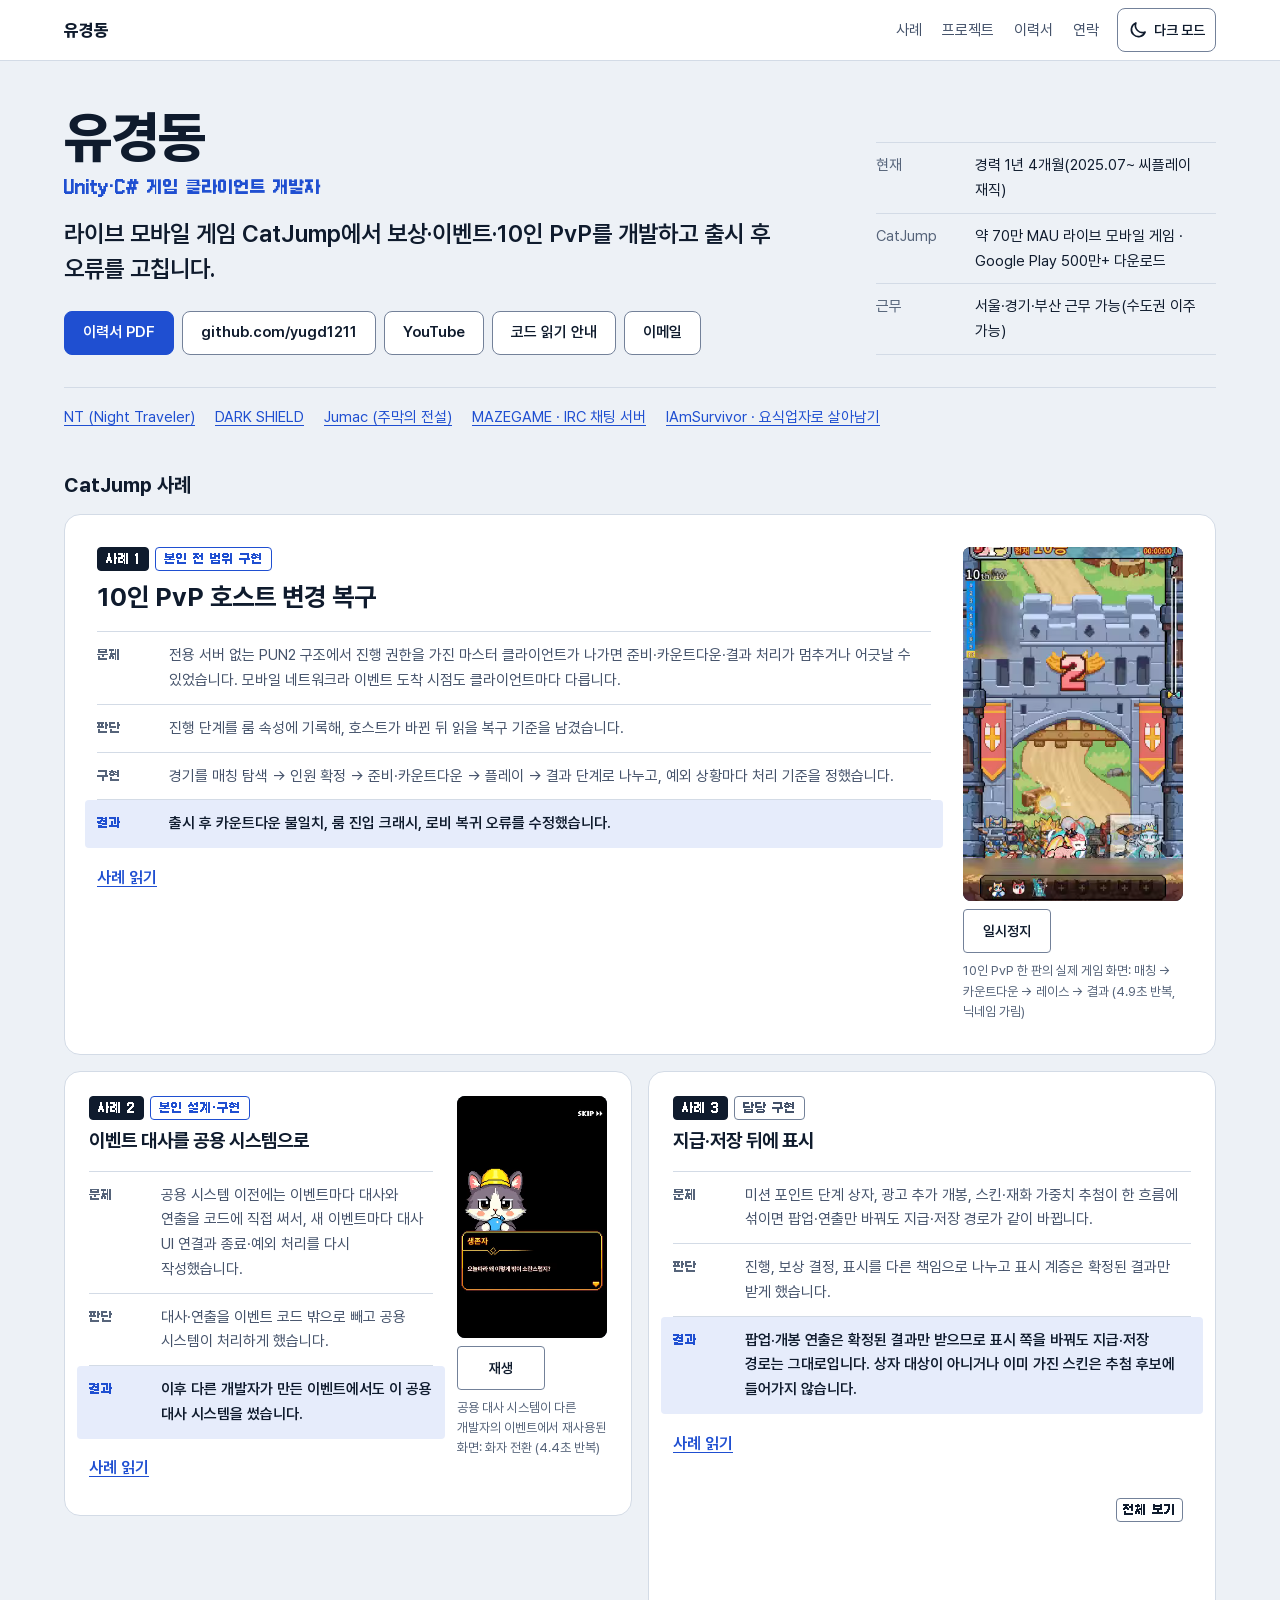
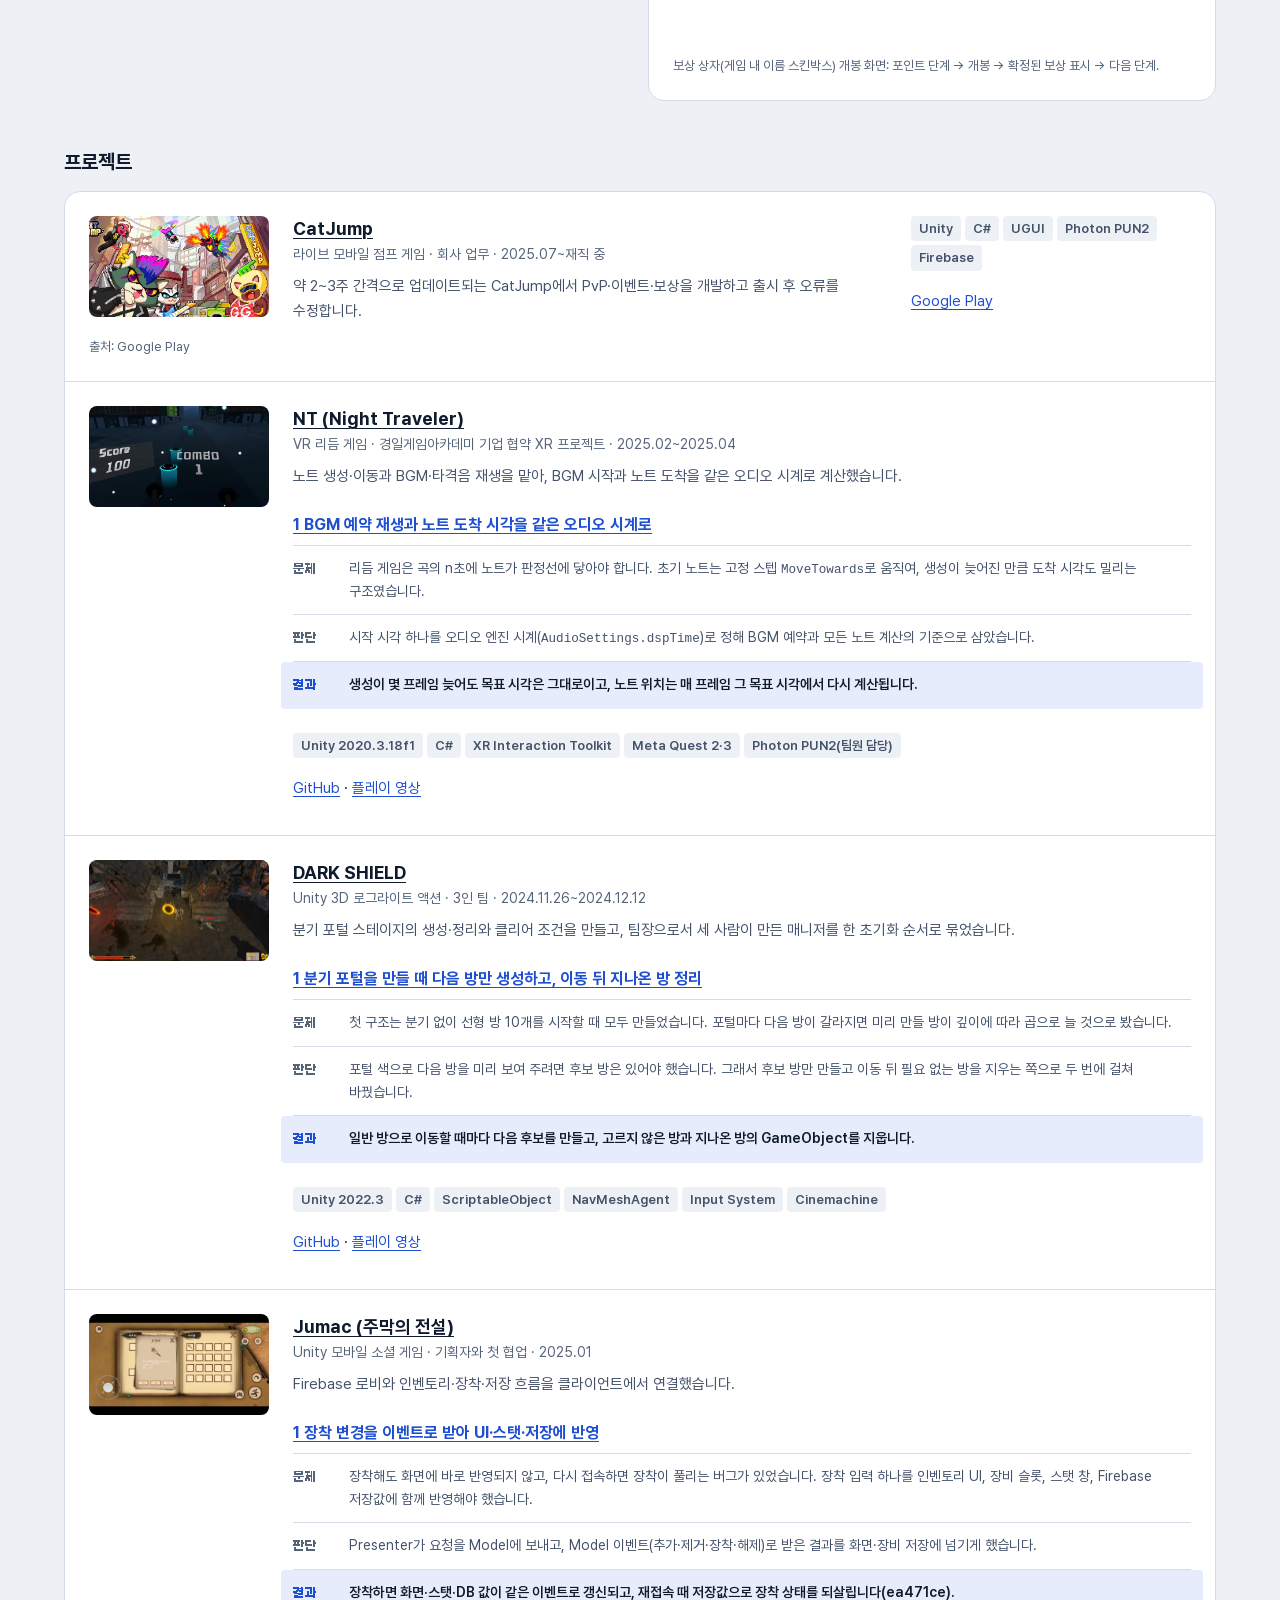
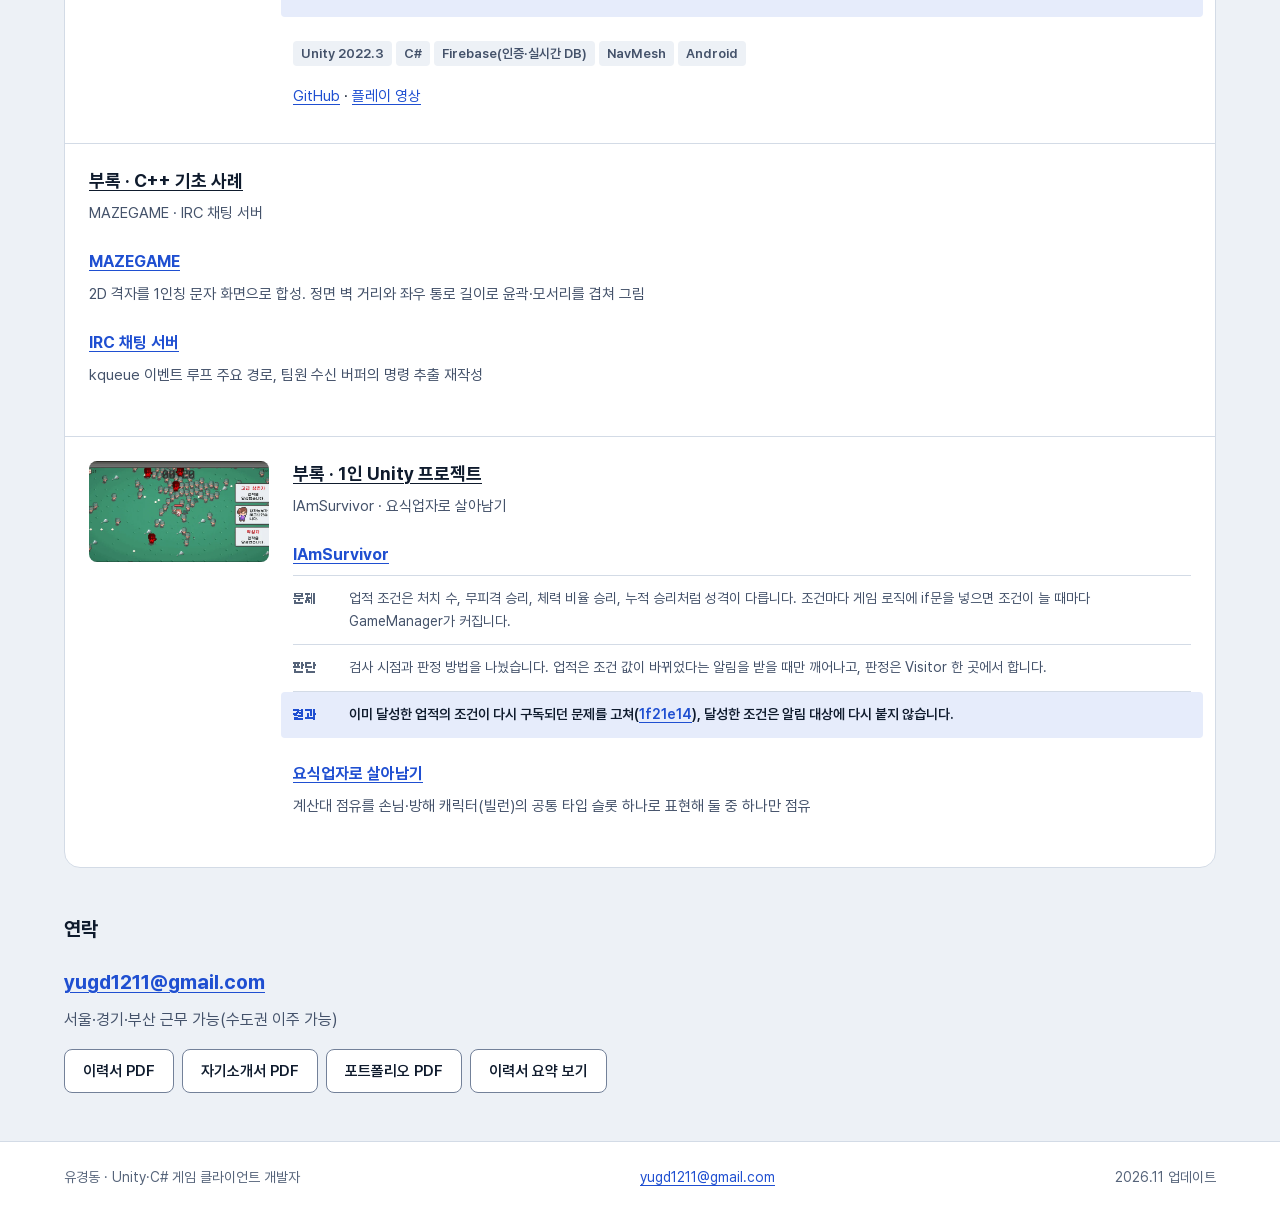
<file: index.html>
<!doctype html><html lang="ko"><head><meta charset="utf-8"><meta name="viewport" content="width=device-width,initial-scale=1"><title>유경동 | Unity⁠·⁠C# 게임 클라이언트 개발자</title><meta name="description" content="라이브 모바일 게임 CatJump(Google Play 500만+ 다운로드)에서 보상·이벤트·10인 PvP를 개발하고 출시 후 오류를 고칩니다."><meta property="og:type" content="website"><meta property="og:title" content="유경동 | Unity·C# 게임 클라이언트 개발자"><meta property="og:description" content="라이브 모바일 게임 CatJump(Google Play 500만+ 다운로드)에서 보상·이벤트·10인 PvP를 개발하고 출시 후 오류를 고칩니다."><meta property="og:image" content="https://yugd1211.github.io/assets/og.png"><meta name="twitter:card" content="summary_large_image"><meta name="theme-color" content="#FFFFFF"><script>(function(){var d=document.documentElement,t=null;try{t=localStorage.getItem('theme')}catch(e){}if(t!=='dark'&&t!=='light')t=window.matchMedia&&matchMedia('(prefers-color-scheme: dark)').matches?'dark':'light';d.setAttribute('data-theme',t);d.className+=' js';if(t==='dark'){var m=document.querySelector('meta[name="theme-color"]');if(m)m.content='#131C2E'}})()</script><style>@media screen{html[data-theme=dark]{background:#0B1220}}</style><link rel="icon" href="favicon.svg" type="image/svg+xml"><link rel="preload" href="assets/fonts/Pretendard-400.woff2" as="font" type="font/woff2" crossorigin><link rel="preload" href="assets/fonts/Pretendard-800.woff2" as="font" type="font/woff2" crossorigin><link rel="stylesheet" href="assets/site.css"></head><body>
<a class="skip" href="#main">본문으로 건너뛰기</a>
<header class="top"><div class="wrap top-in"><a class="brand" href="index.html">유경동</a><div class="top-end"><nav aria-label="주요 메뉴"><a href="index.html#board">사례</a><a href="index.html#work">프로젝트</a><a href="resume.html">이력서</a><a href="mailto:yugd1211@gmail.com">연락</a></nav><button type="button" class="theme-btn" data-theme-toggle aria-pressed="false" aria-label="다크 모드"><svg class="i-moon" viewBox="0 0 24 24" fill="none" stroke="currentColor" stroke-width="2" stroke-linecap="round" stroke-linejoin="round" aria-hidden="true" focusable="false"><path d="M20.5 14.5A8.5 8.5 0 0 1 9.5 3.5a8.5 8.5 0 1 0 11 11z"/></svg><span class="theme-txt">다크 모드</span></button></div></div></header>
<main id="main"><section class="hero wrap" aria-labelledby="name"><div class="hero-id"><h1 id="name" class="name">유경동</h1><p class="role">Unity⁠·⁠C# 게임 클라이언트 개발자</p><p class="statement">라이브 모바일 게임 CatJump에서 보상⁠·⁠이벤트⁠·⁠10인 PvP를 개발하고 출시 후 오류를 고칩니다.</p><p class="actions"><a class="btn primary" href="files/resume.pdf" download>이력서 PDF</a><a class="btn" href="https://github.com/yugd1211">github.com/yugd1211</a><a class="btn" href="https://www.youtube.com/@k_1q2w3e4r">YouTube</a><a class="btn" href="https://github.com/yugd1211/game-client-code-curation">코드 읽기 안내</a><a class="btn" href="mailto:yugd1211@gmail.com">이메일</a></p></div><dl class="facts"><div><dt>현재</dt><dd>경력 1년 4개월(2025.07~ 씨플레이 재직)</dd></div><div><dt>CatJump</dt><dd>약 70만 MAU 라이브 모바일 게임 · Google Play 500만+ 다운로드</dd></div><div><dt>근무</dt><dd>서울⁠·⁠경기⁠·⁠부산 근무 가능(수도권 이주 가능)</dd></div></dl><nav class="project-jump" aria-label="프로젝트 바로가기"><a href="#project-nt">NT (Night Traveler)</a><a href="#project-dark-shield">DARK SHIELD</a><a href="#project-jumac">Jumac (주막의 전설)</a><a href="#project-appendix-1">MAZEGAME · IRC 채팅 서버</a><a href="#project-appendix-2">IAmSurvivor · 요식업자로 살아남기</a></nav></section><section id="board" class="wrap board" aria-labelledby="board-h"><h2 id="board-h" class="sec">CatJump 사례</h2><div class="cards"><article class="card card-lead" aria-labelledby="card-0"><div class="card-text"><p class="chips"><span class="chip chip-key">사례 1</span><span class="chip chip-mine">본인 전 범위 구현</span></p><h3 id="card-0"><a href="projects/catjump.html#case-3">10인 PvP 호스트 변경 복구</a></h3><dl class="verdict"><div class=""><dt>문제</dt><dd>전용 서버 없는 PUN2 구조에서 진행 권한을 가진 마스터 클라이언트가 나가면 준비⁠·⁠카운트다운⁠·⁠결과 처리가 멈추거나 어긋날 수 있었습니다. 모바일 네트워크라 이벤트 도착 시점도 클라이언트마다 다릅니다.</dd></div><div class=""><dt>판단</dt><dd>진행 단계를 룸 속성에 기록해, 호스트가 바뀐 뒤 읽을 복구 기준을 남겼습니다.</dd></div><div class=" is-optional"><dt>구현</dt><dd>경기를 매칭 탐색 → 인원 확정 → 준비⁠·⁠카운트다운 → 플레이 → 결과 단계로 나누고, 예외 상황마다 처리 기준을 정했습니다.</dd></div><div class="is-result"><dt>결과</dt><dd>출시 후 카운트다운 불일치, 룸 진입 크래시, 로비 복귀 오류를 수정했습니다.</dd></div></dl><p class="card-foot"><a class="more" href="projects/catjump.html#case-3">사례 읽기<span class="sr"> : 10인 PvP의 호스트 변경 복구와 순번 카운트다운</span></a></p></div><div class="card-media"><figure class="loop is-portrait" data-loop><div class="loop-frame"><video id="v7" muted loop playsinline controls preload="metadata" poster="assets/media/cj-pvp-loop-poster.webp" width="360" height="580" aria-label="10인 PvP 한 판의 실제 게임 화면: 매칭 → 카운트다운 → 레이스 → 결과 (4.9초 반복, 닉네임 가림)"><source src="assets/media/cj-pvp-loop.webm" type="video/webm"><source src="assets/media/cj-pvp-loop.mp4" type="video/mp4"></video></div><figcaption><button type="button" class="loop-btn" aria-controls="v7" aria-pressed="false" hidden><span class="loop-state">재생</span><span class="sr"> : 10인 PvP 호스트 변경 복구 영상</span></button><span>10인 PvP 한 판의 실제 게임 화면: 매칭 → 카운트다운 → 레이스 → 결과 (4.9초 반복, 닉네임 가림)</span></figcaption></figure></div></article><article class="card" aria-labelledby="card-1"><div class="card-text"><p class="chips"><span class="chip chip-key">사례 2</span><span class="chip chip-mine">본인 설계⁠·⁠구현</span></p><h3 id="card-1"><a href="projects/catjump.html#case-4">이벤트 대사를 공용 시스템으로</a></h3><dl class="verdict"><div class=""><dt>문제</dt><dd>공용 시스템 이전에는 이벤트마다 대사와 연출을 코드에 직접 써서, 새 이벤트마다 대사 UI 연결과 종료⁠·⁠예외 처리를 다시 작성했습니다.</dd></div><div class=""><dt>판단</dt><dd>대사⁠·⁠연출을 이벤트 코드 밖으로 빼고 공용 시스템이 처리하게 했습니다.</dd></div><div class="is-result"><dt>결과</dt><dd>이후 다른 개발자가 만든 이벤트에서도 이 공용 대사 시스템을 썼습니다.</dd></div></dl><p class="card-foot"><a class="more" href="projects/catjump.html#case-4">사례 읽기<span class="sr"> : 이벤트마다 하드코딩하던 대사를 공용 시스템으로</span></a></p></div><div class="card-media"><figure class="loop is-portrait" data-loop><div class="loop-frame"><video id="v8" muted loop playsinline controls preload="metadata" poster="assets/media/cj-dialogue-loop-poster.webp" width="360" height="580" aria-label="공용 대사 시스템이 다른 개발자의 이벤트에서 재사용된 화면: 화자 전환 (4.4초 반복)"><source src="assets/media/cj-dialogue-loop.webm" type="video/webm"><source src="assets/media/cj-dialogue-loop.mp4" type="video/mp4"></video></div><figcaption><button type="button" class="loop-btn" aria-controls="v8" aria-pressed="false" hidden><span class="loop-state">재생</span><span class="sr"> : 이벤트 대사를 공용 시스템으로 영상</span></button><span>공용 대사 시스템이 다른 개발자의 이벤트에서 재사용된 화면: 화자 전환 (4.4초 반복)</span></figcaption></figure></div></article><article class="card media-below" aria-labelledby="card-2"><div class="card-text"><p class="chips"><span class="chip chip-key">사례 3</span><span class="chip">담당 구현</span></p><h3 id="card-2"><a href="projects/catjump.html#case-5">지급⁠·⁠저장 뒤에 표시</a></h3><dl class="verdict"><div class=""><dt>문제</dt><dd>미션 포인트 단계 상자, 광고 추가 개봉, 스킨⁠·⁠재화 가중치 추첨이 한 흐름에 섞이면 팝업⁠·⁠연출만 바꿔도 지급⁠·⁠저장 경로가 같이 바뀝니다.</dd></div><div class=""><dt>판단</dt><dd>진행, 보상 결정, 표시를 다른 책임으로 나누고 표시 계층은 확정된 결과만 받게 했습니다.</dd></div><div class="is-result"><dt>결과</dt><dd>팝업⁠·⁠개봉 연출은 확정된 결과만 받으므로 표시 쪽을 바꿔도 지급⁠·⁠저장 경로는 그대로입니다. 상자 대상이 아니거나 이미 가진 스킨은 추첨 후보에 들어가지 않습니다.</dd></div></dl><p class="card-foot"><a class="more" href="projects/catjump.html#case-5">사례 읽기<span class="sr"> : 보상 지급⁠·⁠저장과 표시를 나누고 추첨 전에 후보 제외</span></a></p></div><div class="card-media"><figure class="fig is-strip card-media"><a class="zoom" href="assets/img/img-1beede-1440.webp"><img src="assets/img/img-1beede-1440.webp" srcset="assets/img/img-1beede-720.webp 720w, assets/img/img-1beede-1440.webp 1440w" sizes="(min-width: 1100px) 860px, calc(100vw - 80px)" width="1440" height="440" loading="lazy" decoding="async" alt="보상 상자(게임 내 이름 스킨박스) 개봉 화면: 포인트 단계 → 개봉 → 확정된 보상 표시 → 다음 단계."><span class="zoom-hint" aria-hidden="true">전체 보기</span></a><figcaption>보상 상자(게임 내 이름 스킨박스) 개봉 화면: 포인트 단계 → 개봉 → 확정된 보상 표시 → 다음 단계.</figcaption></figure></div></article></div></section><section id="work" class="wrap work" aria-labelledby="work-h"><h2 id="work-h" class="sec">프로젝트</h2><ul class="rows"><li class="row" id="project-catjump"><img src="assets/img/img-c89f04-1024.webp" srcset="assets/img/img-c89f04-720.webp 720w, assets/img/img-c89f04-1024.webp 1024w" sizes="(min-width: 640px) 180px, calc(100vw - 82px)" width="1024" height="500" alt="" loading="lazy" decoding="async"><p class="row-src">출처: Google Play</p><div class="row-main"><h3><a href="projects/catjump.html">CatJump</a></h3><p class="row-meta">라이브 모바일 점프 게임 · 회사 업무 · 2025.07~재직 중</p><p class="row-line">약 2~3주 간격으로 업데이트되는 CatJump에서 PvP⁠·⁠이벤트⁠·⁠보상을 개발하고 출시 후 오류를 수정합니다.</p></div><div class="row-side"><ul class="tags" aria-label="기술"><li>Unity</li><li>C#</li><li>UGUI</li><li>Photon PUN2</li><li>Firebase</li></ul><p class="row-links"><a href="https://play.google.com/store/apps/details?id=com.seeplay.catjump&hl=ko">Google Play</a></p></div></li><li class="row" id="project-nt"><img src="assets/img/nt-note-flow-3f25c0-1280.webp" srcset="assets/img/nt-note-flow-3f25c0-720.webp 720w, assets/img/nt-note-flow-3f25c0-1280.webp 1280w" sizes="(min-width: 640px) 180px, calc(100vw - 82px)" width="1280" height="650" alt="" loading="lazy" decoding="async"><div class="row-main"><h3><a href="projects/nt.html">NT (Night Traveler)</a></h3><p class="row-meta">VR 리듬 게임 · 경일게임아카데미 기업 협약 XR 프로젝트 · 2025.02~2025.04</p><p class="row-line">노트 생성⁠·⁠이동과 BGM⁠·⁠타격음 재생을 맡아, BGM 시작과 노트 도착을 같은 오디오 시계로 계산했습니다.</p><section class="row-case"><h4><a href="projects/nt.html#case-11">1 BGM 예약 재생과 노트 도착 시각을 같은 오디오 시계로</a></h4><dl class="verdict"><div class=""><dt>문제</dt><dd>리듬 게임은 곡의 n초에 노트가 판정선에 닿아야 합니다. 초기 노트는 고정 스텝 <code>MoveTowards</code>로 움직여, 생성이 늦어진 만큼 도착 시각도 밀리는 구조였습니다.</dd></div><div class=""><dt>판단</dt><dd>시작 시각 하나를 오디오 엔진 시계(<code>AudioSettings.dspTime</code>)로 정해 BGM 예약과 모든 노트 계산의 기준으로 삼았습니다.</dd></div><div class="is-result"><dt>결과</dt><dd>생성이 몇 프레임 늦어도 목표 시각은 그대로이고, 노트 위치는 매 프레임 그 목표 시각에서 다시 계산됩니다.</dd></div></dl></section></div><div class="row-side"><ul class="tags" aria-label="기술"><li>Unity 2020.3.18f1</li><li>C#</li><li>XR Interaction Toolkit</li><li>Meta Quest 2⁠·⁠3</li><li>Photon PUN2(팀원 담당)</li></ul><p class="row-links"><a href="https://github.com/KGAMeta8PreCollaboration/NT">GitHub</a> · <a href="https://www.youtube.com/watch?v=CWxrNejLBVg">플레이 영상</a></p></div></li><li class="row" id="project-dark-shield"><img src="assets/img/ds_07_branch_portals_f2_hero-8480be-1182.webp" srcset="assets/img/ds_07_branch_portals_f2_hero-8480be-720.webp 720w, assets/img/ds_07_branch_portals_f2_hero-8480be-1182.webp 1182w" sizes="(min-width: 640px) 180px, calc(100vw - 82px)" width="1182" height="665" alt="" loading="lazy" decoding="async"><div class="row-main"><h3><a href="projects/dark-shield.html">DARK SHIELD</a></h3><p class="row-meta">Unity 3D 로그라이트 액션 · 3인 팀 · 2024.11.26~2024.12.12</p><p class="row-line">분기 포털 스테이지의 생성⁠·⁠정리와 클리어 조건을 만들고, 팀장으로서 세 사람이 만든 매니저를 한 초기화 순서로 묶었습니다.</p><section class="row-case"><h4><a href="projects/dark-shield.html#case-13">1 분기 포털을 만들 때 다음 방만 생성하고, 이동 뒤 지나온 방 정리</a></h4><dl class="verdict"><div class=""><dt>문제</dt><dd>첫 구조는 분기 없이 선형 방 10개를 시작할 때 모두 만들었습니다. 포털마다 다음 방이 갈라지면 미리 만들 방이 깊이에 따라 곱으로 늘 것으로 봤습니다.</dd></div><div class=""><dt>판단</dt><dd>포털 색으로 다음 방을 미리 보여 주려면 후보 방은 있어야 했습니다. 그래서 후보 방만 만들고 이동 뒤 필요 없는 방을 지우는 쪽으로 두 번에 걸쳐 바꿨습니다.</dd></div><div class="is-result"><dt>결과</dt><dd>일반 방으로 이동할 때마다 다음 후보를 만들고, 고르지 않은 방과 지나온 방의 GameObject를 지웁니다.</dd></div></dl></section></div><div class="row-side"><ul class="tags" aria-label="기술"><li>Unity 2022.3</li><li>C#</li><li>ScriptableObject</li><li>NavMeshAgent</li><li>Input System</li><li>Cinemachine</li></ul><p class="row-links"><a href="https://github.com/yugd1211/DarkShield">GitHub</a> · <a href="https://youtu.be/SM46vrXvTMY">플레이 영상</a></p></div></li><li class="row" id="project-jumac"><img src="assets/media/jm_inventory_equip-poster.webp" srcset="assets/media/jm_inventory_equip-poster.webp 960w" sizes="(min-width: 640px) 180px, calc(100vw - 82px)" width="960" height="540" alt="" loading="lazy" decoding="async"><div class="row-main"><h3><a href="projects/jumac.html">Jumac (주막의 전설)</a></h3><p class="row-meta">Unity 모바일 소셜 게임 · 기획자와 첫 협업 · 2025.01</p><p class="row-line">Firebase 로비와 인벤토리⁠·⁠장착⁠·⁠저장 흐름을 클라이언트에서 연결했습니다.</p><section class="row-case"><h4><a href="projects/jumac.html#case-15">1 장착 변경을 이벤트로 받아 UI⁠·⁠스탯⁠·⁠저장에 반영</a></h4><dl class="verdict"><div class=""><dt>문제</dt><dd>장착해도 화면에 바로 반영되지 않고, 다시 접속하면 장착이 풀리는 버그가 있었습니다. 장착 입력 하나를 인벤토리 UI, 장비 슬롯, 스탯 창, Firebase 저장값에 함께 반영해야 했습니다.</dd></div><div class=""><dt>판단</dt><dd>Presenter가 요청을 Model에 보내고, Model 이벤트(추가⁠·⁠제거⁠·⁠장착⁠·⁠해제)로 받은 결과를 화면⁠·⁠장비 저장에 넘기게 했습니다.</dd></div><div class="is-result"><dt>결과</dt><dd>장착하면 화면⁠·⁠스탯⁠·⁠DB 값이 같은 이벤트로 갱신되고, 재접속 때 저장값으로 장착 상태를 되살립니다(ea471ce).</dd></div></dl></section></div><div class="row-side"><ul class="tags" aria-label="기술"><li>Unity 2022.3</li><li>C#</li><li>Firebase(인증⁠·⁠실시간 DB)</li><li>NavMesh</li><li>Android</li></ul><p class="row-links"><a href="https://github.com/KGAMeta8PreCollaboration/JumacGame">GitHub</a> · <a href="https://www.youtube.com/watch?v=NUXAidD4nL0">플레이 영상</a></p></div></li><li class="row row-no-thumb" id="project-appendix-1"><div class="row-main"><h3><a href="projects/appendix-1.html">부록 · C++ 기초 사례</a></h3><p class="row-meta"></p><p class="row-line">MAZEGAME · IRC 채팅 서버</p><section class="row-case"><h4><a href="projects/appendix-1.html#case-18-1">MAZEGAME</a></h4><p>2D 격자를 1인칭 문자 화면으로 합성. 정면 벽 거리와 좌우 통로 길이로 윤곽⁠·⁠모서리를 겹쳐 그림</p></section><section class="row-case"><h4><a href="projects/appendix-1.html#case-18-2">IRC 채팅 서버</a></h4><p>kqueue 이벤트 루프 주요 경로, 팀원 수신 버퍼의 명령 추출 재작성</p></section></div><div class="row-side"></div></li><li class="row" id="project-appendix-2"><img src="assets/img/iamsurvivor-achievement-notice-0531f9-1080.webp" srcset="assets/img/iamsurvivor-achievement-notice-0531f9-720.webp 720w, assets/img/iamsurvivor-achievement-notice-0531f9-1080.webp 1080w" sizes="(min-width: 640px) 180px, calc(100vw - 82px)" width="1080" height="568" alt="" loading="lazy" decoding="async"><div class="row-main"><h3><a href="projects/appendix-2.html">부록 · 1인 Unity 프로젝트</a></h3><p class="row-meta"></p><p class="row-line">IAmSurvivor · 요식업자로 살아남기</p><section class="row-case"><h4><a href="projects/appendix-2.html#case-19-1">IAmSurvivor</a></h4><dl class="verdict"><div class=""><dt>문제</dt><dd>업적 조건은 처치 수, 무피격 승리, 체력 비율 승리, 누적 승리처럼 성격이 다릅니다. 조건마다 게임 로직에 if문을 넣으면 조건이 늘 때마다 GameManager가 커집니다.</dd></div><div class=""><dt>판단</dt><dd>검사 시점과 판정 방법을 나눴습니다. 업적은 조건 값이 바뀌었다는 알림을 받을 때만 깨어나고, 판정은 Visitor 한 곳에서 합니다.</dd></div><div class="is-result"><dt>결과</dt><dd>이미 달성한 업적의 조건이 다시 구독되던 문제를 고쳐(<a href="https://github.com/yugd1211/IAmSurvivor/commit/1f21e14">1f21e14</a>), 달성한 조건은 알림 대상에 다시 붙지 않습니다.</dd></div></dl></section><section class="row-case"><h4><a href="projects/appendix-2.html#case-19-2">요식업자로 살아남기</a></h4><p>계산대 점유를 손님⁠·⁠방해 캐릭터(빌런)의 공통 타입 슬롯 하나로 표현해 둘 중 하나만 점유</p></section></div><div class="row-side"></div></li></ul></section><section class="wrap contact" aria-labelledby="contact-h"><h2 id="contact-h" class="sec">연락</h2><p><a class="email" href="mailto:yugd1211@gmail.com">yugd1211@gmail.com</a></p><p class="contact-fact">서울⁠·⁠경기⁠·⁠부산 근무 가능(수도권 이주 가능)</p><p class="actions"><a class="btn" href="files/resume.pdf" download>이력서 PDF</a><a class="btn" href="files/cover-letter.pdf" download>자기소개서 PDF</a><a class="btn" href="files/portfolio.pdf" download>포트폴리오 PDF</a><a class="btn" href="resume.html">이력서 요약 보기</a></p></section></main>
<footer class="foot"><div class="wrap foot-in"><p>유경동 · Unity⁠·⁠C# 게임 클라이언트 개발자</p><p><a href="mailto:yugd1211@gmail.com">yugd1211@gmail.com</a></p><p>2026.11 업데이트</p></div></footer>
<script src="assets/media.js" defer></script>
</body></html>
</file>
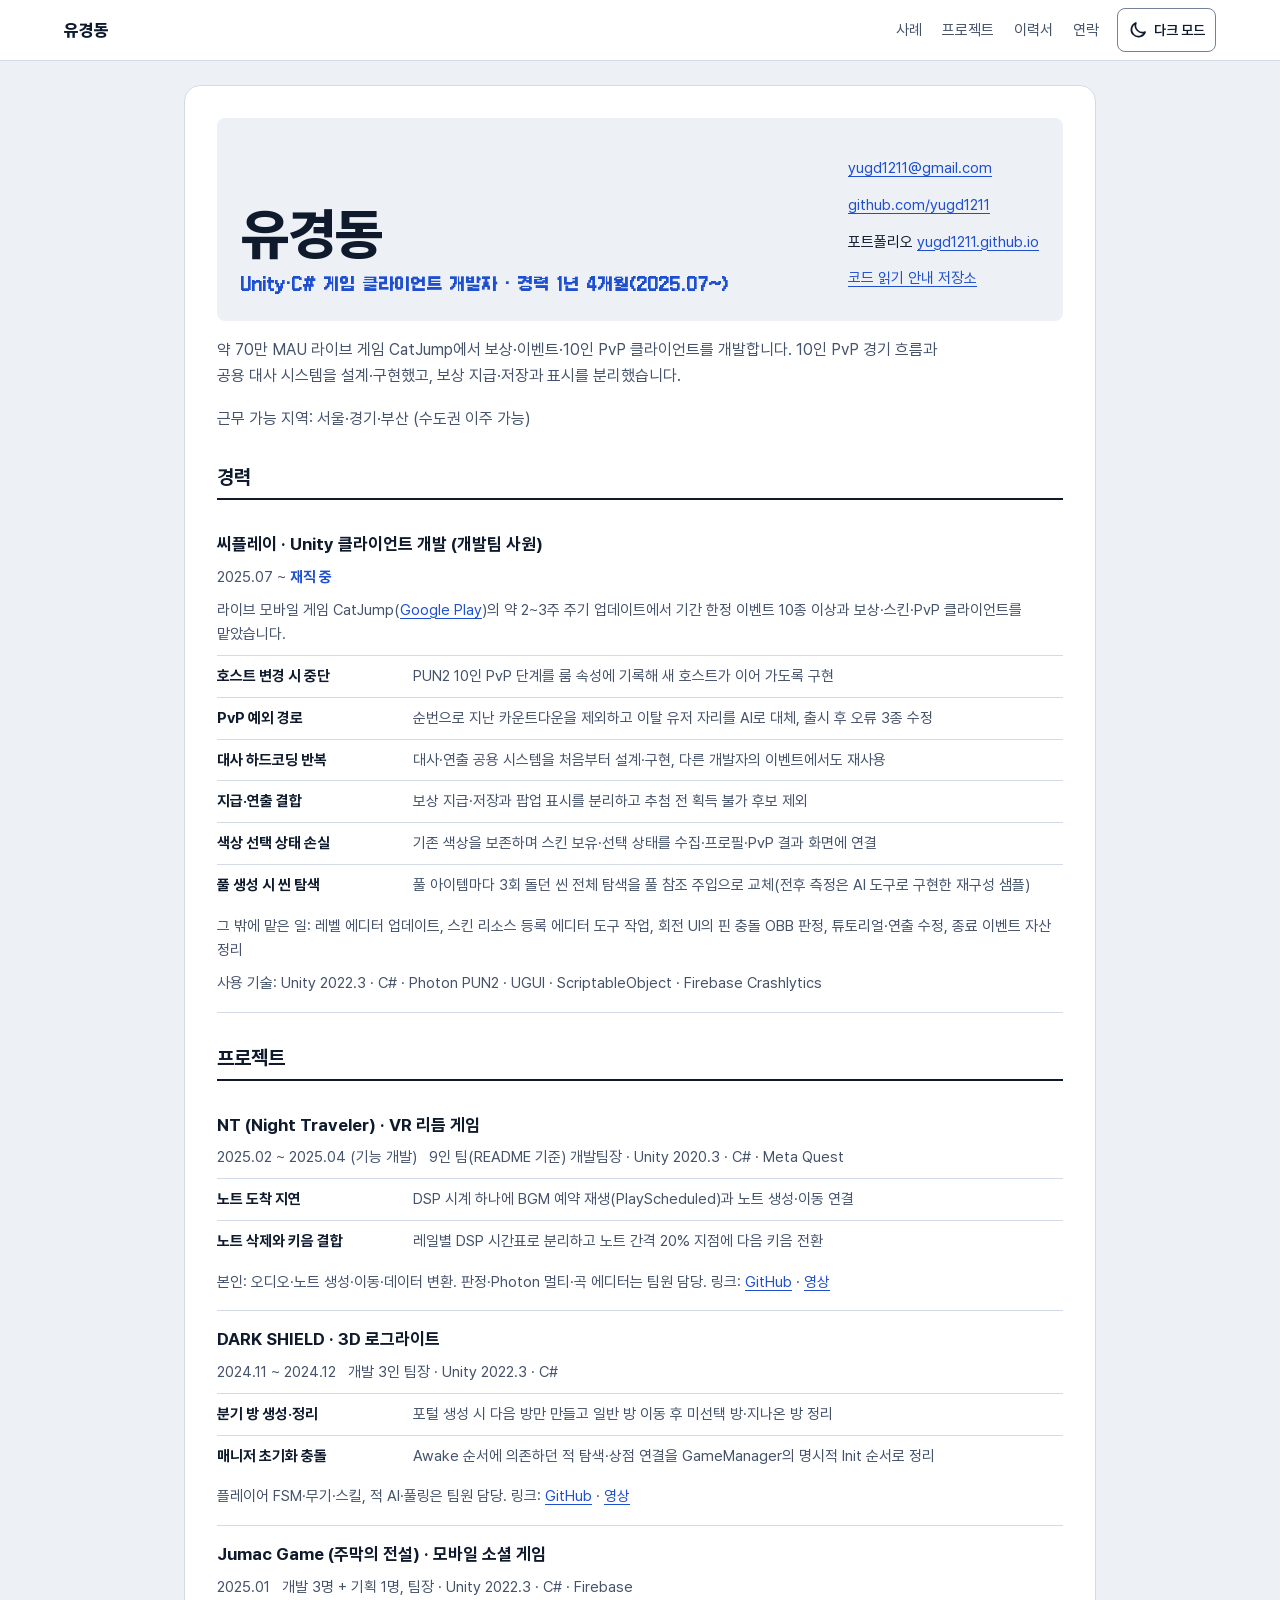
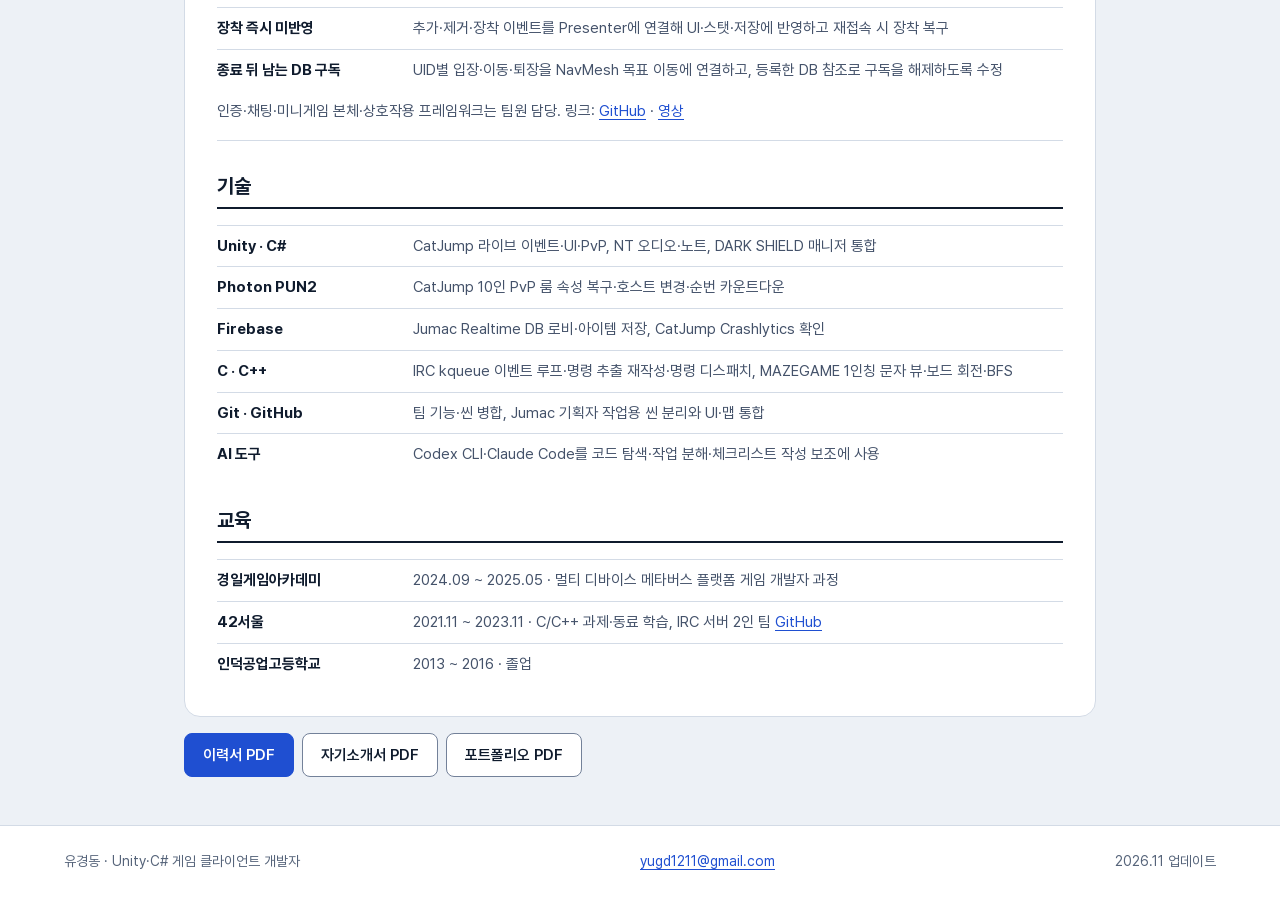
<file: resume.html>
<!doctype html><html lang="ko"><head><meta charset="utf-8"><meta name="viewport" content="width=device-width,initial-scale=1"><title>이력서 | 유경동</title><meta name="description" content="Unity·C# 게임 클라이언트 개발자 · 경력 1년 4개월(2025.07~)"><meta property="og:type" content="website"><meta property="og:title" content="이력서 | 유경동"><meta property="og:description" content="Unity·C# 게임 클라이언트 개발자 · 경력 1년 4개월(2025.07~)"><meta property="og:image" content="https://yugd1211.github.io/assets/og.png"><meta name="twitter:card" content="summary_large_image"><meta name="theme-color" content="#FFFFFF"><script>(function(){var d=document.documentElement,t=null;try{t=localStorage.getItem('theme')}catch(e){}if(t!=='dark'&&t!=='light')t=window.matchMedia&&matchMedia('(prefers-color-scheme: dark)').matches?'dark':'light';d.setAttribute('data-theme',t);d.className+=' js';if(t==='dark'){var m=document.querySelector('meta[name="theme-color"]');if(m)m.content='#131C2E'}})()</script><style>@media screen{html[data-theme=dark]{background:#0B1220}}</style><link rel="icon" href="favicon.svg" type="image/svg+xml"><link rel="preload" href="assets/fonts/Pretendard-400.woff2" as="font" type="font/woff2" crossorigin><link rel="preload" href="assets/fonts/Pretendard-800.woff2" as="font" type="font/woff2" crossorigin><link rel="stylesheet" href="assets/site.css"></head><body>
<a class="skip" href="#main">본문으로 건너뛰기</a>
<header class="top"><div class="wrap top-in"><a class="brand" href="index.html">유경동</a><div class="top-end"><nav aria-label="주요 메뉴"><a href="index.html#board">사례</a><a href="index.html#work">프로젝트</a><a href="resume.html">이력서</a><a href="mailto:yugd1211@gmail.com">연락</a></nav><button type="button" class="theme-btn" data-theme-toggle aria-pressed="false" aria-label="다크 모드"><svg class="i-moon" viewBox="0 0 24 24" fill="none" stroke="currentColor" stroke-width="2" stroke-linecap="round" stroke-linejoin="round" aria-hidden="true" focusable="false"><path d="M20.5 14.5A8.5 8.5 0 0 1 9.5 3.5a8.5 8.5 0 1 0 11 11z"/></svg><span class="theme-txt">다크 모드</span></button></div></div></header>
<main id="main" class="wrap resume-page"><article class="sheet resume" aria-labelledby="resume-h"><header class="hd"><div><h1 class="name" id="resume-h">유경동</h1><p>Unity⁠·⁠C# 게임 클라이언트 개발자 · 경력 1년 4개월(2025.07~)</p></div><ul>
<li><a href="mailto:yugd1211@gmail.com">yugd1211@gmail.com</a></li>
<li><a href="https://github.com/yugd1211">github.com/yugd1211</a></li>
<li>포트폴리오 <a href="https://yugd1211.github.io/">yugd1211.github.io</a></li>
<li><a href="https://github.com/yugd1211/game-client-code-curation">코드 읽기 안내 저장소</a></li>
</ul></header>
<p>약 70만 MAU 라이브 게임 CatJump에서 보상⁠·⁠이벤트⁠·⁠10인 PvP 클라이언트를 개발합니다.
10인 PvP 경기 흐름과 공용 대사 시스템을 설계⁠·⁠구현했고, 보상 지급⁠·⁠저장과 표시를 분리했습니다.</p>
<p>근무 가능 지역: 서울⁠·⁠경기⁠·⁠부산 (수도권 이주 가능)</p>
<h2 class="sec" id="경력">경력</h2>
<section class="entry"><div class="entry-main"><h3 id="씨플레이-·-unity-클라이언트-개발-개발팀-사원">씨플레이 · Unity 클라이언트 개발 (개발팀 사원)</h3><p class="entry-meta"><span class="entry-date">2025.07 ~ <span class="current">재직 중</span></span><span class="entry-description"></span></p>
<p>라이브 모바일 게임 CatJump(<a href="https://play.google.com/store/apps/details?id=com.seeplay.catjump">Google Play</a>)의 약 2~3주 주기 업데이트에서 기간 한정 이벤트 10종 이상과 보상⁠·⁠스킨⁠·⁠PvP 클라이언트를 맡았습니다.</p>
<ul>
<li class="pd"><strong>호스트 변경 시 중단</strong><span> PUN2 10인 PvP 단계를 룸 속성에 기록해 새 호스트가 이어 가도록 구현</span></li>
<li class="pd"><strong>PvP 예외 경로</strong><span> 순번으로 지난 카운트다운을 제외하고 이탈 유저 자리를 AI로 대체, 출시 후 오류 3종 수정</span></li>
<li class="pd"><strong>대사 하드코딩 반복</strong><span> 대사⁠·⁠연출 공용 시스템을 처음부터 설계⁠·⁠구현, 다른 개발자의 이벤트에서도 재사용</span></li>
<li class="pd"><strong>지급⁠·⁠연출 결합</strong><span> 보상 지급⁠·⁠저장과 팝업 표시를 분리하고 추첨 전 획득 불가 후보 제외</span></li>
<li class="pd"><strong>색상 선택 상태 손실</strong><span> 기존 색상을 보존하며 스킨 보유⁠·⁠선택 상태를 수집⁠·⁠프로필⁠·⁠PvP 결과 화면에 연결</span></li>
<li class="pd"><strong>풀 생성 시 씬 탐색</strong><span> 풀 아이템마다 3회 돌던 씬 전체 탐색을 풀 참조 주입으로 교체(전후 측정은 AI 도구로 구현한 재구성 샘플)</span></li>
</ul>
<p>그 밖에 맡은 일: 레벨 에디터 업데이트, 스킨 리소스 등록 에디터 도구 작업, 회전 UI의 핀 충돌 OBB 판정, 튜토리얼⁠·⁠연출 수정, 종료 이벤트 자산 정리</p>
<p>사용 기술: Unity 2022.3 · C# · Photon PUN2 · UGUI · ScriptableObject · Firebase Crashlytics</p>
</div></section><h2 class="sec" id="프로젝트">프로젝트</h2>
<section class="entry"><div class="entry-main"><h3 id="nt-night-traveler-·-vr-리듬-게임">NT (Night Traveler) · VR 리듬 게임</h3><p class="entry-meta"><span class="entry-date">2025.02 ~ 2025.04 (기능 개발)</span><span class="entry-description">9인 팀(README 기준) 개발팀장 · Unity 2020.3 · C# · Meta Quest</span></p>
<ul>
<li class="pd"><strong>노트 도착 지연</strong><span> DSP 시계 하나에 BGM 예약 재생(PlayScheduled)과 노트 생성⁠·⁠이동 연결</span></li>
<li class="pd"><strong>노트 삭제와 키음 결합</strong><span> 레일별 DSP 시간표로 분리하고 노트 간격 20% 지점에 다음 키음 전환</span></li>
</ul>
<p>본인: 오디오⁠·⁠노트 생성⁠·⁠이동⁠·⁠데이터 변환. 판정⁠·⁠Photon 멀티⁠·⁠곡 에디터는 팀원 담당.
링크: <a href="https://github.com/KGAMeta8PreCollaboration/NT">GitHub</a> · <a href="https://www.youtube.com/watch?v=CWxrNejLBVg">영상</a></p>
</div></section><section class="entry"><div class="entry-main"><h3 id="dark-shield-·-3d-로그라이트">DARK SHIELD · 3D 로그라이트</h3><p class="entry-meta"><span class="entry-date">2024.11 ~ 2024.12</span><span class="entry-description">개발 3인 팀장 · Unity 2022.3 · C#</span></p>
<ul>
<li class="pd"><strong>분기 방 생성⁠·⁠정리</strong><span> 포털 생성 시 다음 방만 만들고 일반 방 이동 후 미선택 방⁠·⁠지나온 방 정리</span></li>
<li class="pd"><strong>매니저 초기화 충돌</strong><span> Awake 순서에 의존하던 적 탐색⁠·⁠상점 연결을 GameManager의 명시적 Init 순서로 정리</span></li>
</ul>
<p>플레이어 FSM⁠·⁠무기⁠·⁠스킬, 적 AI⁠·⁠풀링은 팀원 담당.
링크: <a href="https://github.com/yugd1211/DarkShield">GitHub</a> · <a href="https://youtu.be/SM46vrXvTMY">영상</a></p>
</div></section><section class="entry"><div class="entry-main"><h3 id="jumac-game-주막의-전설-·-모바일-소셜-게임">Jumac Game (주막의 전설) · 모바일 소셜 게임</h3><p class="entry-meta"><span class="entry-date">2025.01</span><span class="entry-description">개발 3명 + 기획 1명, 팀장 · Unity 2022.3 · C# · Firebase</span></p>
<ul>
<li class="pd"><strong>장착 즉시 미반영</strong><span> 추가⁠·⁠제거⁠·⁠장착 이벤트를 Presenter에 연결해 UI⁠·⁠스탯⁠·⁠저장에 반영하고 재접속 시 장착 복구</span></li>
<li class="pd"><strong>종료 뒤 남는 DB 구독</strong><span> UID별 입장⁠·⁠이동⁠·⁠퇴장을 NavMesh 목표 이동에 연결하고, 등록한 DB 참조로 구독을 해제하도록 수정</span></li>
</ul>
<p>인증⁠·⁠채팅⁠·⁠미니게임 본체⁠·⁠상호작용 프레임워크는 팀원 담당.
링크: <a href="https://github.com/KGAMeta8PreCollaboration/JumacGame">GitHub</a> · <a href="https://www.youtube.com/watch?v=NUXAidD4nL0">영상</a></p>
</div></section><h2 class="sec" id="기술">기술</h2>
<ul>
<li class="pd"><strong>Unity · C#</strong><span> CatJump 라이브 이벤트⁠·⁠UI⁠·⁠PvP, NT 오디오⁠·⁠노트, DARK SHIELD 매니저 통합</span></li>
<li class="pd"><strong>Photon PUN2</strong><span> CatJump 10인 PvP 룸 속성 복구⁠·⁠호스트 변경⁠·⁠순번 카운트다운</span></li>
<li class="pd"><strong>Firebase</strong><span> Jumac Realtime DB 로비⁠·⁠아이템 저장, CatJump Crashlytics 확인</span></li>
<li class="pd"><strong>C · C++</strong><span> IRC kqueue 이벤트 루프⁠·⁠명령 추출 재작성⁠·⁠명령 디스패치, MAZEGAME 1인칭 문자 뷰⁠·⁠보드 회전⁠·⁠BFS</span></li>
<li class="pd"><strong>Git · GitHub</strong><span> 팀 기능⁠·⁠씬 병합, Jumac 기획자 작업용 씬 분리와 UI⁠·⁠맵 통합</span></li>
<li class="pd"><strong>AI 도구</strong><span> Codex CLI⁠·⁠Claude Code를 코드 탐색⁠·⁠작업 분해⁠·⁠체크리스트 작성 보조에 사용</span></li>
</ul>
<h2 class="sec" id="교육">교육</h2>
<ul>
<li class="pd"><strong>경일게임아카데미</strong><span> 2024.09 ~ 2025.05 · 멀티 디바이스 메타버스 플랫폼 게임 개발자 과정</span></li>
<li class="pd"><strong>42서울</strong><span> 2021.11 ~ 2023.11 · C/C++ 과제⁠·⁠동료 학습, IRC 서버 2인 팀 <a href="https://github.com/irssiServer/irc_server">GitHub</a></span></li>
<li class="pd"><strong>인덕공업고등학교</strong><span> 2013 ~ 2016 · 졸업</span></li>
</ul>
</article><p class="actions resume-actions"><a class="btn primary" href="files/resume.pdf" download>이력서 PDF</a><a class="btn" href="files/cover-letter.pdf" download>자기소개서 PDF</a><a class="btn" href="files/portfolio.pdf" download>포트폴리오 PDF</a></p></main>
<footer class="foot"><div class="wrap foot-in"><p>유경동 · Unity⁠·⁠C# 게임 클라이언트 개발자</p><p><a href="mailto:yugd1211@gmail.com">yugd1211@gmail.com</a></p><p>2026.11 업데이트</p></div></footer>
<script src="assets/media.js" defer></script>
</body></html>
</file>
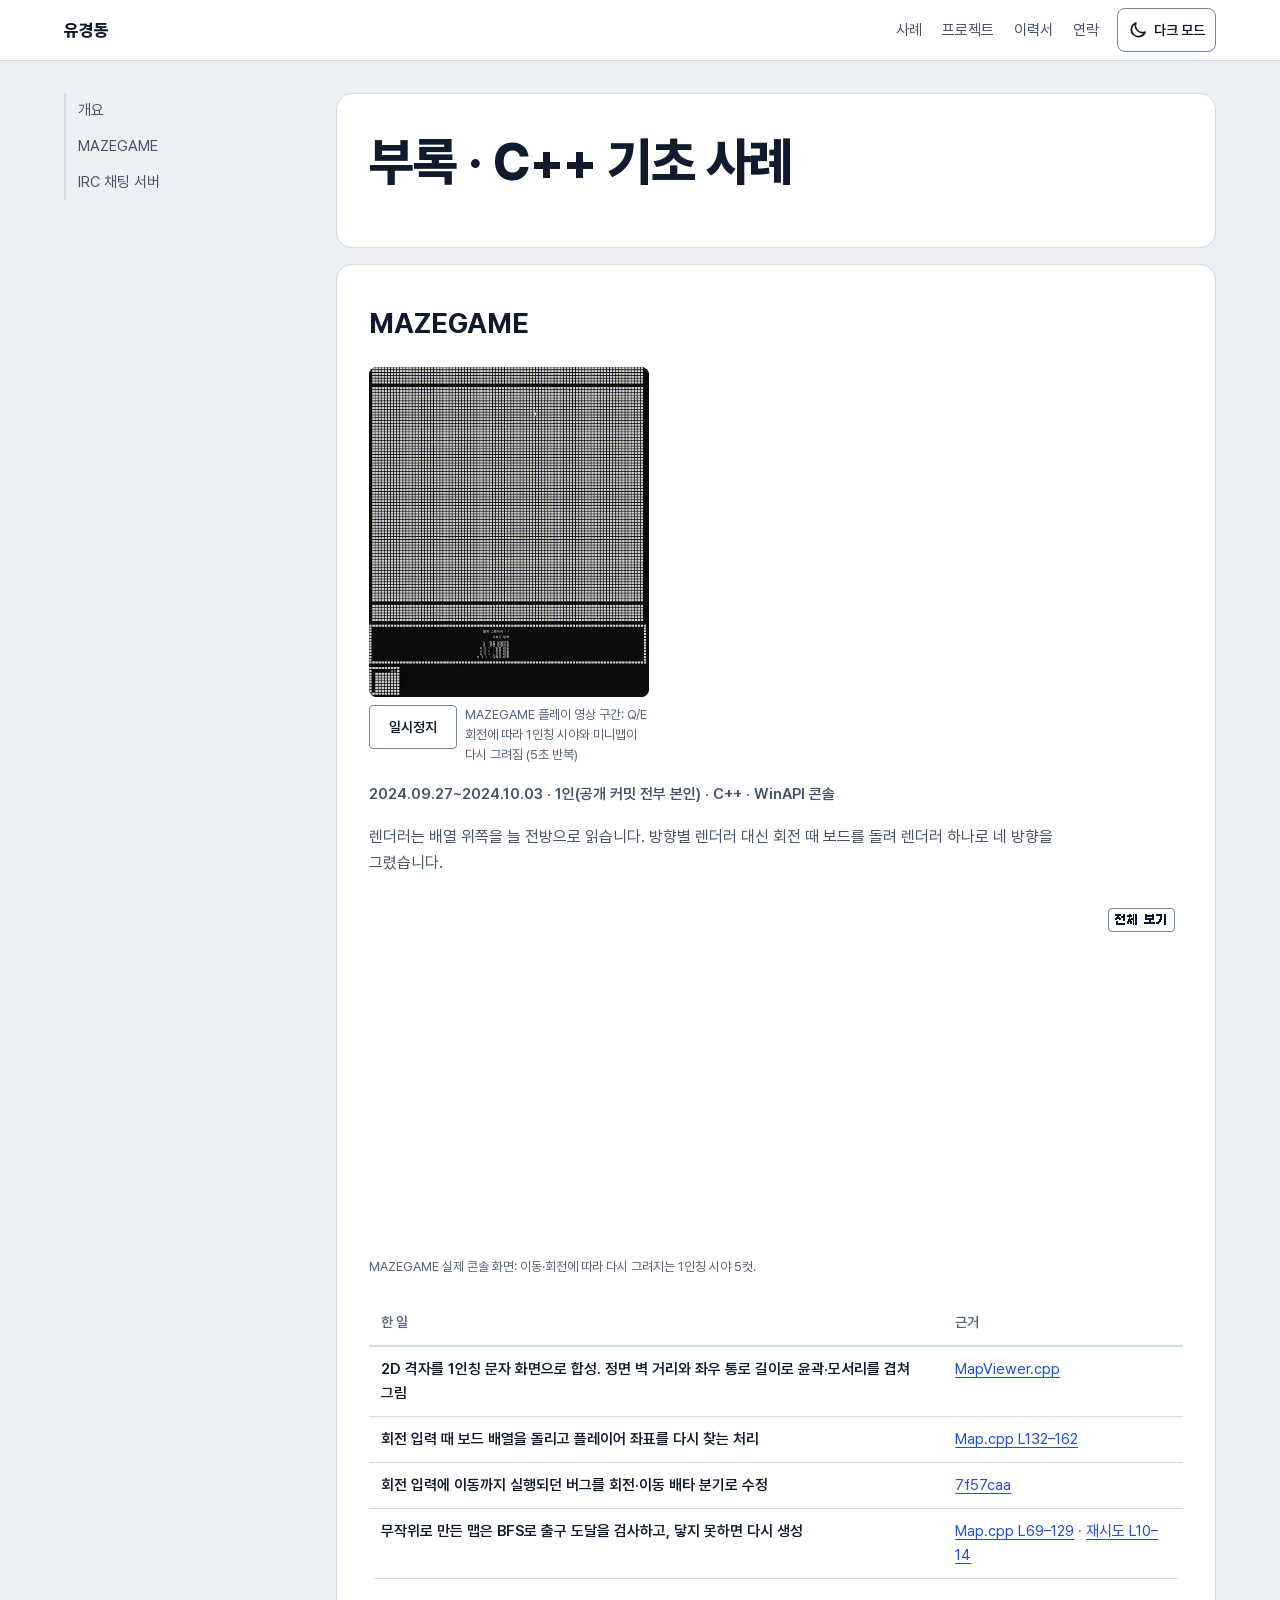
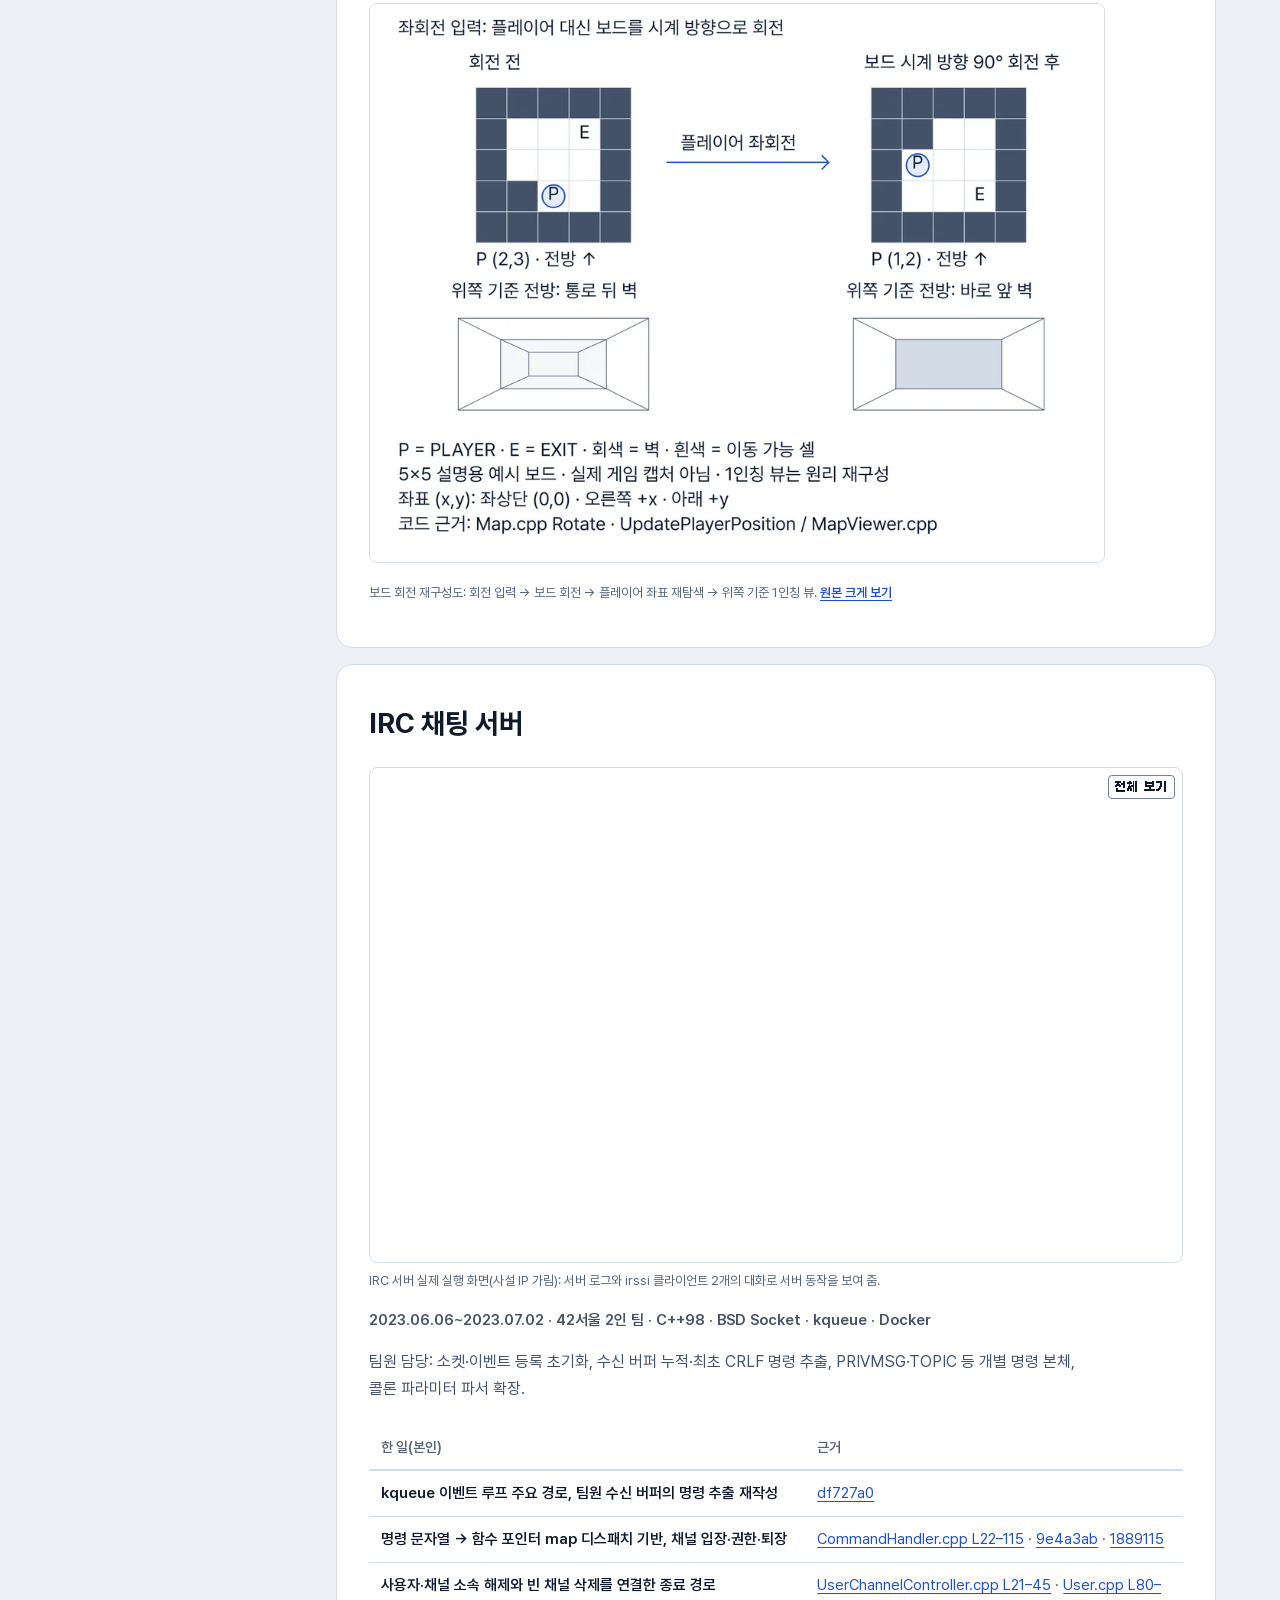
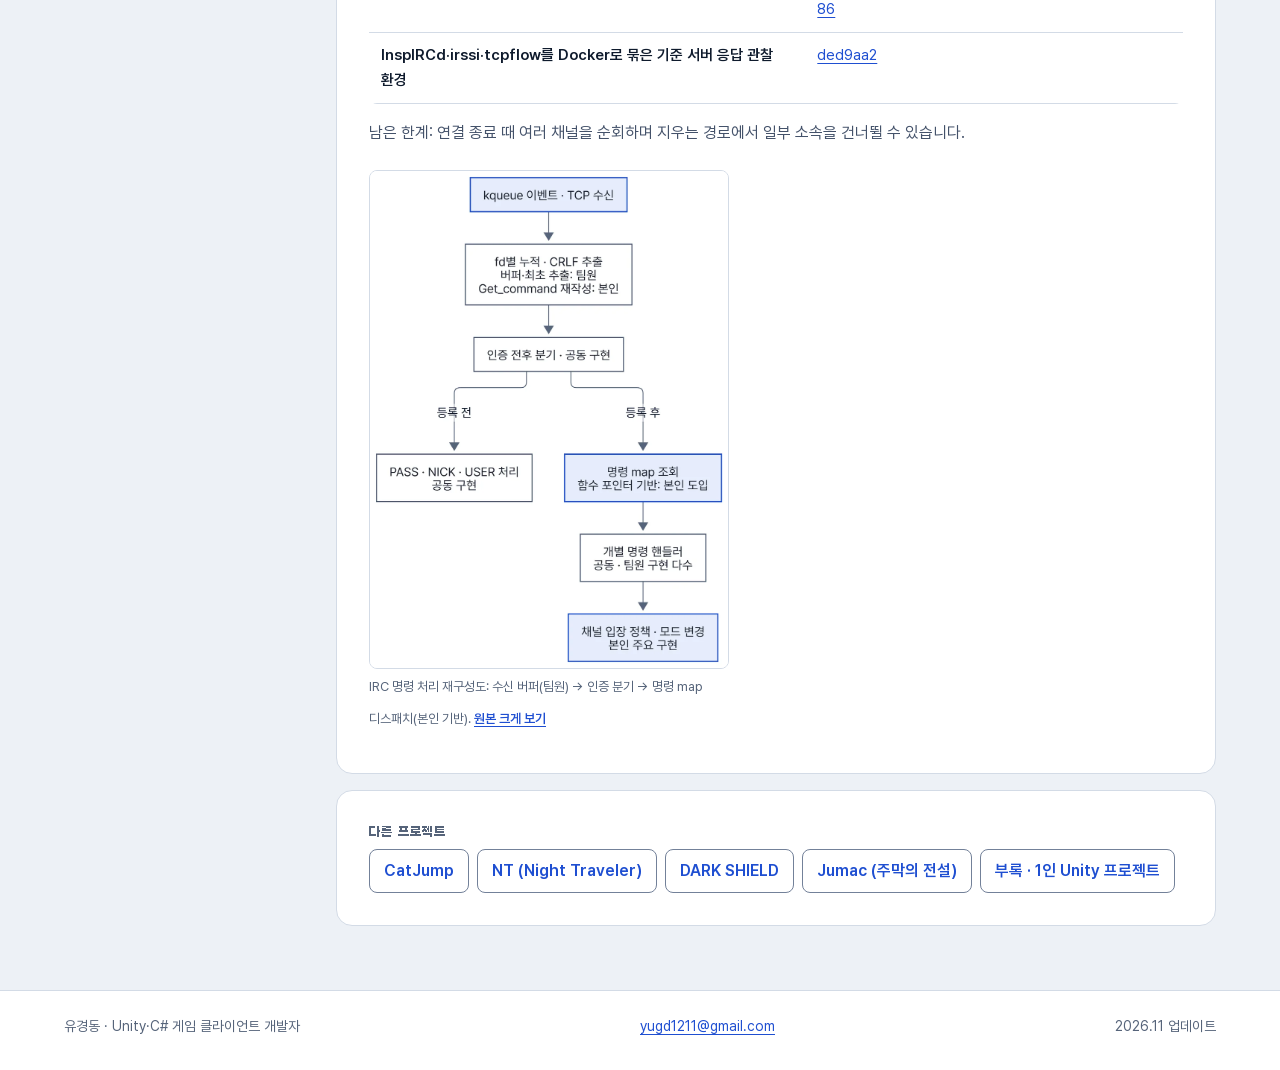
<file: projects/appendix-1.html>
<!doctype html><html lang="ko"><head><meta charset="utf-8"><meta name="viewport" content="width=device-width,initial-scale=1"><title>부록 · C++ 기초 사례 | 유경동</title><meta name="description" content="부록 · C++ 기초 사례"><meta property="og:type" content="website"><meta property="og:title" content="부록 · C++ 기초 사례 | 유경동"><meta property="og:description" content="부록 · C++ 기초 사례"><meta property="og:image" content="https://yugd1211.github.io/assets/og.png"><meta name="twitter:card" content="summary_large_image"><meta name="theme-color" content="#FFFFFF"><script>(function(){var d=document.documentElement,t=null;try{t=localStorage.getItem('theme')}catch(e){}if(t!=='dark'&&t!=='light')t=window.matchMedia&&matchMedia('(prefers-color-scheme: dark)').matches?'dark':'light';d.setAttribute('data-theme',t);d.className+=' js';if(t==='dark'){var m=document.querySelector('meta[name="theme-color"]');if(m)m.content='#131C2E'}})()</script><style>@media screen{html[data-theme=dark]{background:#0B1220}}</style><link rel="icon" href="../favicon.svg" type="image/svg+xml"><link rel="preload" href="../assets/fonts/Pretendard-400.woff2" as="font" type="font/woff2" crossorigin><link rel="preload" href="../assets/fonts/Pretendard-800.woff2" as="font" type="font/woff2" crossorigin><link rel="stylesheet" href="../assets/site.css"></head><body>
<a class="skip" href="#main">본문으로 건너뛰기</a>
<header class="top"><div class="wrap top-in"><a class="brand" href="../index.html">유경동</a><div class="top-end"><nav aria-label="주요 메뉴"><a href="../index.html#board">사례</a><a href="../index.html#work">프로젝트</a><a href="../resume.html">이력서</a><a href="mailto:yugd1211@gmail.com">연락</a></nav><button type="button" class="theme-btn" data-theme-toggle aria-pressed="false" aria-label="다크 모드"><svg class="i-moon" viewBox="0 0 24 24" fill="none" stroke="currentColor" stroke-width="2" stroke-linecap="round" stroke-linejoin="round" aria-hidden="true" focusable="false"><path d="M20.5 14.5A8.5 8.5 0 0 1 9.5 3.5a8.5 8.5 0 1 0 11 11z"/></svg><span class="theme-txt">다크 모드</span></button></div></div></header>
<div class="wrap detail"><nav class="toc" aria-label="부록 · C++ 기초 사례 목차"><details><summary>부록 · C++ 기초 사례 목차</summary><ol><li><a href="#overview">개요</a></li><li><a href="#case-18-1">MAZEGAME</a></li><li><a href="#case-18-2">IRC 채팅 서버</a></li></ol></details></nav><main id="main"><header class="sheet overview" id="overview" aria-labelledby="overview-h"><h1 id="overview-h">부록 · C++ 기초 사례</h1><div class="ov-grid"></div><div class="flow"></div></header><section class="sheet case" id="case-18-1" aria-labelledby="case-18-1-h"><h2 id="case-18-1-h">MAZEGAME</h2><div class="case-grid"><figure class="loop is-portrait" data-loop><div class="loop-frame"><video id="v6" muted loop playsinline controls preload="metadata" poster="../assets/media/mz_turn-poster.webp" width="584" height="688" aria-label="MAZEGAME 플레이 영상 구간: Q/E 회전에 따라 1인칭 시야와 미니맵이 다시 그려짐 (5초 반복)"><source src="../assets/media/mz_turn.webm" type="video/webm"><source src="../assets/media/mz_turn.mp4" type="video/mp4"></video></div><figcaption><button type="button" class="loop-btn" aria-controls="v6" aria-pressed="false" hidden><span class="loop-state">재생</span><span class="sr"> : MAZEGAME 영상</span></button><span>MAZEGAME 플레이 영상 구간: Q/E 회전에 따라 1인칭 시야와 미니맵이 다시 그려짐 (5초 반복)</span></figcaption></figure></div><div class="flow"><p><strong>2024.09.27~2024.10.03 · 1인(공개 커밋 전부 본인) · C++ · WinAPI 콘솔</strong></p>
<p>렌더러는 배열 위쪽을 늘 전방으로 읽습니다. 방향별 렌더러 대신 회전 때 보드를 돌려 렌더러 하나로 네 방향을 그렸습니다.</p>
<figure class="fig is-strip"><a class="zoom" href="../assets/img/mazegame-play-strip-8f3086-1337.webp"><img src="../assets/img/mazegame-play-strip-8f3086-1337.webp" srcset="../assets/img/mazegame-play-strip-8f3086-720.webp 720w, ../assets/img/mazegame-play-strip-8f3086-1337.webp 1337w" sizes="(min-width: 1100px) 860px, calc(100vw - 80px)" width="1337" height="573" loading="lazy" decoding="async" alt="MAZEGAME 실제 콘솔 화면: 이동·회전에 따라 다시 그려지는 1인칭 시야 5컷."><span class="zoom-hint" aria-hidden="true">전체 보기</span></a><figcaption>MAZEGAME 실제 콘솔 화면: 이동⁠·⁠회전에 따라 다시 그려지는 1인칭 시야 5컷.</figcaption></figure><div class="tbl" role="region" tabindex="0" aria-label="한 일 표 17"><table class="cmp"><thead><tr><th scope="col">한 일</th><th scope="col">근거</th></tr></thead><tbody><tr><th scope="row">2D 격자를 1인칭 문자 화면으로 합성. 정면 벽 거리와 좌우 통로 길이로 윤곽⁠·⁠모서리를 겹쳐 그림</th><td data-label="근거"><a href="https://github.com/yugd1211/MazeGame_ConsoleProject/blob/46e3a0756589529e79465987136a5e94d220d977/MazeGame/MapViewer.cpp#L128-L269">MapViewer.cpp</a></td></tr><tr><th scope="row">회전 입력 때 보드 배열을 돌리고 플레이어 좌표를 다시 찾는 처리</th><td data-label="근거"><a href="https://github.com/yugd1211/MazeGame_ConsoleProject/blob/46e3a0756589529e79465987136a5e94d220d977/MazeGame/Map.cpp#L132-L162">Map.cpp L132–162</a></td></tr><tr><th scope="row">회전 입력에 이동까지 실행되던 버그를 회전⁠·⁠이동 배타 분기로 수정</th><td data-label="근거"><a href="https://github.com/yugd1211/MazeGame_ConsoleProject/commit/7f57caa79e199bc5b724b0e1458d21b5ed8419f1">7f57caa</a></td></tr><tr><th scope="row">무작위로 만든 맵은 BFS로 출구 도달을 검사하고, 닿지 못하면 다시 생성</th><td data-label="근거"><a href="https://github.com/yugd1211/MazeGame_ConsoleProject/blob/46e3a0756589529e79465987136a5e94d220d977/MazeGame/Map.cpp#L69-L129">Map.cpp L69–129</a> · <a href="https://github.com/yugd1211/MazeGame_ConsoleProject/blob/46e3a0756589529e79465987136a5e94d220d977/MazeGame/Map.cpp#L10-L14">재시도 L10–14</a></td></tr></tbody></table></div><figure class="fig is-diagram"><a class="zoom" href="../assets/img/mazegame-rotation-view-dab814-1920.webp" data-light-href="../assets/img/mazegame-rotation-view-dab814-1920.webp" data-dark-href="../assets/img/mazegame-rotation-view-dab814-dark-1920.webp"><img class="on-light" src="../assets/img/mazegame-rotation-view-dab814-1920.webp" srcset="../assets/img/mazegame-rotation-view-dab814-960.webp 960w, ../assets/img/mazegame-rotation-view-dab814-1920.webp 1920w" sizes="(min-width: 1100px) 860px, calc(100vw - 80px)" width="1920" height="1459" loading="lazy" decoding="async" alt="보드 회전 재구성도: 회전 입력 → 보드 회전 → 플레이어 좌표 재탐색 → 위쪽 기준 1인칭 뷰."><img class="on-dark" src="../assets/img/mazegame-rotation-view-dab814-dark-1920.webp" srcset="../assets/img/mazegame-rotation-view-dab814-dark-960.webp 960w, ../assets/img/mazegame-rotation-view-dab814-dark-1920.webp 1920w" sizes="(min-width: 1100px) 860px, calc(100vw - 80px)" width="1920" height="1459" loading="lazy" decoding="async" alt="보드 회전 재구성도: 회전 입력 → 보드 회전 → 플레이어 좌표 재탐색 → 위쪽 기준 1인칭 뷰."></a><figcaption>보드 회전 재구성도: 회전 입력 → 보드 회전 → 플레이어 좌표 재탐색 → 위쪽 기준 1인칭 뷰. <a class="figure-full" href="../assets/img/mazegame-rotation-view-dab814-1920.webp" data-light-href="../assets/img/mazegame-rotation-view-dab814-1920.webp" data-dark-href="../assets/img/mazegame-rotation-view-dab814-dark-1920.webp">원본 크게 보기<span class="sr"> : 보드 회전 재구성도: 회전 입력 → 보드 회전 → 플레이어 좌표 재탐색 → 위쪽 기준 1인칭 뷰.</span></a></figcaption></figure></div></section><section class="sheet case" id="case-18-2" aria-labelledby="case-18-2-h"><h2 id="case-18-2-h">IRC 채팅 서버</h2><div class="flow"><figure class="fig"><a class="zoom" href="../assets/img/irc-session-ip-blurred-d027e5-725.webp"><img src="../assets/img/irc-session-ip-blurred-d027e5-725.webp" srcset="../assets/img/irc-session-ip-blurred-d027e5-720.webp 720w, ../assets/img/irc-session-ip-blurred-d027e5-725.webp 725w" sizes="(min-width: 1100px) 860px, calc(100vw - 80px)" width="725" height="441" loading="lazy" decoding="async" alt="IRC 서버 실제 실행 화면(사설 IP 가림): 서버 로그와 irssi 클라이언트 2개의 대화로 서버 동작을 보여 줌."><span class="zoom-hint" aria-hidden="true">전체 보기</span></a><figcaption>IRC 서버 실제 실행 화면(사설 IP 가림): 서버 로그와 irssi 클라이언트 2개의 대화로 서버 동작을 보여 줌.</figcaption></figure><p><strong>2023.06.06~2023.07.02 · 42서울 2인 팀 · C++98 · BSD Socket · kqueue · Docker</strong></p>
<p>팀원 담당: 소켓⁠·⁠이벤트 등록 초기화, 수신 버퍼 누적⁠·⁠최초 CRLF 명령 추출, PRIVMSG⁠·⁠TOPIC 등 개별 명령 본체, 콜론 파라미터 파서 확장.</p>
<div class="tbl" role="region" tabindex="0" aria-label="한 일(본인) 표 18"><table class="cmp"><thead><tr><th scope="col">한 일(본인)</th><th scope="col">근거</th></tr></thead><tbody><tr><th scope="row">kqueue 이벤트 루프 주요 경로, 팀원 수신 버퍼의 명령 추출 재작성</th><td data-label="근거"><a href="https://github.com/irssiServer/irc_server/commit/df727a023a91ef3c790c3453bf5196b4e6d0c6dc">df727a0</a></td></tr><tr><th scope="row">명령 문자열 → 함수 포인터 map 디스패치 기반, 채널 입장⁠·⁠권한⁠·⁠퇴장</th><td data-label="근거"><a href="https://github.com/irssiServer/irc_server/blob/d17be24ed992787721506c9314b0fc35b3756a20/srcs/CommandHandler.cpp#L22-L115">CommandHandler.cpp L22–115</a> · <a href="https://github.com/irssiServer/irc_server/commit/9e4a3abb486dd8352d2a2a096c8887d553450b52">9e4a3ab</a> · <a href="https://github.com/irssiServer/irc_server/commit/1889115f7db985e65c0217714a27886c8757e009">1889115</a></td></tr><tr><th scope="row">사용자⁠·⁠채널 소속 해제와 빈 채널 삭제를 연결한 종료 경로</th><td data-label="근거"><a href="https://github.com/irssiServer/irc_server/blob/d17be24ed992787721506c9314b0fc35b3756a20/srcs/UserChannelController.cpp#L21-L45">UserChannelController.cpp L21–45</a> · <a href="https://github.com/irssiServer/irc_server/blob/d17be24ed992787721506c9314b0fc35b3756a20/srcs/User.cpp#L80-L86">User.cpp L80–86</a></td></tr><tr><th scope="row">InspIRCd⁠·⁠irssi⁠·⁠tcpflow를 Docker로 묶은 기준 서버 응답 관찰 환경</th><td data-label="근거"><a href="https://github.com/irssiServer/irc_server/commit/ded9aa29b0c1825d76927e8b7125d46309600f7f">ded9aa2</a></td></tr></tbody></table></div><p>남은 한계: 연결 종료 때 여러 채널을 순회하며 지우는 경로에서 일부 소속을 건너뛸 수 있습니다.</p>
<figure class="fig is-diagram is-tall"><a class="zoom" href="../assets/img/irc-command-dispatch-fc8518-1920.webp" data-light-href="../assets/img/irc-command-dispatch-fc8518-1920.webp" data-dark-href="../assets/img/irc-command-dispatch-fc8518-dark-1920.webp"><img class="on-light" src="../assets/img/irc-command-dispatch-fc8518-1920.webp" srcset="../assets/img/irc-command-dispatch-fc8518-960.webp 960w, ../assets/img/irc-command-dispatch-fc8518-1920.webp 1920w" sizes="(min-width: 1100px) 860px, calc(100vw - 80px)" width="1920" height="2665" loading="lazy" decoding="async" alt="IRC 명령 처리 재구성도: 수신 버퍼(팀원) → 인증 분기 → 명령 map 디스패치(본인 기반)."><img class="on-dark" src="../assets/img/irc-command-dispatch-fc8518-dark-1920.webp" srcset="../assets/img/irc-command-dispatch-fc8518-dark-960.webp 960w, ../assets/img/irc-command-dispatch-fc8518-dark-1920.webp 1920w" sizes="(min-width: 1100px) 860px, calc(100vw - 80px)" width="1920" height="2665" loading="lazy" decoding="async" alt="IRC 명령 처리 재구성도: 수신 버퍼(팀원) → 인증 분기 → 명령 map 디스패치(본인 기반)."></a><figcaption>IRC 명령 처리 재구성도: 수신 버퍼(팀원) → 인증 분기 → 명령 map 디스패치(본인 기반). <a class="figure-full" href="../assets/img/irc-command-dispatch-fc8518-1920.webp" data-light-href="../assets/img/irc-command-dispatch-fc8518-1920.webp" data-dark-href="../assets/img/irc-command-dispatch-fc8518-dark-1920.webp">원본 크게 보기<span class="sr"> : IRC 명령 처리 재구성도: 수신 버퍼(팀원) → 인증 분기 → 명령 map 디스패치(본인 기반).</span></a></figcaption></figure></div></section><nav class="next sheet" aria-label="다른 프로젝트"><p class="toc-h">다른 프로젝트</p><ul><li><a href="../projects/catjump.html">CatJump</a></li><li><a href="../projects/nt.html">NT (Night Traveler)</a></li><li><a href="../projects/dark-shield.html">DARK SHIELD</a></li><li><a href="../projects/jumac.html">Jumac (주막의 전설)</a></li><li><a href="../projects/appendix-2.html">부록 · 1인 Unity 프로젝트</a></li></ul></nav></main></div>
<footer class="foot"><div class="wrap foot-in"><p>유경동 · Unity⁠·⁠C# 게임 클라이언트 개발자</p><p><a href="mailto:yugd1211@gmail.com">yugd1211@gmail.com</a></p><p>2026.11 업데이트</p></div></footer>
<script src="../assets/media.js" defer></script>
</body></html>
</file>
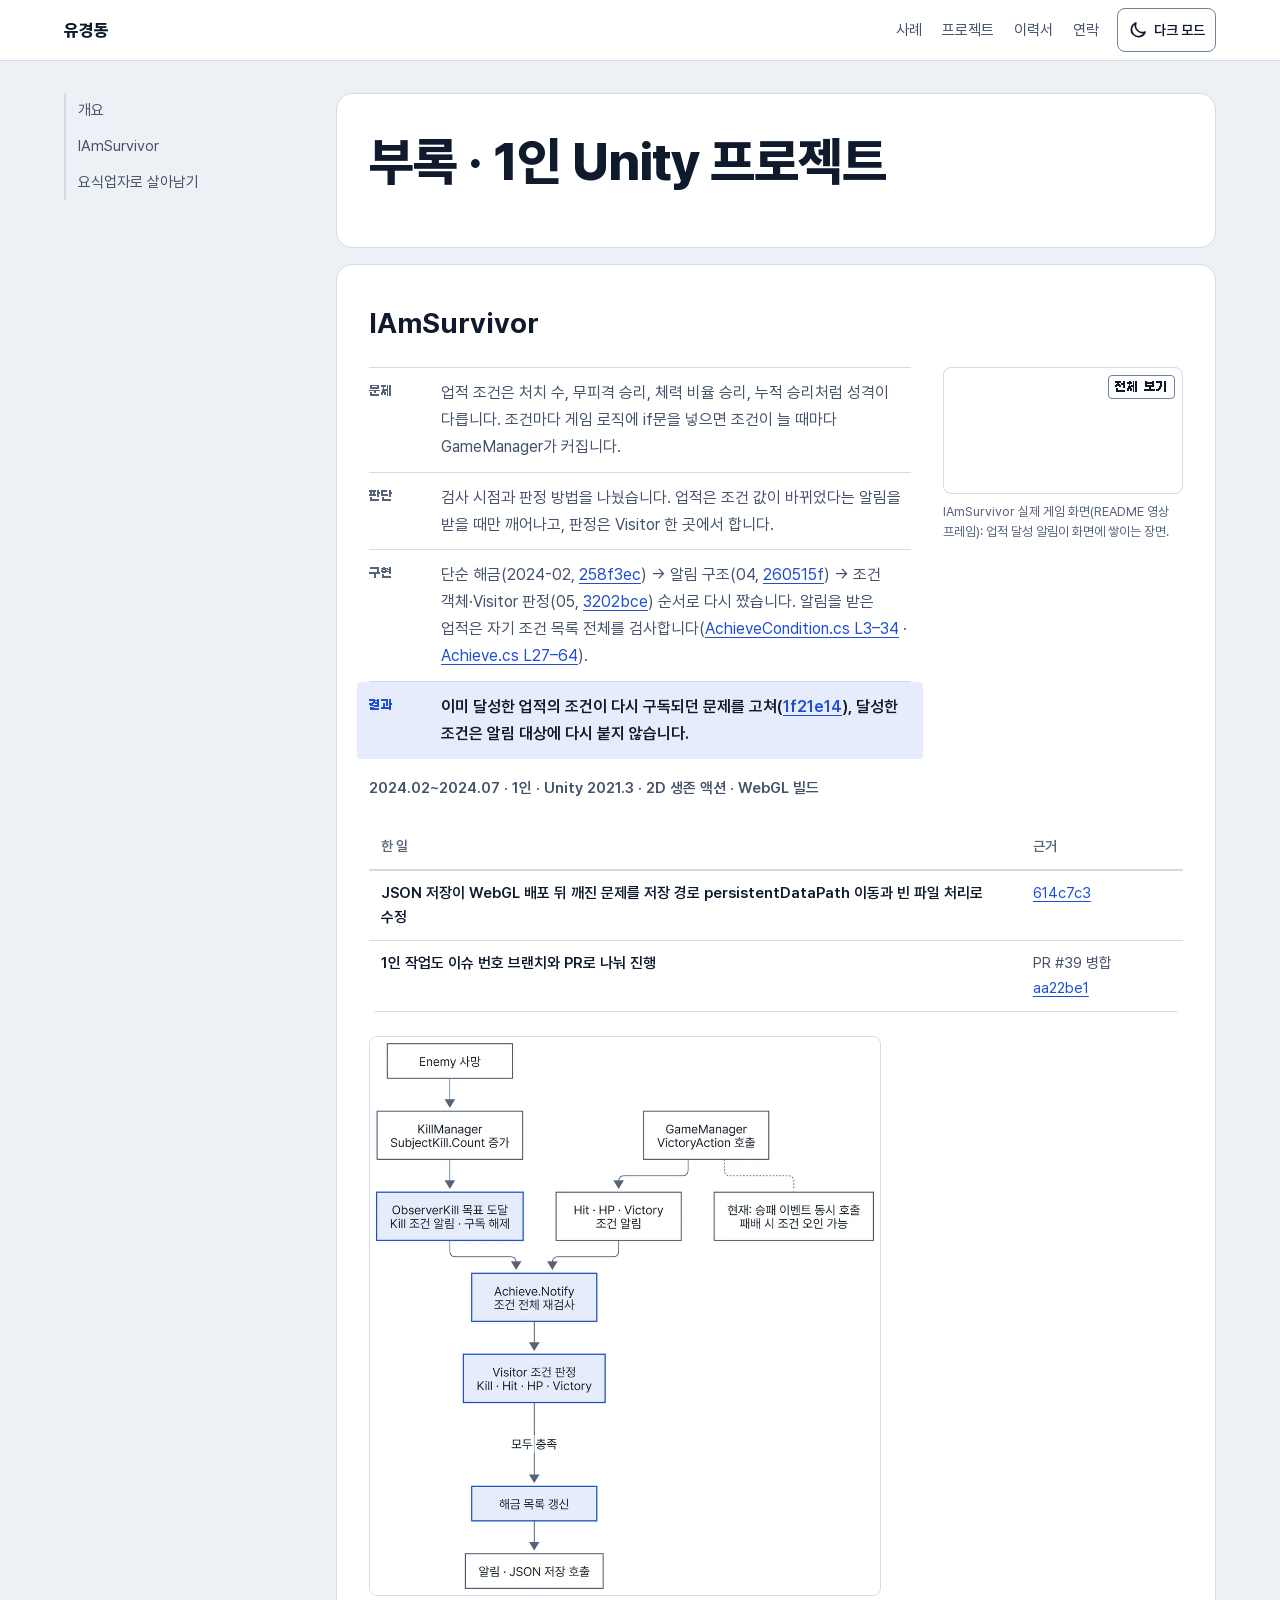
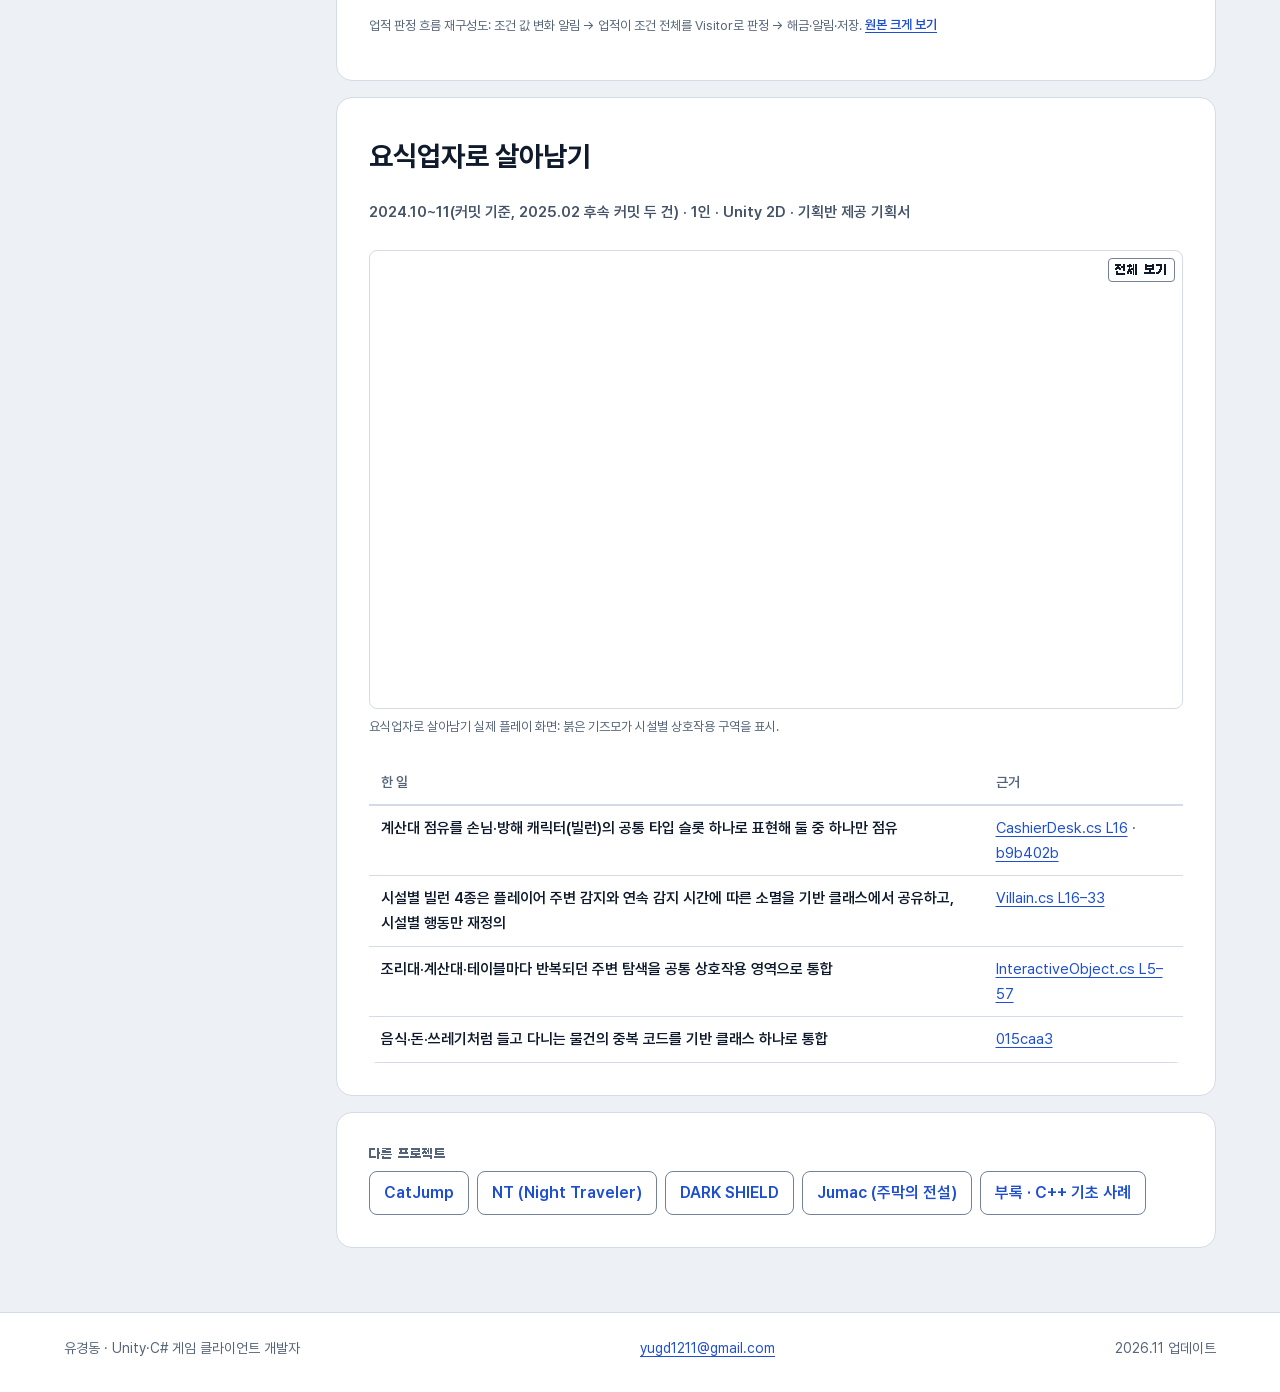
<file: projects/appendix-2.html>
<!doctype html><html lang="ko"><head><meta charset="utf-8"><meta name="viewport" content="width=device-width,initial-scale=1"><title>부록 · 1인 Unity 프로젝트 | 유경동</title><meta name="description" content="부록 · 1인 Unity 프로젝트"><meta property="og:type" content="website"><meta property="og:title" content="부록 · 1인 Unity 프로젝트 | 유경동"><meta property="og:description" content="부록 · 1인 Unity 프로젝트"><meta property="og:image" content="https://yugd1211.github.io/assets/og.png"><meta name="twitter:card" content="summary_large_image"><meta name="theme-color" content="#FFFFFF"><script>(function(){var d=document.documentElement,t=null;try{t=localStorage.getItem('theme')}catch(e){}if(t!=='dark'&&t!=='light')t=window.matchMedia&&matchMedia('(prefers-color-scheme: dark)').matches?'dark':'light';d.setAttribute('data-theme',t);d.className+=' js';if(t==='dark'){var m=document.querySelector('meta[name="theme-color"]');if(m)m.content='#131C2E'}})()</script><style>@media screen{html[data-theme=dark]{background:#0B1220}}</style><link rel="icon" href="../favicon.svg" type="image/svg+xml"><link rel="preload" href="../assets/fonts/Pretendard-400.woff2" as="font" type="font/woff2" crossorigin><link rel="preload" href="../assets/fonts/Pretendard-800.woff2" as="font" type="font/woff2" crossorigin><link rel="stylesheet" href="../assets/site.css"></head><body>
<a class="skip" href="#main">본문으로 건너뛰기</a>
<header class="top"><div class="wrap top-in"><a class="brand" href="../index.html">유경동</a><div class="top-end"><nav aria-label="주요 메뉴"><a href="../index.html#board">사례</a><a href="../index.html#work">프로젝트</a><a href="../resume.html">이력서</a><a href="mailto:yugd1211@gmail.com">연락</a></nav><button type="button" class="theme-btn" data-theme-toggle aria-pressed="false" aria-label="다크 모드"><svg class="i-moon" viewBox="0 0 24 24" fill="none" stroke="currentColor" stroke-width="2" stroke-linecap="round" stroke-linejoin="round" aria-hidden="true" focusable="false"><path d="M20.5 14.5A8.5 8.5 0 0 1 9.5 3.5a8.5 8.5 0 1 0 11 11z"/></svg><span class="theme-txt">다크 모드</span></button></div></div></header>
<div class="wrap detail"><nav class="toc" aria-label="부록 · 1인 Unity 프로젝트 목차"><details><summary>부록 · 1인 Unity 프로젝트 목차</summary><ol><li><a href="#overview">개요</a></li><li><a href="#case-19-1">IAmSurvivor</a></li><li><a href="#case-19-2">요식업자로 살아남기</a></li></ol></details></nav><main id="main"><header class="sheet overview" id="overview" aria-labelledby="overview-h"><h1 id="overview-h">부록 · 1인 Unity 프로젝트</h1><div class="ov-grid"></div><div class="flow"></div></header><section class="sheet case" id="case-19-1" aria-labelledby="case-19-1-h"><h2 id="case-19-1-h">IAmSurvivor</h2><div class="case-grid"><dl class="verdict"><div class=""><dt>문제</dt><dd>업적 조건은 처치 수, 무피격 승리, 체력 비율 승리, 누적 승리처럼 성격이 다릅니다. 조건마다 게임 로직에 if문을 넣으면 조건이 늘 때마다 GameManager가 커집니다.</dd></div><div class=""><dt>판단</dt><dd>검사 시점과 판정 방법을 나눴습니다. 업적은 조건 값이 바뀌었다는 알림을 받을 때만 깨어나고, 판정은 Visitor 한 곳에서 합니다.</dd></div><div class=""><dt>구현</dt><dd>단순 해금(2024-02, <a href="https://github.com/yugd1211/IAmSurvivor/commit/258f3ec">258f3ec</a>) → 알림 구조(04, <a href="https://github.com/yugd1211/IAmSurvivor/commit/260515f">260515f</a>) → 조건 객체⁠·⁠Visitor 판정(05, <a href="https://github.com/yugd1211/IAmSurvivor/commit/3202bce">3202bce</a>) 순서로 다시 짰습니다. 알림을 받은 업적은 자기 조건 목록 전체를 검사합니다(<a href="https://github.com/yugd1211/IAmSurvivor/blob/fd7af99786472d094367a02da9d67c8db7660353/Assets/Scripts/Core/Visitor/AchieveCondition.cs#L3-L34">AchieveCondition.cs L3–34</a> · <a href="https://github.com/yugd1211/IAmSurvivor/blob/fd7af99786472d094367a02da9d67c8db7660353/Assets/Scripts/GamePlay/Achieve.cs#L27-L64">Achieve.cs L27–64</a>).</dd></div><div class="is-result"><dt>결과</dt><dd>이미 달성한 업적의 조건이 다시 구독되던 문제를 고쳐(<a href="https://github.com/yugd1211/IAmSurvivor/commit/1f21e14">1f21e14</a>), 달성한 조건은 알림 대상에 다시 붙지 않습니다.</dd></div></dl><figure class="fig is-side"><a class="zoom" href="../assets/img/iamsurvivor-achievement-notice-0531f9-1080.webp"><img src="../assets/img/iamsurvivor-achievement-notice-0531f9-1080.webp" srcset="../assets/img/iamsurvivor-achievement-notice-0531f9-720.webp 720w, ../assets/img/iamsurvivor-achievement-notice-0531f9-1080.webp 1080w" sizes="(min-width: 1100px) 860px, calc(100vw - 80px)" width="1080" height="568" loading="lazy" decoding="async" alt="IAmSurvivor 실제 게임 화면(README 영상 프레임): 업적 달성 알림이 화면에 쌓이는 장면."><span class="zoom-hint" aria-hidden="true">전체 보기</span></a><figcaption>IAmSurvivor 실제 게임 화면(README 영상 프레임): 업적 달성 알림이 화면에 쌓이는 장면.</figcaption></figure></div><div class="flow"><p><strong>2024.02~2024.07 · 1인 · Unity 2021.3 · 2D 생존 액션 · WebGL 빌드</strong></p>
<div class="tbl" role="region" tabindex="0" aria-label="한 일 표 19"><table class="cmp"><thead><tr><th scope="col">한 일</th><th scope="col">근거</th></tr></thead><tbody><tr><th scope="row">JSON 저장이 WebGL 배포 뒤 깨진 문제를 저장 경로 persistentDataPath 이동과 빈 파일 처리로 수정</th><td data-label="근거"><a href="https://github.com/yugd1211/IAmSurvivor/commit/614c7c3933fcc390f38fa8595322a36028d95c76">614c7c3</a></td></tr><tr><th scope="row">1인 작업도 이슈 번호 브랜치와 PR로 나눠 진행</th><td data-label="근거">PR #39 병합 <a href="https://github.com/yugd1211/IAmSurvivor/commit/aa22be1896140e37d09828c42f9030db9ee23704">aa22be1</a></td></tr></tbody></table></div><figure class="fig is-diagram"><a class="zoom" href="../assets/img/iamsurvivor-achievement-flow-875c0f-1920.webp" data-light-href="../assets/img/iamsurvivor-achievement-flow-875c0f-1920.webp" data-dark-href="../assets/img/iamsurvivor-achievement-flow-875c0f-dark-1920.webp"><img class="on-light" src="../assets/img/iamsurvivor-achievement-flow-875c0f-1920.webp" srcset="../assets/img/iamsurvivor-achievement-flow-875c0f-960.webp 960w, ../assets/img/iamsurvivor-achievement-flow-875c0f-1920.webp 1920w" sizes="(min-width: 1100px) 860px, calc(100vw - 80px)" width="1920" height="2102" loading="lazy" decoding="async" alt="업적 판정 흐름 재구성도: 조건 값 변화 알림 → 업적이 조건 전체를 Visitor로 판정 → 해금·알림·저장."><img class="on-dark" src="../assets/img/iamsurvivor-achievement-flow-875c0f-dark-1920.webp" srcset="../assets/img/iamsurvivor-achievement-flow-875c0f-dark-960.webp 960w, ../assets/img/iamsurvivor-achievement-flow-875c0f-dark-1920.webp 1920w" sizes="(min-width: 1100px) 860px, calc(100vw - 80px)" width="1920" height="2102" loading="lazy" decoding="async" alt="업적 판정 흐름 재구성도: 조건 값 변화 알림 → 업적이 조건 전체를 Visitor로 판정 → 해금·알림·저장."></a><figcaption>업적 판정 흐름 재구성도: 조건 값 변화 알림 → 업적이 조건 전체를 Visitor로 판정 → 해금⁠·⁠알림⁠·⁠저장. <a class="figure-full" href="../assets/img/iamsurvivor-achievement-flow-875c0f-1920.webp" data-light-href="../assets/img/iamsurvivor-achievement-flow-875c0f-1920.webp" data-dark-href="../assets/img/iamsurvivor-achievement-flow-875c0f-dark-1920.webp">원본 크게 보기<span class="sr"> : 업적 판정 흐름 재구성도: 조건 값 변화 알림 → 업적이 조건 전체를 Visitor로 판정 → 해금⁠·⁠알림⁠·⁠저장.</span></a></figcaption></figure></div></section><section class="sheet case" id="case-19-2" aria-labelledby="case-19-2-h"><h2 id="case-19-2-h">요식업자로 살아남기</h2><div class="flow"><p><strong>2024.10~11(커밋 기준, 2025.02 후속 커밋 두 건) · 1인 · Unity 2D · 기획반 제공 기획서</strong></p>
<figure class="fig"><a class="zoom" href="../assets/img/restaurant-play-crop-cf827f-1182.webp"><img src="../assets/img/restaurant-play-crop-cf827f-1182.webp" srcset="../assets/img/restaurant-play-crop-cf827f-720.webp 720w, ../assets/img/restaurant-play-crop-cf827f-1182.webp 1182w" sizes="(min-width: 1100px) 860px, calc(100vw - 80px)" width="1182" height="665" loading="lazy" decoding="async" alt="요식업자로 살아남기 실제 플레이 화면: 붉은 기즈모가 시설별 상호작용 구역을 표시."><span class="zoom-hint" aria-hidden="true">전체 보기</span></a><figcaption>요식업자로 살아남기 실제 플레이 화면: 붉은 기즈모가 시설별 상호작용 구역을 표시.</figcaption></figure><div class="tbl" role="region" tabindex="0" aria-label="한 일 표 20"><table class="cmp"><thead><tr><th scope="col">한 일</th><th scope="col">근거</th></tr></thead><tbody><tr><th scope="row">계산대 점유를 손님⁠·⁠방해 캐릭터(빌런)의 공통 타입 슬롯 하나로 표현해 둘 중 하나만 점유</th><td data-label="근거"><a href="https://github.com/yugd1211/RestaurantSurvivor/blob/d273d9f6d6cb220ec6ac58ff32a02145365b4ae5/My%20project/Assets/01%20Scripts/InteractiveObjects/CashierDesk.cs#L16">CashierDesk.cs L16</a> · <a href="https://github.com/yugd1211/RestaurantSurvivor/commit/b9b402b">b9b402b</a></td></tr><tr><th scope="row">시설별 빌런 4종은 플레이어 주변 감지와 연속 감지 시간에 따른 소멸을 기반 클래스에서 공유하고, 시설별 행동만 재정의</th><td data-label="근거"><a href="https://github.com/yugd1211/RestaurantSurvivor/blob/d273d9f6d6cb220ec6ac58ff32a02145365b4ae5/My%20project/Assets/01%20Scripts/Villain/Villain.cs#L16-L33">Villain.cs L16–33</a></td></tr><tr><th scope="row">조리대⁠·⁠계산대⁠·⁠테이블마다 반복되던 주변 탐색을 공통 상호작용 영역으로 통합</th><td data-label="근거"><a href="https://github.com/yugd1211/RestaurantSurvivor/blob/d273d9f6d6cb220ec6ac58ff32a02145365b4ae5/My%20project/Assets/01%20Scripts/InteractiveObjects/InteractiveObject.cs#L5-L57">InteractiveObject.cs L5–57</a></td></tr><tr><th scope="row">음식⁠·⁠돈⁠·⁠쓰레기처럼 들고 다니는 물건의 중복 코드를 기반 클래스 하나로 통합</th><td data-label="근거"><a href="https://github.com/yugd1211/RestaurantSurvivor/commit/015caa38e91d6ed42bfb8864d84c1fbb64b75a4f">015caa3</a></td></tr></tbody></table></div></div></section><nav class="next sheet" aria-label="다른 프로젝트"><p class="toc-h">다른 프로젝트</p><ul><li><a href="../projects/catjump.html">CatJump</a></li><li><a href="../projects/nt.html">NT (Night Traveler)</a></li><li><a href="../projects/dark-shield.html">DARK SHIELD</a></li><li><a href="../projects/jumac.html">Jumac (주막의 전설)</a></li><li><a href="../projects/appendix-1.html">부록 · C++ 기초 사례</a></li></ul></nav></main></div>
<footer class="foot"><div class="wrap foot-in"><p>유경동 · Unity⁠·⁠C# 게임 클라이언트 개발자</p><p><a href="mailto:yugd1211@gmail.com">yugd1211@gmail.com</a></p><p>2026.11 업데이트</p></div></footer>
<script src="../assets/media.js" defer></script>
</body></html>
</file>
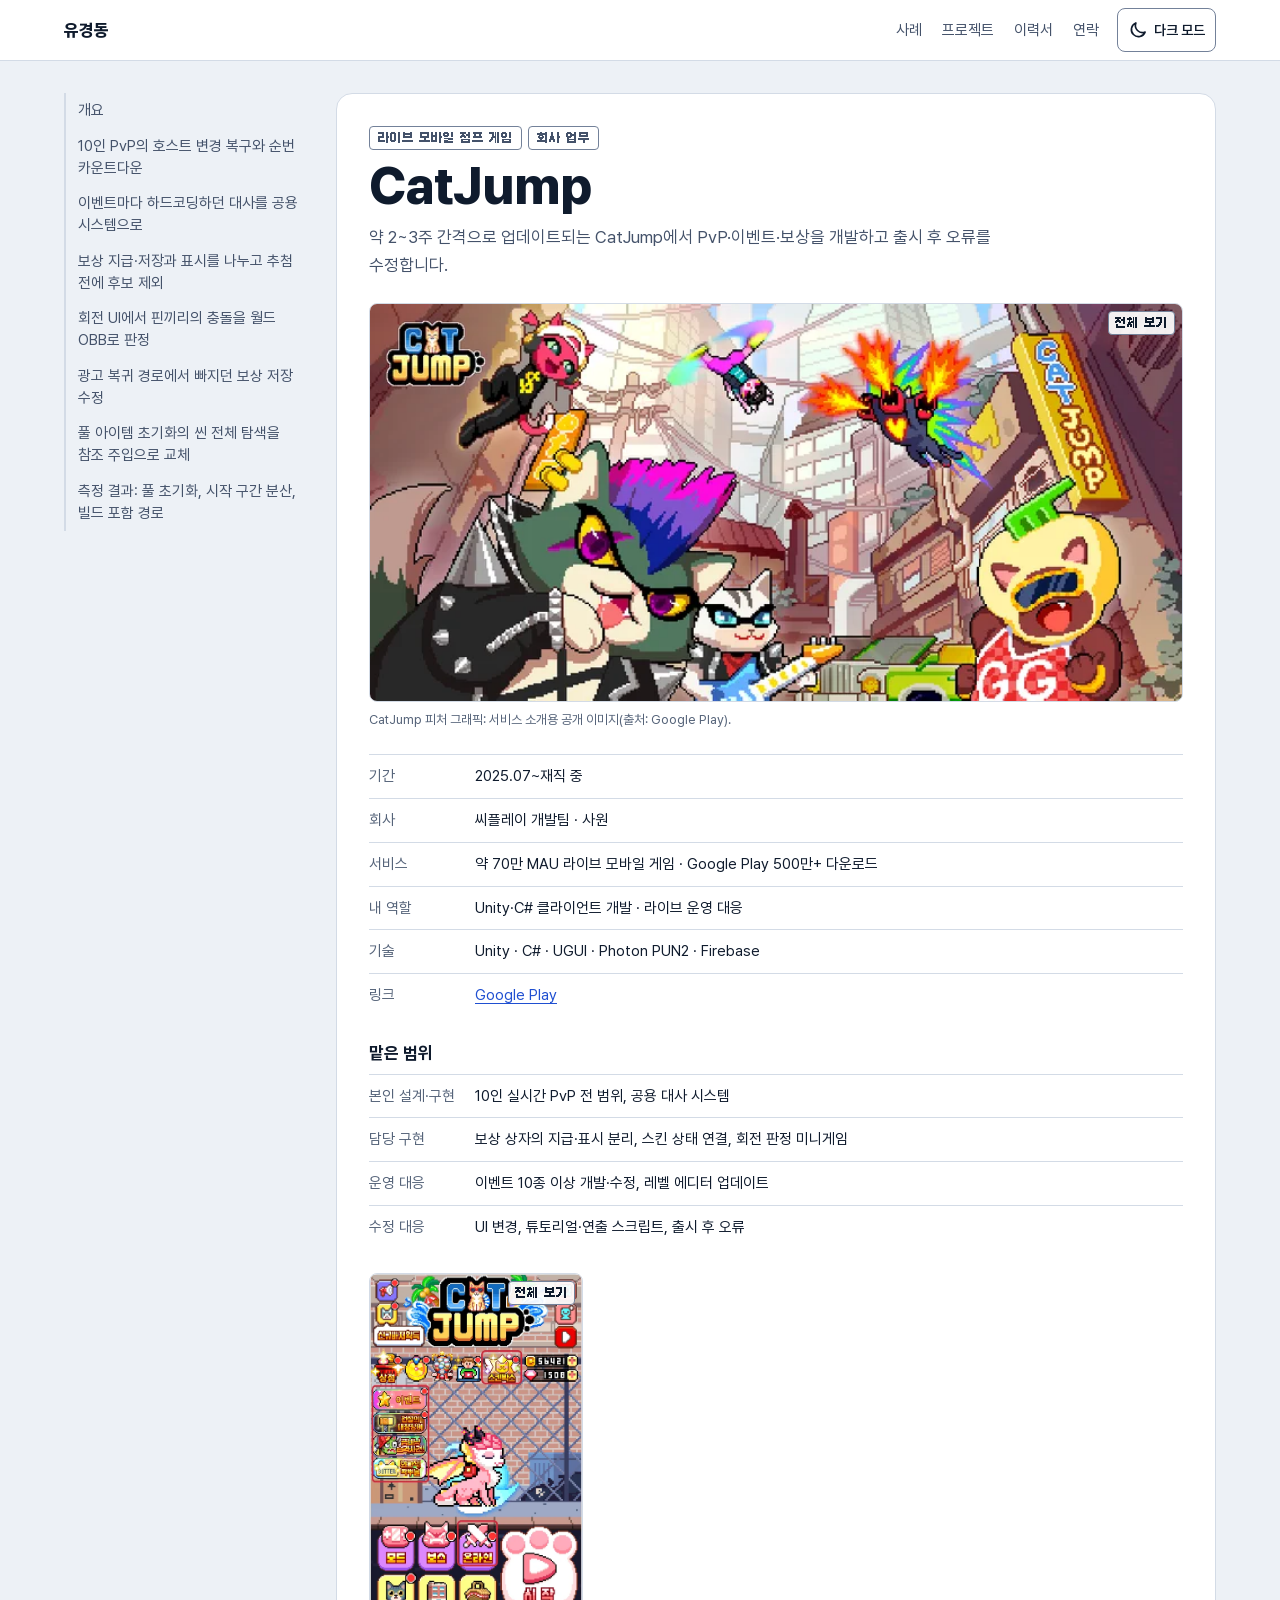
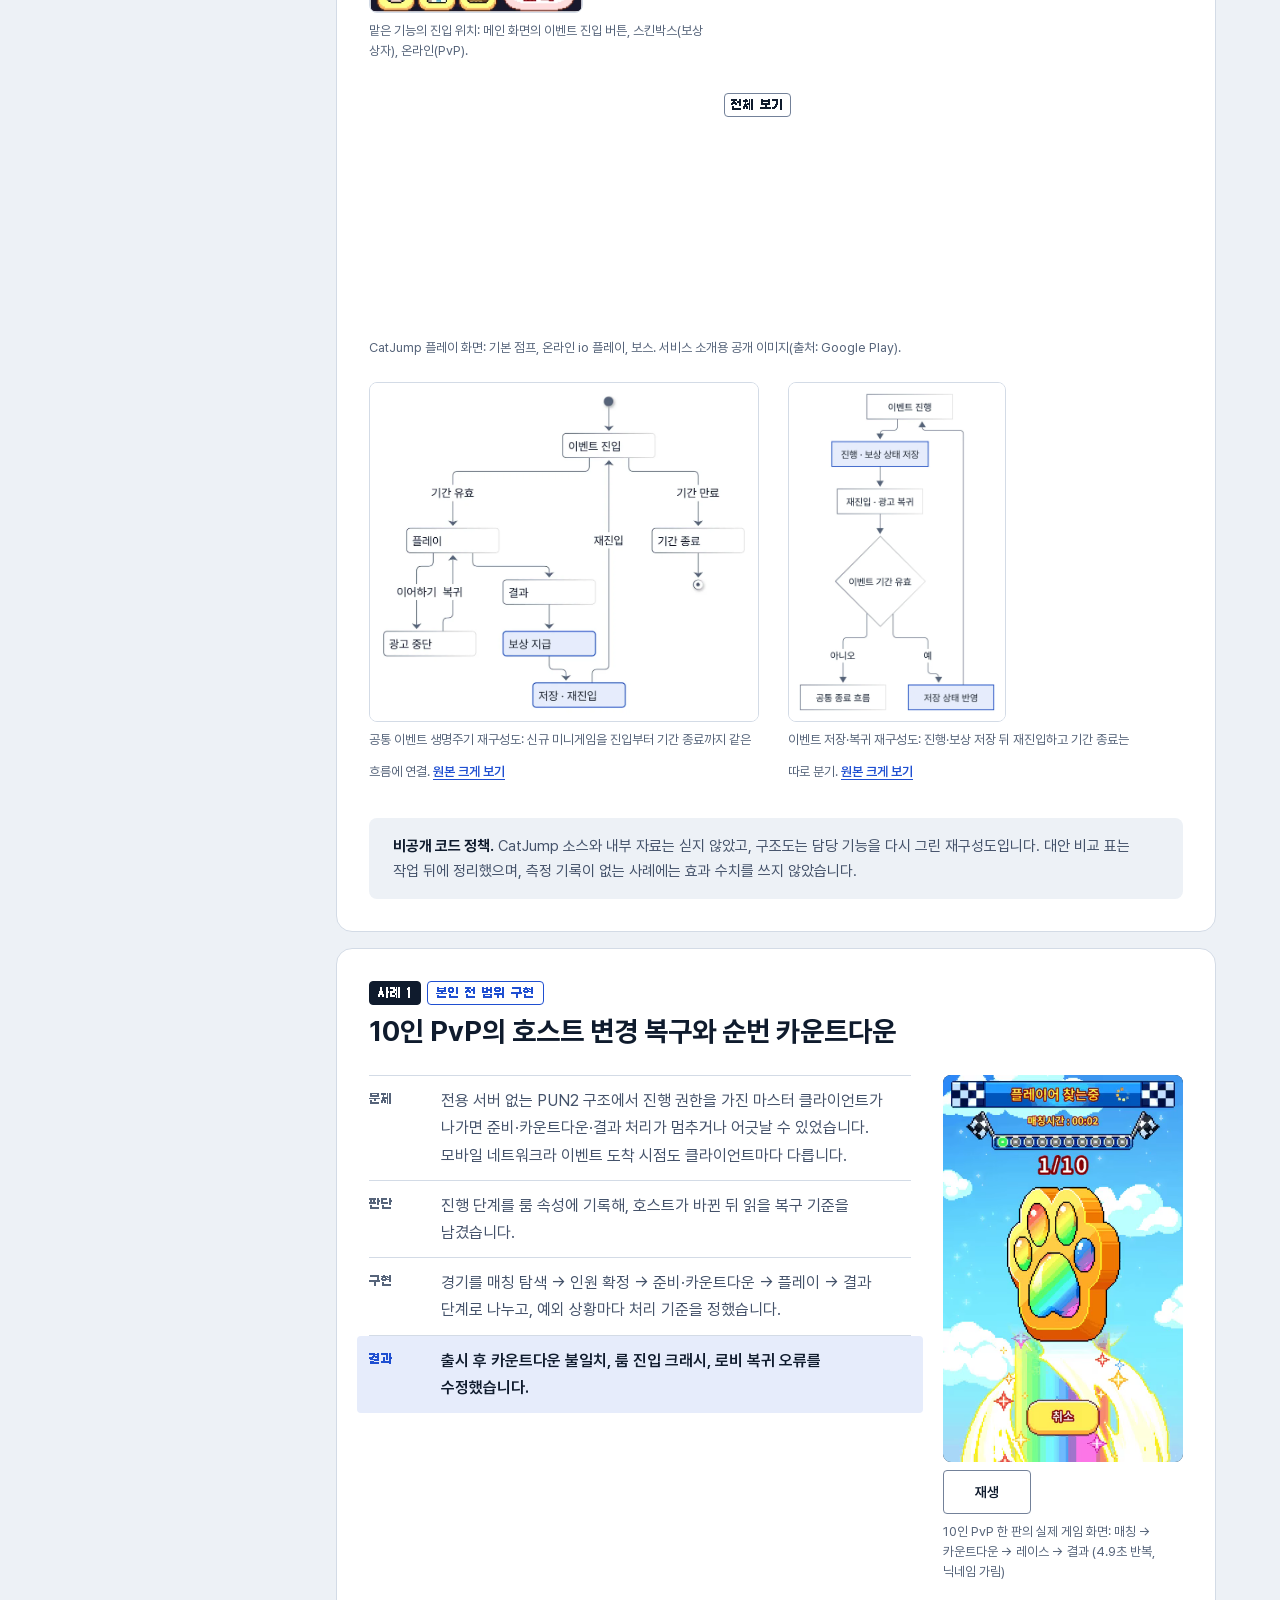
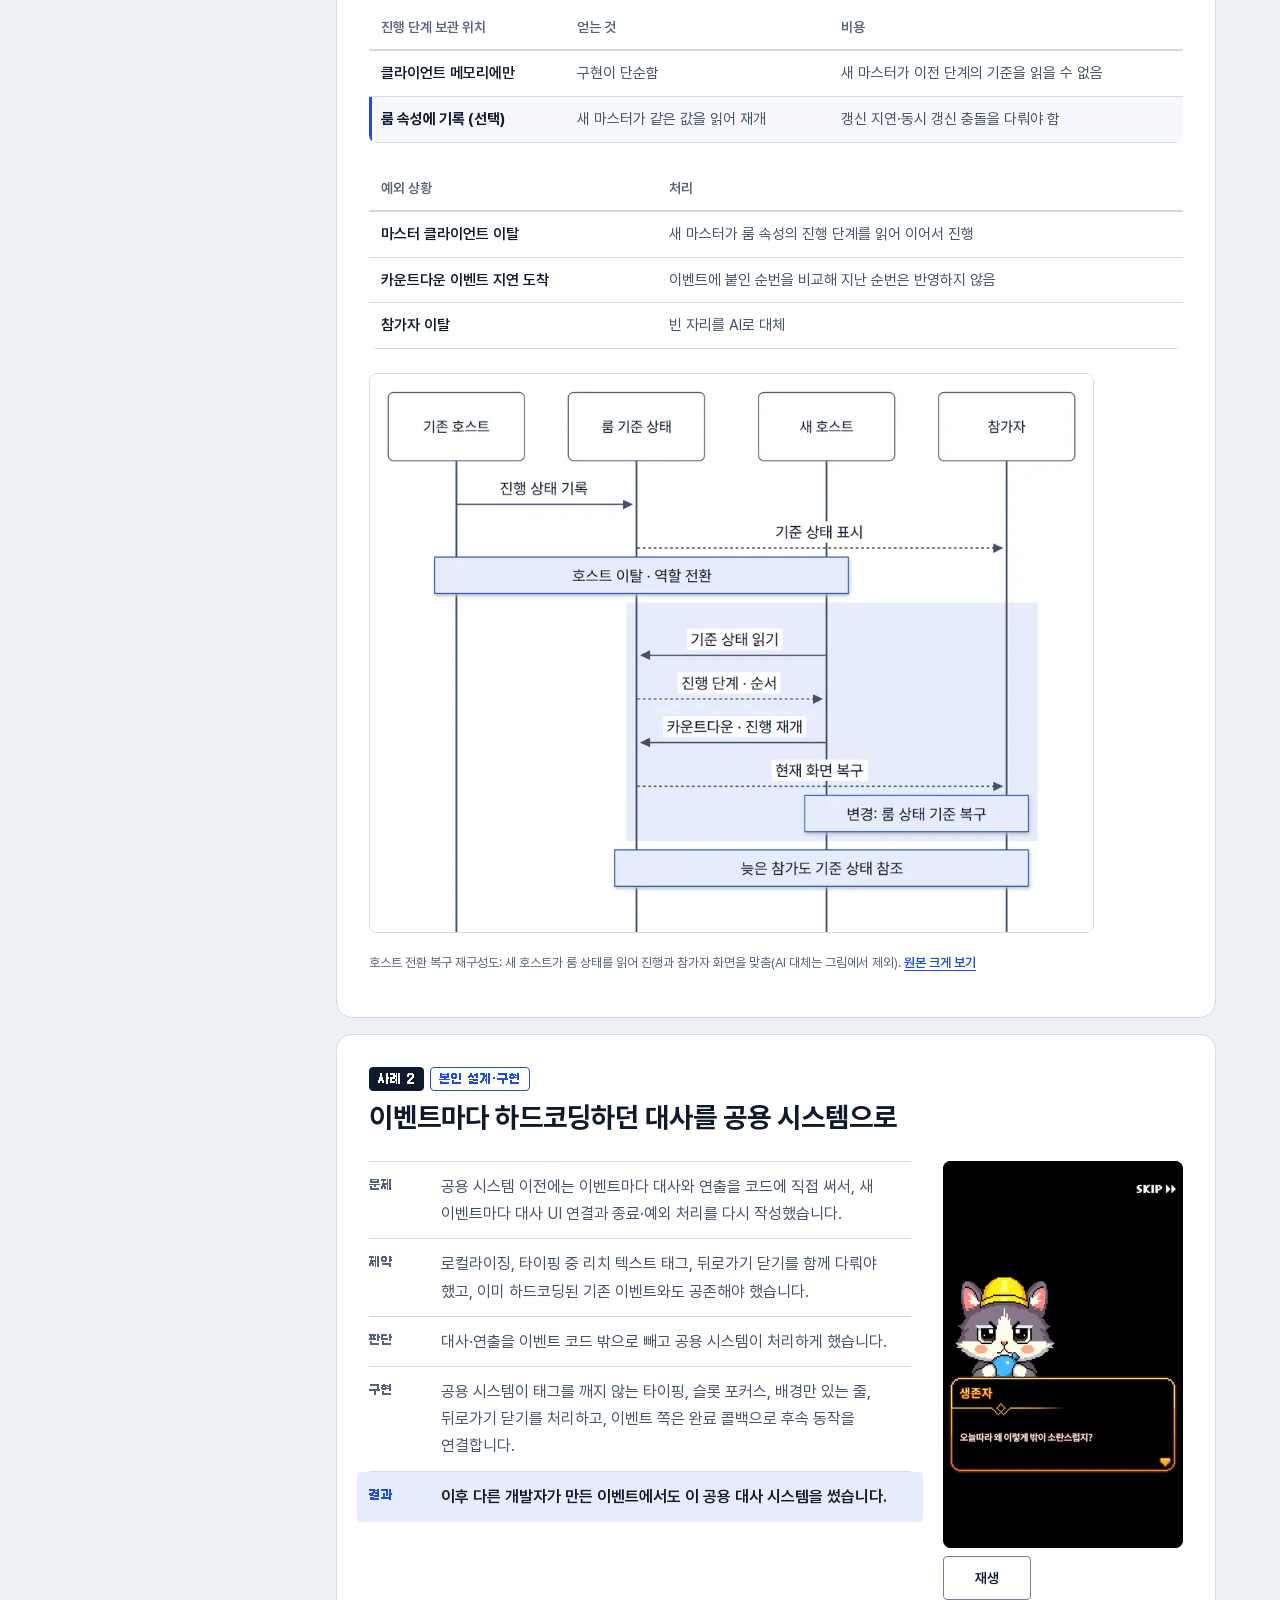
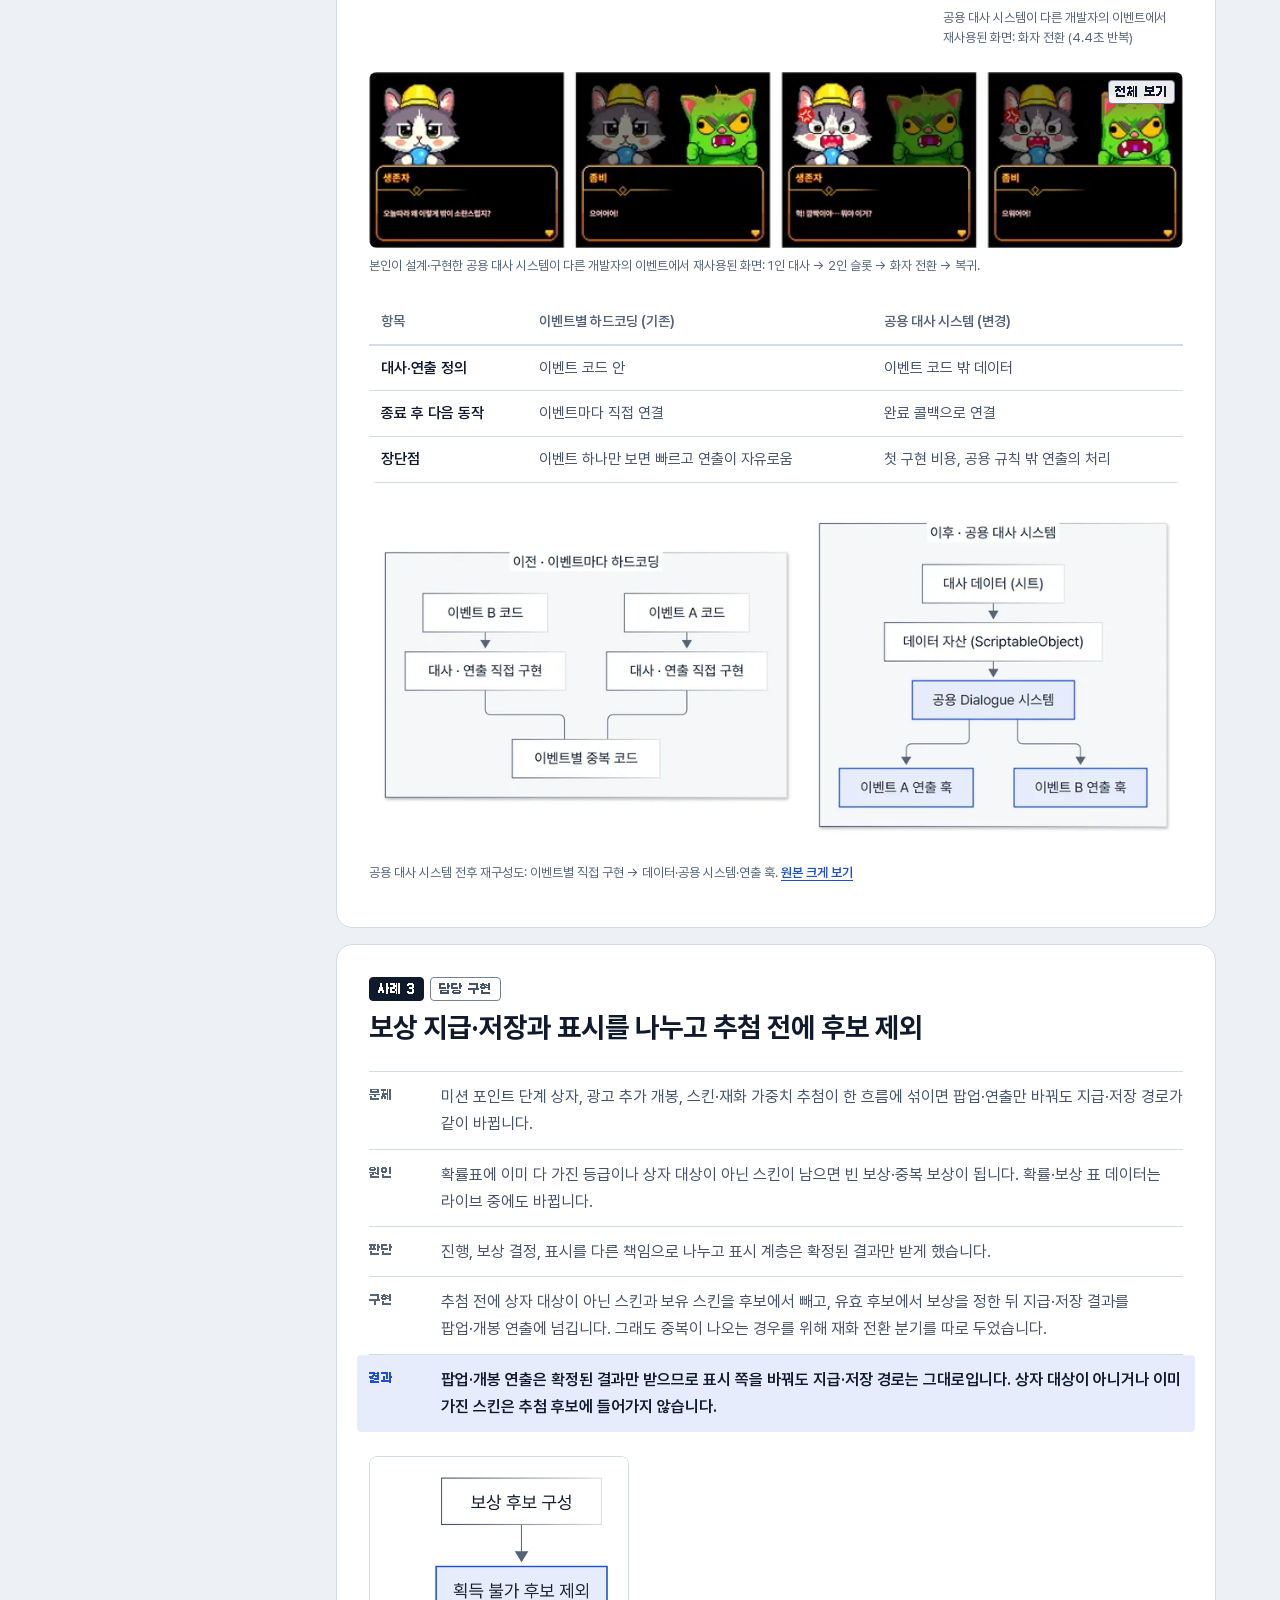
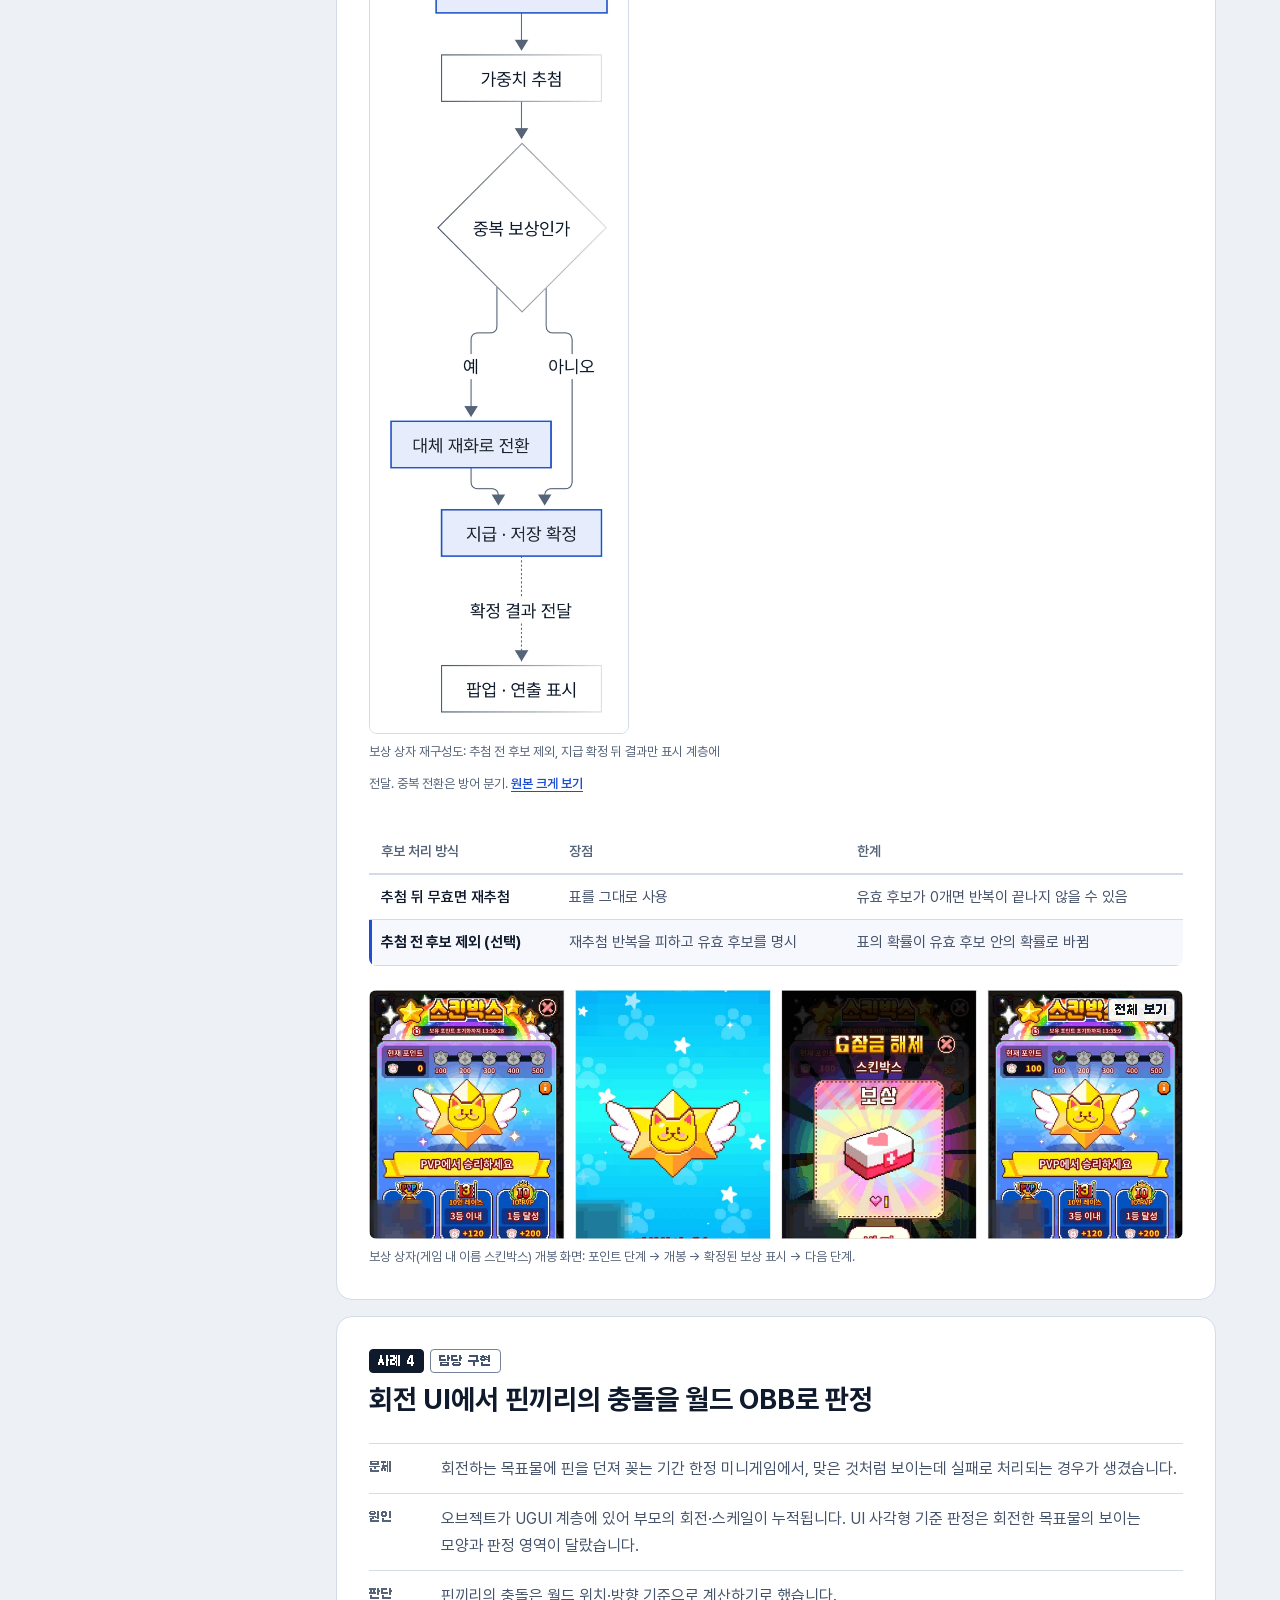
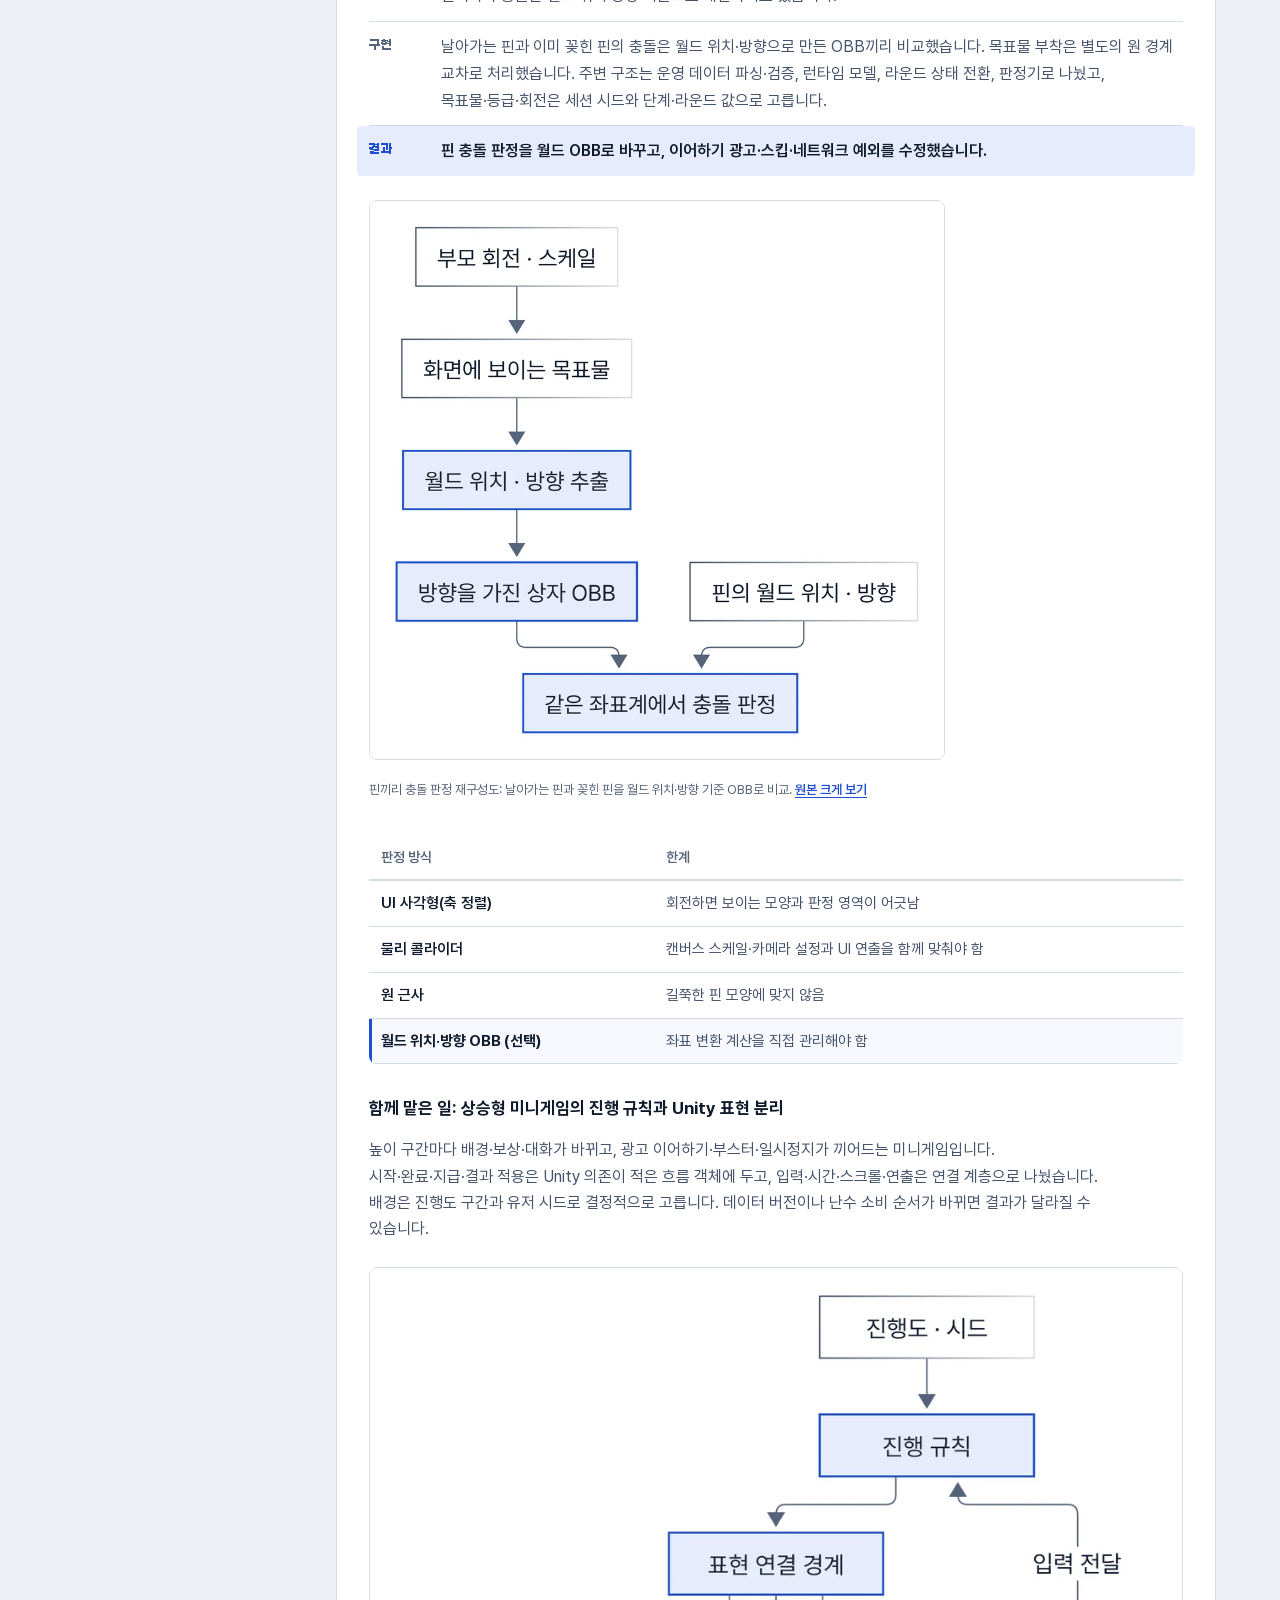
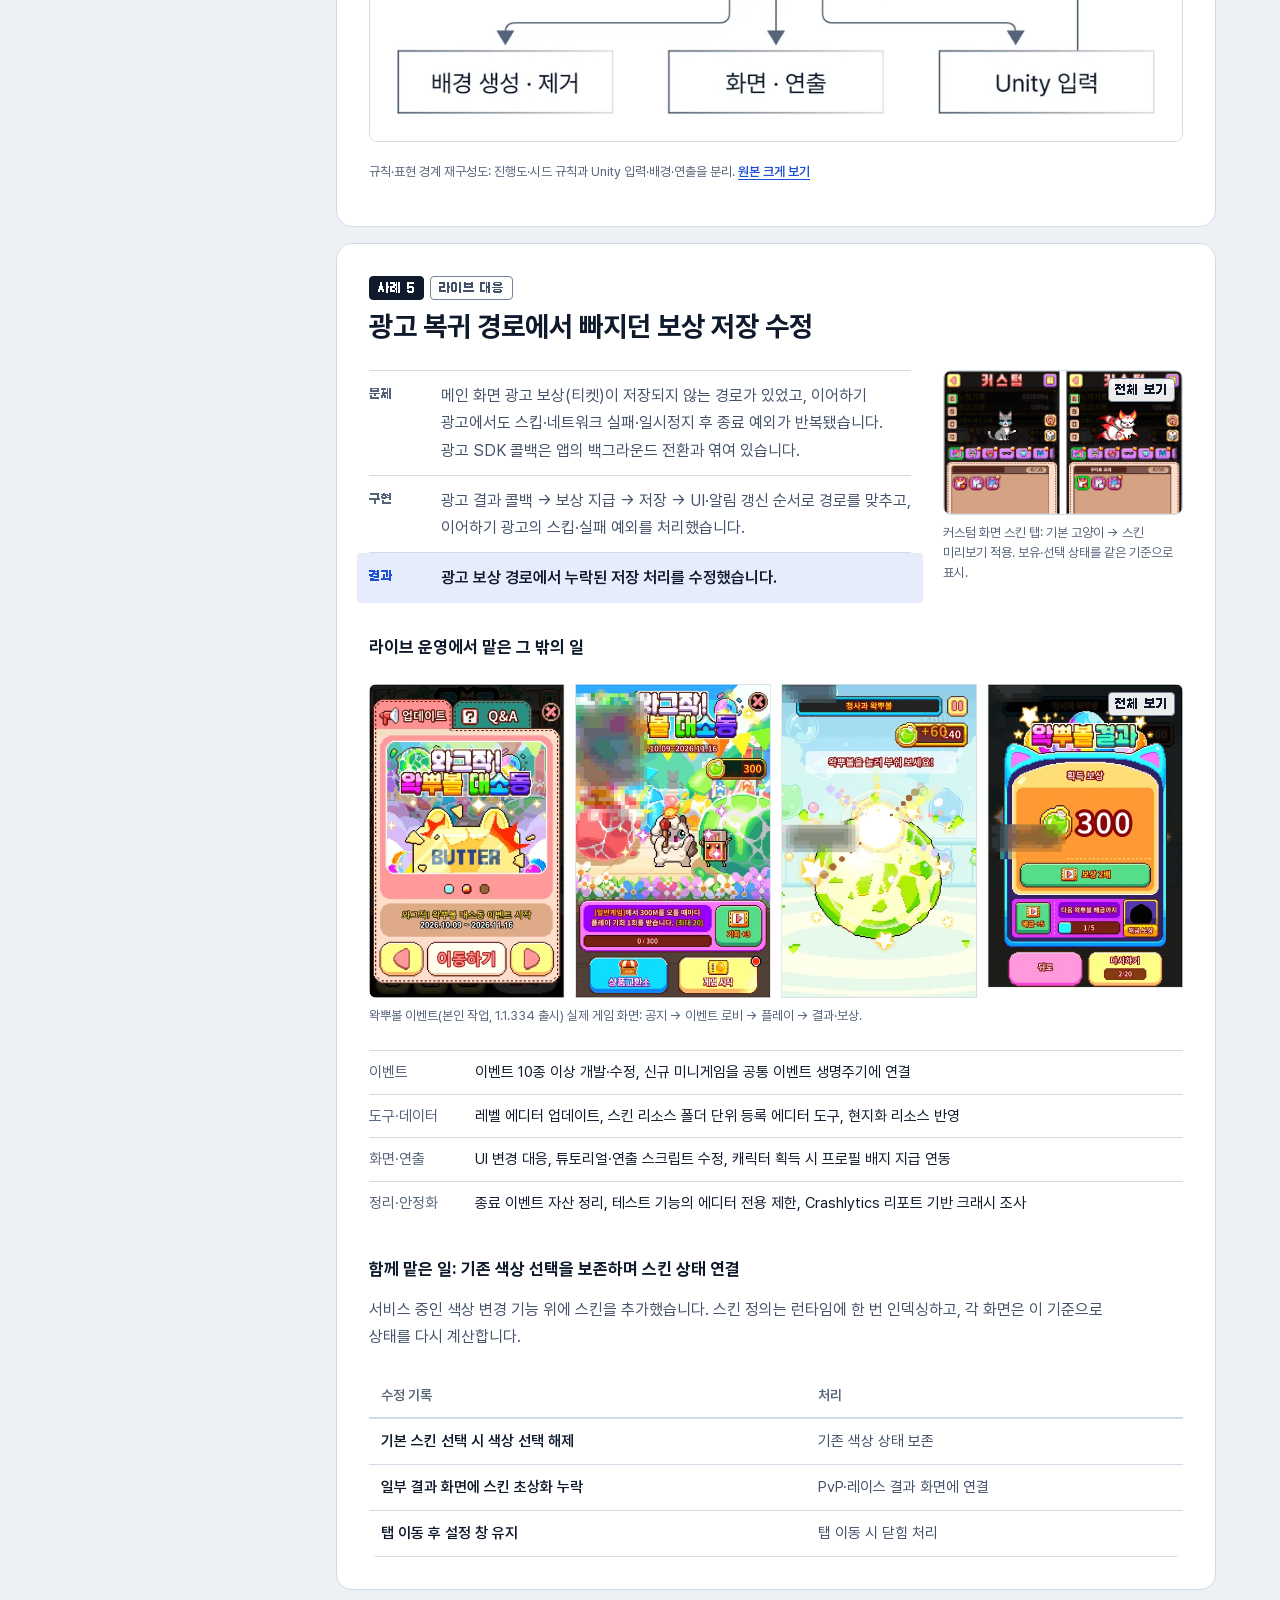
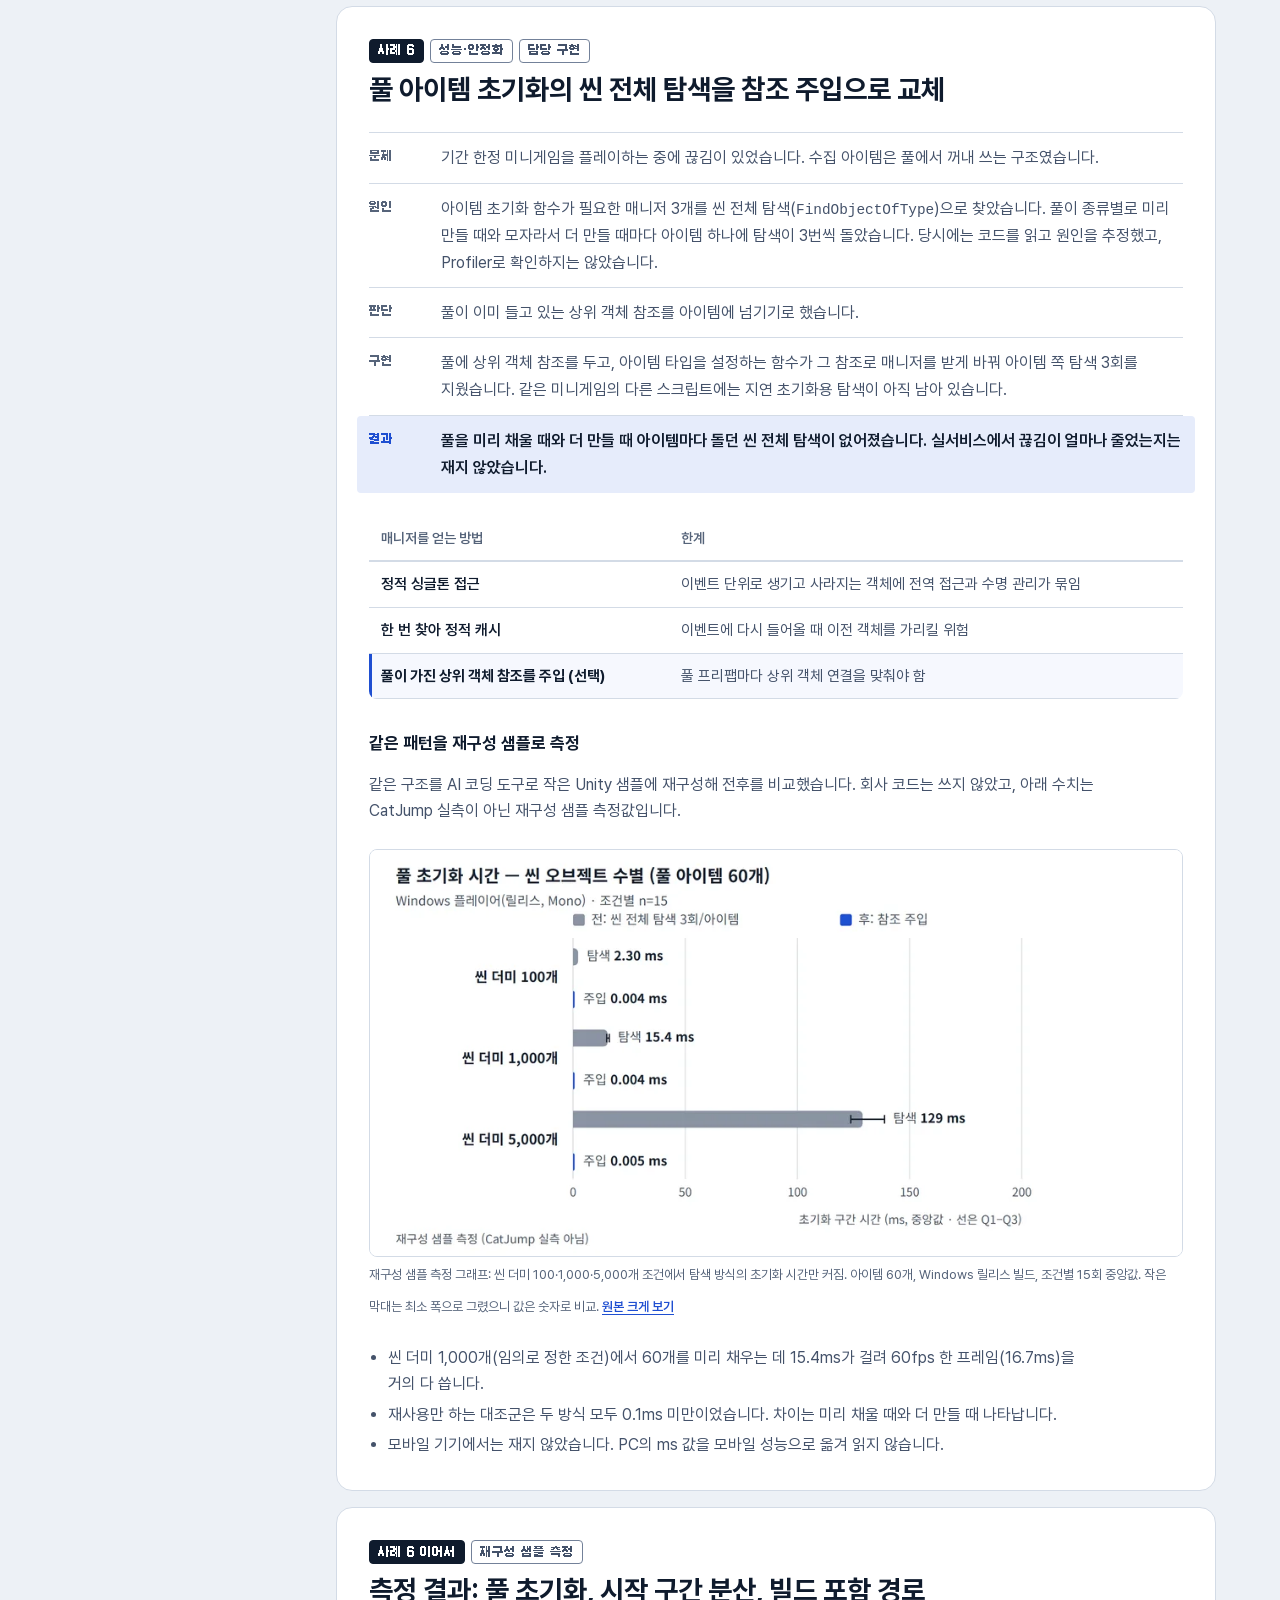
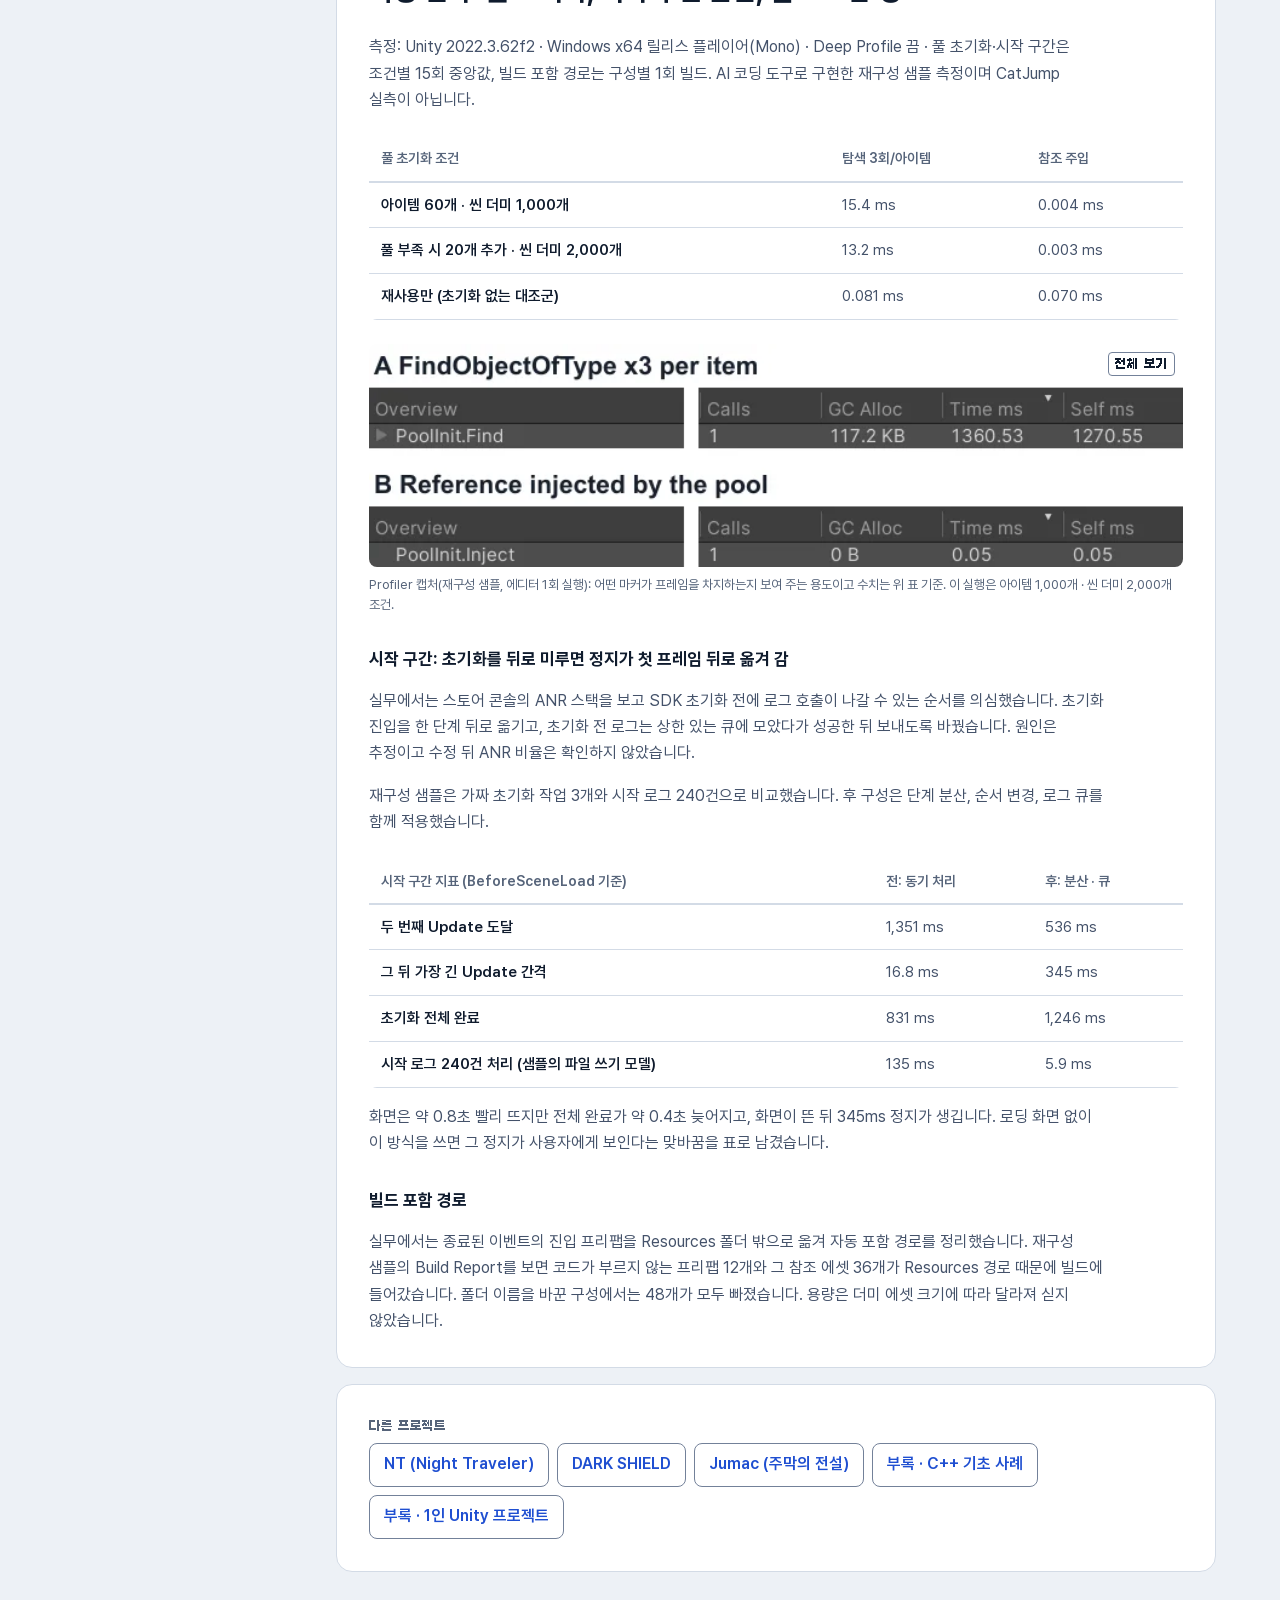
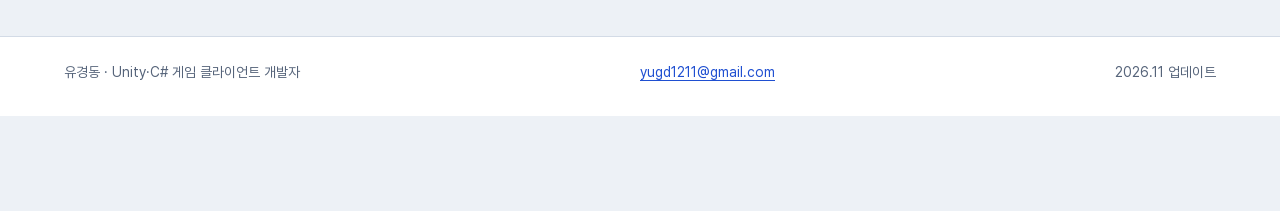
<file: projects/catjump.html>
<!doctype html><html lang="ko"><head><meta charset="utf-8"><meta name="viewport" content="width=device-width,initial-scale=1"><title>CatJump | 유경동</title><meta name="description" content="약 2~3주 간격으로 업데이트되는 CatJump에서 PvP·이벤트·보상을 개발하고 출시 후 오류를 수정합니다."><meta property="og:type" content="website"><meta property="og:title" content="CatJump | 유경동"><meta property="og:description" content="약 2~3주 간격으로 업데이트되는 CatJump에서 PvP·이벤트·보상을 개발하고 출시 후 오류를 수정합니다."><meta property="og:image" content="https://yugd1211.github.io/assets/og.png"><meta name="twitter:card" content="summary_large_image"><meta name="theme-color" content="#FFFFFF"><script>(function(){var d=document.documentElement,t=null;try{t=localStorage.getItem('theme')}catch(e){}if(t!=='dark'&&t!=='light')t=window.matchMedia&&matchMedia('(prefers-color-scheme: dark)').matches?'dark':'light';d.setAttribute('data-theme',t);d.className+=' js';if(t==='dark'){var m=document.querySelector('meta[name="theme-color"]');if(m)m.content='#131C2E'}})()</script><style>@media screen{html[data-theme=dark]{background:#0B1220}}</style><link rel="icon" href="../favicon.svg" type="image/svg+xml"><link rel="preload" href="../assets/fonts/Pretendard-400.woff2" as="font" type="font/woff2" crossorigin><link rel="preload" href="../assets/fonts/Pretendard-800.woff2" as="font" type="font/woff2" crossorigin><link rel="stylesheet" href="../assets/site.css"></head><body>
<a class="skip" href="#main">본문으로 건너뛰기</a>
<header class="top"><div class="wrap top-in"><a class="brand" href="../index.html">유경동</a><div class="top-end"><nav aria-label="주요 메뉴"><a href="../index.html#board">사례</a><a href="../index.html#work">프로젝트</a><a href="../resume.html">이력서</a><a href="mailto:yugd1211@gmail.com">연락</a></nav><button type="button" class="theme-btn" data-theme-toggle aria-pressed="false" aria-label="다크 모드"><svg class="i-moon" viewBox="0 0 24 24" fill="none" stroke="currentColor" stroke-width="2" stroke-linecap="round" stroke-linejoin="round" aria-hidden="true" focusable="false"><path d="M20.5 14.5A8.5 8.5 0 0 1 9.5 3.5a8.5 8.5 0 1 0 11 11z"/></svg><span class="theme-txt">다크 모드</span></button></div></div></header>
<div class="wrap detail"><nav class="toc" aria-label="CatJump 목차"><details><summary>CatJump 목차</summary><ol><li><a href="#overview">개요</a></li><li><a href="#case-3">10인 PvP의 호스트 변경 복구와 순번 카운트다운</a></li><li><a href="#case-4">이벤트마다 하드코딩하던 대사를 공용 시스템으로</a></li><li><a href="#case-5">보상 지급⁠·⁠저장과 표시를 나누고 추첨 전에 후보 제외</a></li><li><a href="#case-6">회전 UI에서 핀끼리의 충돌을 월드 OBB로 판정</a></li><li><a href="#case-7">광고 복귀 경로에서 빠지던 보상 저장 수정</a></li><li><a href="#case-8">풀 아이템 초기화의 씬 전체 탐색을 참조 주입으로 교체</a></li><li><a href="#case-9">측정 결과: 풀 초기화, 시작 구간 분산, 빌드 포함 경로</a></li></ol></details></nav><main id="main"><header class="sheet overview" id="overview" aria-labelledby="overview-h"><p class="chips"><span class="chip">라이브 모바일 점프 게임</span><span class="chip">회사 업무</span></p><h1 id="overview-h">CatJump</h1><p class="lead">약 2~3주 간격으로 업데이트되는 CatJump에서 PvP⁠·⁠이벤트⁠·⁠보상을 개발하고 출시 후 오류를 수정합니다.</p><figure class="fig is-hero"><a class="zoom" href="../assets/img/img-c89f04-1024.webp"><img src="../assets/img/img-c89f04-1024.webp" srcset="../assets/img/img-c89f04-720.webp 720w, ../assets/img/img-c89f04-1024.webp 1024w" sizes="(min-width: 1100px) 860px, calc(100vw - 80px)" width="1024" height="500" loading="lazy" decoding="async" alt="CatJump 피처 그래픽: 서비스 소개용 공개 이미지(출처: Google Play)."><span class="zoom-hint" aria-hidden="true">전체 보기</span></a><figcaption>CatJump 피처 그래픽: 서비스 소개용 공개 이미지(출처: Google Play).</figcaption></figure><div class="ov-grid"><dl class="kv"><div><dt>기간</dt><dd>2025.07~재직 중</dd></div><div><dt>회사</dt><dd>씨플레이 개발팀 · 사원</dd></div><div><dt>서비스</dt><dd>약 70만 MAU 라이브 모바일 게임 · Google Play 500만+ 다운로드</dd></div><div><dt>내 역할</dt><dd>Unity⁠·⁠C# 클라이언트 개발 · 라이브 운영 대응</dd></div><div><dt>기술</dt><dd>Unity · C# · UGUI · Photon PUN2 · Firebase</dd></div><div><dt>링크</dt><dd><a href="https://play.google.com/store/apps/details?id=com.seeplay.catjump&hl=ko">Google Play</a></dd></div></dl><section class="ov-sec"><h2 class="sub">맡은 범위</h2><dl class="kv"><div><dt>본인 설계⁠·⁠구현</dt><dd>10인 실시간 PvP 전 범위, 공용 대사 시스템</dd></div><div><dt>담당 구현</dt><dd>보상 상자의 지급⁠·⁠표시 분리, 스킨 상태 연결, 회전 판정 미니게임</dd></div><div><dt>운영 대응</dt><dd>이벤트 10종 이상 개발⁠·⁠수정, 레벨 에디터 업데이트</dd></div><div><dt>수정 대응</dt><dd>UI 변경, 튜토리얼⁠·⁠연출 스크립트, 출시 후 오류</dd></div></dl></section></div><div class="flow"><div class="gallery"><figure class="fig is-tall"><a class="zoom" href="../assets/img/img-4f25ec-507.webp"><img src="../assets/img/img-4f25ec-507.webp" srcset="../assets/img/img-4f25ec-507.webp 507w" sizes="(min-width: 1100px) 860px, calc(100vw - 80px)" width="507" height="807" loading="lazy" decoding="async" alt="맡은 기능의 진입 위치: 메인 화면의 이벤트 진입 버튼, 스킨박스(보상 상자), 온라인(PvP)."><span class="zoom-hint" aria-hidden="true">전체 보기</span></a><figcaption>맡은 기능의 진입 위치: 메인 화면의 이벤트 진입 버튼, 스킨박스(보상 상자), 온라인(PvP).</figcaption></figure><figure class="fig is-strip"><a class="zoom" href="../assets/img/img-2e6ce6-1440.webp"><img src="../assets/img/img-2e6ce6-1440.webp" srcset="../assets/img/img-2e6ce6-720.webp 720w, ../assets/img/img-2e6ce6-1440.webp 1440w" sizes="(min-width: 1100px) 860px, calc(100vw - 80px)" width="1440" height="820" loading="lazy" decoding="async" alt="CatJump 플레이 화면: 기본 점프, 온라인 io 플레이, 보스. 서비스 소개용 공개 이미지(출처: Google Play)."><span class="zoom-hint" aria-hidden="true">전체 보기</span></a><figcaption>CatJump 플레이 화면: 기본 점프, 온라인 io 플레이, 보스. 서비스 소개용 공개 이미지(출처: Google Play).</figcaption></figure><figure class="fig is-diagram"><a class="zoom" href="../assets/img/cj-event-lifecycle-00fb65-1920.webp" data-light-href="../assets/img/cj-event-lifecycle-00fb65-1920.webp" data-dark-href="../assets/img/cj-event-lifecycle-00fb65-dark-1920.webp"><img class="on-light" src="../assets/img/cj-event-lifecycle-00fb65-1920.webp" srcset="../assets/img/cj-event-lifecycle-00fb65-960.webp 960w, ../assets/img/cj-event-lifecycle-00fb65-1920.webp 1920w" sizes="(min-width: 1100px) 860px, calc(100vw - 80px)" width="1920" height="1673" loading="lazy" decoding="async" alt="공통 이벤트 생명주기 재구성도: 신규 미니게임을 진입부터 기간 종료까지 같은 흐름에 연결."><img class="on-dark" src="../assets/img/cj-event-lifecycle-00fb65-dark-1920.webp" srcset="../assets/img/cj-event-lifecycle-00fb65-dark-960.webp 960w, ../assets/img/cj-event-lifecycle-00fb65-dark-1920.webp 1920w" sizes="(min-width: 1100px) 860px, calc(100vw - 80px)" width="1920" height="1673" loading="lazy" decoding="async" alt="공통 이벤트 생명주기 재구성도: 신규 미니게임을 진입부터 기간 종료까지 같은 흐름에 연결."></a><figcaption>공통 이벤트 생명주기 재구성도: 신규 미니게임을 진입부터 기간 종료까지 같은 흐름에 연결. <a class="figure-full" href="../assets/img/cj-event-lifecycle-00fb65-1920.webp" data-light-href="../assets/img/cj-event-lifecycle-00fb65-1920.webp" data-dark-href="../assets/img/cj-event-lifecycle-00fb65-dark-1920.webp">원본 크게 보기<span class="sr"> : 공통 이벤트 생명주기 재구성도: 신규 미니게임을 진입부터 기간 종료까지 같은 흐름에 연결.</span></a></figcaption></figure><figure class="fig is-diagram is-tall"><a class="zoom" href="../assets/img/cj-save-restore-81570c-1920.webp" data-light-href="../assets/img/cj-save-restore-81570c-1920.webp" data-dark-href="../assets/img/cj-save-restore-81570c-dark-1920.webp"><img class="on-light" src="../assets/img/cj-save-restore-81570c-1920.webp" srcset="../assets/img/cj-save-restore-81570c-960.webp 960w, ../assets/img/cj-save-restore-81570c-1920.webp 1920w" sizes="(min-width: 1100px) 860px, calc(100vw - 80px)" width="1920" height="3000" loading="lazy" decoding="async" alt="이벤트 저장·복귀 재구성도: 진행·보상 저장 뒤 재진입하고 기간 종료는 따로 분기."><img class="on-dark" src="../assets/img/cj-save-restore-81570c-dark-1920.webp" srcset="../assets/img/cj-save-restore-81570c-dark-960.webp 960w, ../assets/img/cj-save-restore-81570c-dark-1920.webp 1920w" sizes="(min-width: 1100px) 860px, calc(100vw - 80px)" width="1920" height="3000" loading="lazy" decoding="async" alt="이벤트 저장·복귀 재구성도: 진행·보상 저장 뒤 재진입하고 기간 종료는 따로 분기."></a><figcaption>이벤트 저장⁠·⁠복귀 재구성도: 진행⁠·⁠보상 저장 뒤 재진입하고 기간 종료는 따로 분기. <a class="figure-full" href="../assets/img/cj-save-restore-81570c-1920.webp" data-light-href="../assets/img/cj-save-restore-81570c-1920.webp" data-dark-href="../assets/img/cj-save-restore-81570c-dark-1920.webp">원본 크게 보기<span class="sr"> : 이벤트 저장⁠·⁠복귀 재구성도: 진행⁠·⁠보상 저장 뒤 재진입하고 기간 종료는 따로 분기.</span></a></figcaption></figure></div><aside class="note"><p><strong>비공개 코드 정책.</strong> CatJump 소스와 내부 자료는 싣지 않았고, 구조도는 담당 기능을 다시 그린 재구성도입니다. 대안 비교 표는 작업 뒤에 정리했으며, 측정 기록이 없는 사례에는 효과 수치를 쓰지 않았습니다.</p>
</aside></div></header><section class="sheet case" id="case-3" aria-labelledby="case-3-h"><p class="chips"><span class="chip chip-key">사례 1</span><span class="chip chip-mine">본인 전 범위 구현</span></p><h2 id="case-3-h">10인 PvP의 호스트 변경 복구와 순번 카운트다운</h2><div class="case-grid"><dl class="verdict"><div class=""><dt>문제</dt><dd>전용 서버 없는 PUN2 구조에서 진행 권한을 가진 마스터 클라이언트가 나가면 준비⁠·⁠카운트다운⁠·⁠결과 처리가 멈추거나 어긋날 수 있었습니다. 모바일 네트워크라 이벤트 도착 시점도 클라이언트마다 다릅니다.</dd></div><div class=""><dt>판단</dt><dd>진행 단계를 룸 속성에 기록해, 호스트가 바뀐 뒤 읽을 복구 기준을 남겼습니다.</dd></div><div class=""><dt>구현</dt><dd>경기를 매칭 탐색 → 인원 확정 → 준비⁠·⁠카운트다운 → 플레이 → 결과 단계로 나누고, 예외 상황마다 처리 기준을 정했습니다.</dd></div><div class="is-result"><dt>결과</dt><dd>출시 후 카운트다운 불일치, 룸 진입 크래시, 로비 복귀 오류를 수정했습니다.</dd></div></dl><figure class="loop is-portrait" data-loop><div class="loop-frame"><video id="v1" muted loop playsinline controls preload="metadata" poster="../assets/media/cj-pvp-loop-poster.webp" width="360" height="580" aria-label="10인 PvP 한 판의 실제 게임 화면: 매칭 → 카운트다운 → 레이스 → 결과 (4.9초 반복, 닉네임 가림)"><source src="../assets/media/cj-pvp-loop.webm" type="video/webm"><source src="../assets/media/cj-pvp-loop.mp4" type="video/mp4"></video></div><figcaption><button type="button" class="loop-btn" aria-controls="v1" aria-pressed="false" hidden><span class="loop-state">재생</span><span class="sr"> : 10인 PvP의 호스트 변경 복구와 순번 카운트다운 영상</span></button><span>10인 PvP 한 판의 실제 게임 화면: 매칭 → 카운트다운 → 레이스 → 결과 (4.9초 반복, 닉네임 가림)</span></figcaption></figure></div><div class="flow"><div class="tbl" role="region" tabindex="0" aria-label="진행 단계 보관 위치 표 1"><table class="cmp"><thead><tr><th scope="col">진행 단계 보관 위치</th><th scope="col">얻는 것</th><th scope="col">비용</th></tr></thead><tbody><tr><th scope="row">클라이언트 메모리에만</th><td data-label="얻는 것">구현이 단순함</td><td data-label="비용">새 마스터가 이전 단계의 기준을 읽을 수 없음</td></tr><tr class="picked"><th scope="row"><strong>룸 속성에 기록 (선택)</strong></th><td data-label="얻는 것">새 마스터가 같은 값을 읽어 재개</td><td data-label="비용">갱신 지연⁠·⁠동시 갱신 충돌을 다뤄야 함</td></tr></tbody></table></div><div class="tbl" role="region" tabindex="0" aria-label="예외 상황 표 2"><table class="cmp"><thead><tr><th scope="col">예외 상황</th><th scope="col">처리</th></tr></thead><tbody><tr><th scope="row">마스터 클라이언트 이탈</th><td data-label="처리">새 마스터가 룸 속성의 진행 단계를 읽어 이어서 진행</td></tr><tr><th scope="row">카운트다운 이벤트 지연 도착</th><td data-label="처리">이벤트에 붙인 순번을 비교해 지난 순번은 반영하지 않음</td></tr><tr><th scope="row">참가자 이탈</th><td data-label="처리">빈 자리를 AI로 대체</td></tr></tbody></table></div><figure class="fig is-diagram"><a class="zoom" href="../assets/img/cj-pvp-recovery-b01ba0-1920.webp" data-light-href="../assets/img/cj-pvp-recovery-b01ba0-1920.webp" data-dark-href="../assets/img/cj-pvp-recovery-b01ba0-dark-1920.webp"><img class="on-light" src="../assets/img/cj-pvp-recovery-b01ba0-1920.webp" srcset="../assets/img/cj-pvp-recovery-b01ba0-960.webp 960w, ../assets/img/cj-pvp-recovery-b01ba0-1920.webp 1920w" sizes="(min-width: 1100px) 860px, calc(100vw - 80px)" width="1920" height="1481" loading="lazy" decoding="async" alt="호스트 전환 복구 재구성도: 새 호스트가 룸 상태를 읽어 진행과 참가자 화면을 맞춤(AI 대체는 그림에서 제외)."><img class="on-dark" src="../assets/img/cj-pvp-recovery-b01ba0-dark-1920.webp" srcset="../assets/img/cj-pvp-recovery-b01ba0-dark-960.webp 960w, ../assets/img/cj-pvp-recovery-b01ba0-dark-1920.webp 1920w" sizes="(min-width: 1100px) 860px, calc(100vw - 80px)" width="1920" height="1481" loading="lazy" decoding="async" alt="호스트 전환 복구 재구성도: 새 호스트가 룸 상태를 읽어 진행과 참가자 화면을 맞춤(AI 대체는 그림에서 제외)."></a><figcaption>호스트 전환 복구 재구성도: 새 호스트가 룸 상태를 읽어 진행과 참가자 화면을 맞춤(AI 대체는 그림에서 제외). <a class="figure-full" href="../assets/img/cj-pvp-recovery-b01ba0-1920.webp" data-light-href="../assets/img/cj-pvp-recovery-b01ba0-1920.webp" data-dark-href="../assets/img/cj-pvp-recovery-b01ba0-dark-1920.webp">원본 크게 보기<span class="sr"> : 호스트 전환 복구 재구성도: 새 호스트가 룸 상태를 읽어 진행과 참가자 화면을 맞춤(AI 대체는 그림에서 제외).</span></a></figcaption></figure></div></section><section class="sheet case" id="case-4" aria-labelledby="case-4-h"><p class="chips"><span class="chip chip-key">사례 2</span><span class="chip chip-mine">본인 설계⁠·⁠구현</span></p><h2 id="case-4-h">이벤트마다 하드코딩하던 대사를 공용 시스템으로</h2><div class="case-grid"><dl class="verdict"><div class=""><dt>문제</dt><dd>공용 시스템 이전에는 이벤트마다 대사와 연출을 코드에 직접 써서, 새 이벤트마다 대사 UI 연결과 종료⁠·⁠예외 처리를 다시 작성했습니다.</dd></div><div class=""><dt>제약</dt><dd>로컬라이징, 타이핑 중 리치 텍스트 태그, 뒤로가기 닫기를 함께 다뤄야 했고, 이미 하드코딩된 기존 이벤트와도 공존해야 했습니다.</dd></div><div class=""><dt>판단</dt><dd>대사⁠·⁠연출을 이벤트 코드 밖으로 빼고 공용 시스템이 처리하게 했습니다.</dd></div><div class=""><dt>구현</dt><dd>공용 시스템이 태그를 깨지 않는 타이핑, 슬롯 포커스, 배경만 있는 줄, 뒤로가기 닫기를 처리하고, 이벤트 쪽은 완료 콜백으로 후속 동작을 연결합니다.</dd></div><div class="is-result"><dt>결과</dt><dd>이후 다른 개발자가 만든 이벤트에서도 이 공용 대사 시스템을 썼습니다.</dd></div></dl><figure class="loop is-portrait" data-loop><div class="loop-frame"><video id="v2" muted loop playsinline controls preload="metadata" poster="../assets/media/cj-dialogue-loop-poster.webp" width="360" height="580" aria-label="공용 대사 시스템이 다른 개발자의 이벤트에서 재사용된 화면: 화자 전환 (4.4초 반복)"><source src="../assets/media/cj-dialogue-loop.webm" type="video/webm"><source src="../assets/media/cj-dialogue-loop.mp4" type="video/mp4"></video></div><figcaption><button type="button" class="loop-btn" aria-controls="v2" aria-pressed="false" hidden><span class="loop-state">재생</span><span class="sr"> : 이벤트마다 하드코딩하던 대사를 공용 시스템으로 영상</span></button><span>공용 대사 시스템이 다른 개발자의 이벤트에서 재사용된 화면: 화자 전환 (4.4초 반복)</span></figcaption></figure></div><div class="flow"><figure class="fig is-strip"><a class="zoom" href="../assets/img/img-dd1384-1440.webp"><img src="../assets/img/img-dd1384-1440.webp" srcset="../assets/img/img-dd1384-720.webp 720w, ../assets/img/img-dd1384-1440.webp 1440w" sizes="(min-width: 1100px) 860px, calc(100vw - 80px)" width="1440" height="313" loading="lazy" decoding="async" alt="본인이 설계·구현한 공용 대사 시스템이 다른 개발자의 이벤트에서 재사용된 화면: 1인 대사 → 2인 슬롯 → 화자 전환 → 복귀."><span class="zoom-hint" aria-hidden="true">전체 보기</span></a><figcaption>본인이 설계⁠·⁠구현한 공용 대사 시스템이 다른 개발자의 이벤트에서 재사용된 화면: 1인 대사 → 2인 슬롯 → 화자 전환 → 복귀.</figcaption></figure><div class="tbl" role="region" tabindex="0" aria-label="항목 표 3"><table class="cmp"><thead><tr><th scope="col">항목</th><th scope="col">이벤트별 하드코딩 (기존)</th><th scope="col">공용 대사 시스템 (변경)</th></tr></thead><tbody><tr><th scope="row">대사⁠·⁠연출 정의</th><td data-label="이벤트별 하드코딩 (기존)">이벤트 코드 안</td><td data-label="공용 대사 시스템 (변경)">이벤트 코드 밖 데이터</td></tr><tr><th scope="row">종료 후 다음 동작</th><td data-label="이벤트별 하드코딩 (기존)">이벤트마다 직접 연결</td><td data-label="공용 대사 시스템 (변경)">완료 콜백으로 연결</td></tr><tr><th scope="row">장단점</th><td data-label="이벤트별 하드코딩 (기존)">이벤트 하나만 보면 빠르고 연출이 자유로움</td><td data-label="공용 대사 시스템 (변경)">첫 구현 비용, 공용 규칙 밖 연출의 처리</td></tr></tbody></table></div><figure class="fig is-diagram is-strip"><a class="zoom" href="../assets/img/cj-dialogue-before-after-cee4c1-1920.webp" data-light-href="../assets/img/cj-dialogue-before-after-cee4c1-1920.webp" data-dark-href="../assets/img/cj-dialogue-before-after-cee4c1-dark-1920.webp"><img class="on-light" src="../assets/img/cj-dialogue-before-after-cee4c1-1920.webp" srcset="../assets/img/cj-dialogue-before-after-cee4c1-960.webp 960w, ../assets/img/cj-dialogue-before-after-cee4c1-1920.webp 1920w" sizes="(min-width: 1100px) 860px, calc(100vw - 80px)" width="1920" height="794" loading="lazy" decoding="async" alt="공용 대사 시스템 전후 재구성도: 이벤트별 직접 구현 → 데이터·공용 시스템·연출 훅."><img class="on-dark" src="../assets/img/cj-dialogue-before-after-cee4c1-dark-1920.webp" srcset="../assets/img/cj-dialogue-before-after-cee4c1-dark-960.webp 960w, ../assets/img/cj-dialogue-before-after-cee4c1-dark-1920.webp 1920w" sizes="(min-width: 1100px) 860px, calc(100vw - 80px)" width="1920" height="794" loading="lazy" decoding="async" alt="공용 대사 시스템 전후 재구성도: 이벤트별 직접 구현 → 데이터·공용 시스템·연출 훅."></a><figcaption>공용 대사 시스템 전후 재구성도: 이벤트별 직접 구현 → 데이터⁠·⁠공용 시스템⁠·⁠연출 훅. <a class="figure-full" href="../assets/img/cj-dialogue-before-after-cee4c1-1920.webp" data-light-href="../assets/img/cj-dialogue-before-after-cee4c1-1920.webp" data-dark-href="../assets/img/cj-dialogue-before-after-cee4c1-dark-1920.webp">원본 크게 보기<span class="sr"> : 공용 대사 시스템 전후 재구성도: 이벤트별 직접 구현 → 데이터⁠·⁠공용 시스템⁠·⁠연출 훅.</span></a></figcaption></figure></div></section><section class="sheet case" id="case-5" aria-labelledby="case-5-h"><p class="chips"><span class="chip chip-key">사례 3</span><span class="chip">담당 구현</span></p><h2 id="case-5-h">보상 지급⁠·⁠저장과 표시를 나누고 추첨 전에 후보 제외</h2><div class="case-grid no-side"><dl class="verdict"><div class=""><dt>문제</dt><dd>미션 포인트 단계 상자, 광고 추가 개봉, 스킨⁠·⁠재화 가중치 추첨이 한 흐름에 섞이면 팝업⁠·⁠연출만 바꿔도 지급⁠·⁠저장 경로가 같이 바뀝니다.</dd></div><div class=""><dt>원인</dt><dd>확률표에 이미 다 가진 등급이나 상자 대상이 아닌 스킨이 남으면 빈 보상⁠·⁠중복 보상이 됩니다. 확률⁠·⁠보상 표 데이터는 라이브 중에도 바뀝니다.</dd></div><div class=""><dt>판단</dt><dd>진행, 보상 결정, 표시를 다른 책임으로 나누고 표시 계층은 확정된 결과만 받게 했습니다.</dd></div><div class=""><dt>구현</dt><dd>추첨 전에 상자 대상이 아닌 스킨과 보유 스킨을 후보에서 빼고, 유효 후보에서 보상을 정한 뒤 지급⁠·⁠저장 결과를 팝업⁠·⁠개봉 연출에 넘깁니다. 그래도 중복이 나오는 경우를 위해 재화 전환 분기를 따로 두었습니다.</dd></div><div class="is-result"><dt>결과</dt><dd>팝업⁠·⁠개봉 연출은 확정된 결과만 받으므로 표시 쪽을 바꿔도 지급⁠·⁠저장 경로는 그대로입니다. 상자 대상이 아니거나 이미 가진 스킨은 추첨 후보에 들어가지 않습니다.</dd></div></dl></div><div class="flow"><figure class="fig is-diagram is-tall is-long"><a class="zoom" href="../assets/img/cj-reward-box-5697cc-1920.webp" data-light-href="../assets/img/cj-reward-box-5697cc-1920.webp" data-dark-href="../assets/img/cj-reward-box-5697cc-dark-1920.webp"><img class="on-light" src="../assets/img/cj-reward-box-5697cc-1920.webp" srcset="../assets/img/cj-reward-box-5697cc-960.webp 960w, ../assets/img/cj-reward-box-5697cc-1920.webp 1920w" sizes="(min-width: 1100px) 860px, calc(100vw - 80px)" width="1920" height="6516" loading="lazy" decoding="async" alt="보상 상자 재구성도: 추첨 전 후보 제외, 지급 확정 뒤 결과만 표시 계층에 전달. 중복 전환은 방어 분기."><img class="on-dark" src="../assets/img/cj-reward-box-5697cc-dark-1920.webp" srcset="../assets/img/cj-reward-box-5697cc-dark-960.webp 960w, ../assets/img/cj-reward-box-5697cc-dark-1920.webp 1920w" sizes="(min-width: 1100px) 860px, calc(100vw - 80px)" width="1920" height="6516" loading="lazy" decoding="async" alt="보상 상자 재구성도: 추첨 전 후보 제외, 지급 확정 뒤 결과만 표시 계층에 전달. 중복 전환은 방어 분기."></a><figcaption>보상 상자 재구성도: 추첨 전 후보 제외, 지급 확정 뒤 결과만 표시 계층에 전달. 중복 전환은 방어 분기. <a class="figure-full" href="../assets/img/cj-reward-box-5697cc-1920.webp" data-light-href="../assets/img/cj-reward-box-5697cc-1920.webp" data-dark-href="../assets/img/cj-reward-box-5697cc-dark-1920.webp">원본 크게 보기<span class="sr"> : 보상 상자 재구성도: 추첨 전 후보 제외, 지급 확정 뒤 결과만 표시 계층에 전달. 중복 전환은 방어 분기.</span></a></figcaption></figure><div class="tbl" role="region" tabindex="0" aria-label="후보 처리 방식 표 4"><table class="cmp"><thead><tr><th scope="col">후보 처리 방식</th><th scope="col">장점</th><th scope="col">한계</th></tr></thead><tbody><tr><th scope="row">추첨 뒤 무효면 재추첨</th><td data-label="장점">표를 그대로 사용</td><td data-label="한계">유효 후보가 0개면 반복이 끝나지 않을 수 있음</td></tr><tr class="picked"><th scope="row"><strong>추첨 전 후보 제외 (선택)</strong></th><td data-label="장점">재추첨 반복을 피하고 유효 후보를 명시</td><td data-label="한계">표의 확률이 유효 후보 안의 확률로 바뀜</td></tr></tbody></table></div><figure class="fig is-strip"><a class="zoom" href="../assets/img/img-1beede-1440.webp"><img src="../assets/img/img-1beede-1440.webp" srcset="../assets/img/img-1beede-720.webp 720w, ../assets/img/img-1beede-1440.webp 1440w" sizes="(min-width: 1100px) 860px, calc(100vw - 80px)" width="1440" height="440" loading="lazy" decoding="async" alt="보상 상자(게임 내 이름 스킨박스) 개봉 화면: 포인트 단계 → 개봉 → 확정된 보상 표시 → 다음 단계."><span class="zoom-hint" aria-hidden="true">전체 보기</span></a><figcaption>보상 상자(게임 내 이름 스킨박스) 개봉 화면: 포인트 단계 → 개봉 → 확정된 보상 표시 → 다음 단계.</figcaption></figure></div></section><section class="sheet case" id="case-6" aria-labelledby="case-6-h"><p class="chips"><span class="chip chip-key">사례 4</span><span class="chip">담당 구현</span></p><h2 id="case-6-h">회전 UI에서 핀끼리의 충돌을 월드 OBB로 판정</h2><div class="case-grid no-side"><dl class="verdict"><div class=""><dt>문제</dt><dd>회전하는 목표물에 핀을 던져 꽂는 기간 한정 미니게임에서, 맞은 것처럼 보이는데 실패로 처리되는 경우가 생겼습니다.</dd></div><div class=""><dt>원인</dt><dd>오브젝트가 UGUI 계층에 있어 부모의 회전⁠·⁠스케일이 누적됩니다. UI 사각형 기준 판정은 회전한 목표물의 보이는 모양과 판정 영역이 달랐습니다.</dd></div><div class=""><dt>판단</dt><dd>핀끼리의 충돌은 월드 위치⁠·⁠방향 기준으로 계산하기로 했습니다.</dd></div><div class=""><dt>구현</dt><dd>날아가는 핀과 이미 꽂힌 핀의 충돌은 월드 위치⁠·⁠방향으로 만든 OBB끼리 비교했습니다. 목표물 부착은 별도의 원 경계 교차로 처리했습니다. 주변 구조는 운영 데이터 파싱⁠·⁠검증, 런타임 모델, 라운드 상태 전환, 판정기로 나눴고, 목표물⁠·⁠등급⁠·⁠회전은 세션 시드와 단계⁠·⁠라운드 값으로 고릅니다.</dd></div><div class="is-result"><dt>결과</dt><dd>핀 충돌 판정을 월드 OBB로 바꾸고, 이어하기 광고⁠·⁠스킵⁠·⁠네트워크 예외를 수정했습니다.</dd></div></dl></div><div class="flow"><figure class="fig is-diagram"><a class="zoom" href="../assets/img/cj-obb-hit-70bf0c-1920.webp" data-light-href="../assets/img/cj-obb-hit-70bf0c-1920.webp" data-dark-href="../assets/img/cj-obb-hit-70bf0c-dark-1920.webp"><img class="on-light" src="../assets/img/cj-obb-hit-70bf0c-1920.webp" srcset="../assets/img/cj-obb-hit-70bf0c-960.webp 960w, ../assets/img/cj-obb-hit-70bf0c-1920.webp 1920w" sizes="(min-width: 1100px) 860px, calc(100vw - 80px)" width="1920" height="1866" loading="lazy" decoding="async" alt="핀끼리 충돌 판정 재구성도: 날아가는 핀과 꽂힌 핀을 월드 위치·방향 기준 OBB로 비교."><img class="on-dark" src="../assets/img/cj-obb-hit-70bf0c-dark-1920.webp" srcset="../assets/img/cj-obb-hit-70bf0c-dark-960.webp 960w, ../assets/img/cj-obb-hit-70bf0c-dark-1920.webp 1920w" sizes="(min-width: 1100px) 860px, calc(100vw - 80px)" width="1920" height="1866" loading="lazy" decoding="async" alt="핀끼리 충돌 판정 재구성도: 날아가는 핀과 꽂힌 핀을 월드 위치·방향 기준 OBB로 비교."></a><figcaption>핀끼리 충돌 판정 재구성도: 날아가는 핀과 꽂힌 핀을 월드 위치⁠·⁠방향 기준 OBB로 비교. <a class="figure-full" href="../assets/img/cj-obb-hit-70bf0c-1920.webp" data-light-href="../assets/img/cj-obb-hit-70bf0c-1920.webp" data-dark-href="../assets/img/cj-obb-hit-70bf0c-dark-1920.webp">원본 크게 보기<span class="sr"> : 핀끼리 충돌 판정 재구성도: 날아가는 핀과 꽂힌 핀을 월드 위치⁠·⁠방향 기준 OBB로 비교.</span></a></figcaption></figure><div class="tbl" role="region" tabindex="0" aria-label="판정 방식 표 5"><table class="cmp"><thead><tr><th scope="col">판정 방식</th><th scope="col">한계</th></tr></thead><tbody><tr><th scope="row">UI 사각형(축 정렬)</th><td data-label="한계">회전하면 보이는 모양과 판정 영역이 어긋남</td></tr><tr><th scope="row">물리 콜라이더</th><td data-label="한계">캔버스 스케일⁠·⁠카메라 설정과 UI 연출을 함께 맞춰야 함</td></tr><tr><th scope="row">원 근사</th><td data-label="한계">길쭉한 핀 모양에 맞지 않음</td></tr><tr class="picked"><th scope="row"><strong>월드 위치⁠·⁠방향 OBB (선택)</strong></th><td data-label="한계">좌표 변환 계산을 직접 관리해야 함</td></tr></tbody></table></div><h3 class="sub">함께 맡은 일: 상승형 미니게임의 진행 규칙과 Unity 표현 분리</h3><p>높이 구간마다 배경⁠·⁠보상⁠·⁠대화가 바뀌고, 광고 이어하기⁠·⁠부스터⁠·⁠일시정지가 끼어드는 미니게임입니다.
시작⁠·⁠완료⁠·⁠지급⁠·⁠결과 적용은 Unity 의존이 적은 흐름 객체에 두고, 입력⁠·⁠시간⁠·⁠스크롤⁠·⁠연출은 연결 계층으로 나눴습니다.
배경은 진행도 구간과 유저 시드로 결정적으로 고릅니다. 데이터 버전이나 난수 소비 순서가 바뀌면 결과가 달라질 수 있습니다.</p>
<figure class="fig is-diagram"><a class="zoom" href="../assets/img/cj-minigame-split-0b9aa3-1920.webp" data-light-href="../assets/img/cj-minigame-split-0b9aa3-1920.webp" data-dark-href="../assets/img/cj-minigame-split-0b9aa3-dark-1920.webp"><img class="on-light" src="../assets/img/cj-minigame-split-0b9aa3-1920.webp" srcset="../assets/img/cj-minigame-split-0b9aa3-960.webp 960w, ../assets/img/cj-minigame-split-0b9aa3-1920.webp 1920w" sizes="(min-width: 1100px) 860px, calc(100vw - 80px)" width="1920" height="1120" loading="lazy" decoding="async" alt="규칙·표현 경계 재구성도: 진행도·시드 규칙과 Unity 입력·배경·연출을 분리."><img class="on-dark" src="../assets/img/cj-minigame-split-0b9aa3-dark-1920.webp" srcset="../assets/img/cj-minigame-split-0b9aa3-dark-960.webp 960w, ../assets/img/cj-minigame-split-0b9aa3-dark-1920.webp 1920w" sizes="(min-width: 1100px) 860px, calc(100vw - 80px)" width="1920" height="1120" loading="lazy" decoding="async" alt="규칙·표현 경계 재구성도: 진행도·시드 규칙과 Unity 입력·배경·연출을 분리."></a><figcaption>규칙⁠·⁠표현 경계 재구성도: 진행도⁠·⁠시드 규칙과 Unity 입력⁠·⁠배경⁠·⁠연출을 분리. <a class="figure-full" href="../assets/img/cj-minigame-split-0b9aa3-1920.webp" data-light-href="../assets/img/cj-minigame-split-0b9aa3-1920.webp" data-dark-href="../assets/img/cj-minigame-split-0b9aa3-dark-1920.webp">원본 크게 보기<span class="sr"> : 규칙⁠·⁠표현 경계 재구성도: 진행도⁠·⁠시드 규칙과 Unity 입력⁠·⁠배경⁠·⁠연출을 분리.</span></a></figcaption></figure></div></section><section class="sheet case" id="case-7" aria-labelledby="case-7-h"><p class="chips"><span class="chip chip-key">사례 5</span><span class="chip">라이브 대응</span></p><h2 id="case-7-h">광고 복귀 경로에서 빠지던 보상 저장 수정</h2><div class="case-grid"><dl class="verdict"><div class=""><dt>문제</dt><dd>메인 화면 광고 보상(티켓)이 저장되지 않는 경로가 있었고, 이어하기 광고에서도 스킵⁠·⁠네트워크 실패⁠·⁠일시정지 후 종료 예외가 반복됐습니다. 광고 SDK 콜백은 앱의 백그라운드 전환과 엮여 있습니다.</dd></div><div class=""><dt>구현</dt><dd>광고 결과 콜백 → 보상 지급 → 저장 → UI⁠·⁠알림 갱신 순서로 경로를 맞추고, 이어하기 광고의 스킵⁠·⁠실패 예외를 처리했습니다.</dd></div><div class="is-result"><dt>결과</dt><dd>광고 보상 경로에서 누락된 저장 처리를 수정했습니다.</dd></div></dl><figure class="fig is-side"><a class="zoom" href="../assets/img/img-cc278a-1042.webp"><img src="../assets/img/img-cc278a-1042.webp" srcset="../assets/img/img-cc278a-720.webp 720w, ../assets/img/img-cc278a-1042.webp 1042w" sizes="(min-width: 1100px) 860px, calc(100vw - 80px)" width="1042" height="626" loading="lazy" decoding="async" alt="커스텀 화면 스킨 탭: 기본 고양이 → 스킨 미리보기 적용. 보유·선택 상태를 같은 기준으로 표시."><span class="zoom-hint" aria-hidden="true">전체 보기</span></a><figcaption>커스텀 화면 스킨 탭: 기본 고양이 → 스킨 미리보기 적용. 보유⁠·⁠선택 상태를 같은 기준으로 표시.</figcaption></figure></div><div class="flow"><h3 class="sub">라이브 운영에서 맡은 그 밖의 일</h3><figure class="fig is-strip"><a class="zoom" href="../assets/img/img-119301-1440.webp"><img src="../assets/img/img-119301-1440.webp" srcset="../assets/img/img-119301-720.webp 720w, ../assets/img/img-119301-1440.webp 1440w" sizes="(min-width: 1100px) 860px, calc(100vw - 80px)" width="1440" height="555" loading="lazy" decoding="async" alt="왁뿌볼 이벤트(본인 작업, 1.1.334 출시) 실제 게임 화면: 공지 → 이벤트 로비 → 플레이 → 결과·보상."><span class="zoom-hint" aria-hidden="true">전체 보기</span></a><figcaption>왁뿌볼 이벤트(본인 작업, 1.1.334 출시) 실제 게임 화면: 공지 → 이벤트 로비 → 플레이 → 결과⁠·⁠보상.</figcaption></figure><dl class="kv"><div><dt>이벤트</dt><dd>이벤트 10종 이상 개발⁠·⁠수정, 신규 미니게임을 공통 이벤트 생명주기에 연결</dd></div><div><dt>도구⁠·⁠데이터</dt><dd>레벨 에디터 업데이트, 스킨 리소스 폴더 단위 등록 에디터 도구, 현지화 리소스 반영</dd></div><div><dt>화면⁠·⁠연출</dt><dd>UI 변경 대응, 튜토리얼⁠·⁠연출 스크립트 수정, 캐릭터 획득 시 프로필 배지 지급 연동</dd></div><div><dt>정리⁠·⁠안정화</dt><dd>종료 이벤트 자산 정리, 테스트 기능의 에디터 전용 제한, Crashlytics 리포트 기반 크래시 조사</dd></div></dl><h3 class="sub">함께 맡은 일: 기존 색상 선택을 보존하며 스킨 상태 연결</h3><p>서비스 중인 색상 변경 기능 위에 스킨을 추가했습니다. 스킨 정의는 런타임에 한 번 인덱싱하고, 각 화면은 이 기준으로 상태를 다시 계산합니다.</p>
<div class="tbl" role="region" tabindex="0" aria-label="수정 기록 표 6"><table class="cmp"><thead><tr><th scope="col">수정 기록</th><th scope="col">처리</th></tr></thead><tbody><tr><th scope="row">기본 스킨 선택 시 색상 선택 해제</th><td data-label="처리">기존 색상 상태 보존</td></tr><tr><th scope="row">일부 결과 화면에 스킨 초상화 누락</th><td data-label="처리">PvP⁠·⁠레이스 결과 화면에 연결</td></tr><tr><th scope="row">탭 이동 후 설정 창 유지</th><td data-label="처리">탭 이동 시 닫힘 처리</td></tr></tbody></table></div></div></section><section class="sheet case" id="case-8" aria-labelledby="case-8-h"><p class="chips"><span class="chip chip-key">사례 6</span><span class="chip">성능⁠·⁠안정화</span><span class="chip">담당 구현</span></p><h2 id="case-8-h">풀 아이템 초기화의 씬 전체 탐색을 참조 주입으로 교체</h2><div class="case-grid no-side"><dl class="verdict"><div class=""><dt>문제</dt><dd>기간 한정 미니게임을 플레이하는 중에 끊김이 있었습니다. 수집 아이템은 풀에서 꺼내 쓰는 구조였습니다.</dd></div><div class=""><dt>원인</dt><dd>아이템 초기화 함수가 필요한 매니저 3개를 씬 전체 탐색(<code>FindObjectOfType</code>)으로 찾았습니다. 풀이 종류별로 미리 만들 때와 모자라서 더 만들 때마다 아이템 하나에 탐색이 3번씩 돌았습니다. 당시에는 코드를 읽고 원인을 추정했고, Profiler로 확인하지는 않았습니다.</dd></div><div class=""><dt>판단</dt><dd>풀이 이미 들고 있는 상위 객체 참조를 아이템에 넘기기로 했습니다.</dd></div><div class=""><dt>구현</dt><dd>풀에 상위 객체 참조를 두고, 아이템 타입을 설정하는 함수가 그 참조로 매니저를 받게 바꿔 아이템 쪽 탐색 3회를 지웠습니다. 같은 미니게임의 다른 스크립트에는 지연 초기화용 탐색이 아직 남아 있습니다.</dd></div><div class="is-result"><dt>결과</dt><dd>풀을 미리 채울 때와 더 만들 때 아이템마다 돌던 씬 전체 탐색이 없어졌습니다. 실서비스에서 끊김이 얼마나 줄었는지는 재지 않았습니다.</dd></div></dl></div><div class="flow"><div class="tbl" role="region" tabindex="0" aria-label="매니저를 얻는 방법 표 7"><table class="cmp"><thead><tr><th scope="col">매니저를 얻는 방법</th><th scope="col">한계</th></tr></thead><tbody><tr><th scope="row">정적 싱글톤 접근</th><td data-label="한계">이벤트 단위로 생기고 사라지는 객체에 전역 접근과 수명 관리가 묶임</td></tr><tr><th scope="row">한 번 찾아 정적 캐시</th><td data-label="한계">이벤트에 다시 들어올 때 이전 객체를 가리킬 위험</td></tr><tr class="picked"><th scope="row"><strong>풀이 가진 상위 객체 참조를 주입 (선택)</strong></th><td data-label="한계">풀 프리팹마다 상위 객체 연결을 맞춰야 함</td></tr></tbody></table></div><h3 class="sub">같은 패턴을 재구성 샘플로 측정</h3><p>같은 구조를 AI 코딩 도구로 작은 Unity 샘플에 재구성해 전후를 비교했습니다. 회사 코드는 쓰지 않았고, 아래 수치는 CatJump 실측이 아닌 재구성 샘플 측정값입니다.</p>
<figure class="fig is-diagram"><a class="zoom" href="../assets/img/pool_init_scene_player-7d598a-1920.webp" data-light-href="../assets/img/pool_init_scene_player-7d598a-1920.webp" data-dark-href="../assets/img/pool_init_scene_player-7d598a-dark-1920.webp"><img class="on-light" src="../assets/img/pool_init_scene_player-7d598a-1920.webp" srcset="../assets/img/pool_init_scene_player-7d598a-960.webp 960w, ../assets/img/pool_init_scene_player-7d598a-1920.webp 1920w" sizes="(min-width: 1100px) 860px, calc(100vw - 80px)" width="1920" height="960" loading="lazy" decoding="async" alt="재구성 샘플 측정 그래프: 씬 더미 100·1,000·5,000개 조건에서 탐색 방식의 초기화 시간만 커짐. 아이템 60개, Windows 릴리스 빌드, 조건별 15회 중앙값. 작은 막대는 최소 폭으로 그렸으니 값은 숫자로 비교."><img class="on-dark" src="../assets/img/pool_init_scene_player-7d598a-dark-1920.webp" srcset="../assets/img/pool_init_scene_player-7d598a-dark-960.webp 960w, ../assets/img/pool_init_scene_player-7d598a-dark-1920.webp 1920w" sizes="(min-width: 1100px) 860px, calc(100vw - 80px)" width="1920" height="960" loading="lazy" decoding="async" alt="재구성 샘플 측정 그래프: 씬 더미 100·1,000·5,000개 조건에서 탐색 방식의 초기화 시간만 커짐. 아이템 60개, Windows 릴리스 빌드, 조건별 15회 중앙값. 작은 막대는 최소 폭으로 그렸으니 값은 숫자로 비교."></a><figcaption>재구성 샘플 측정 그래프: 씬 더미 100⁠·⁠1,000⁠·⁠5,000개 조건에서 탐색 방식의 초기화 시간만 커짐. 아이템 60개, Windows 릴리스 빌드, 조건별 15회 중앙값. 작은 막대는 최소 폭으로 그렸으니 값은 숫자로 비교. <a class="figure-full" href="../assets/img/pool_init_scene_player-7d598a-1920.webp" data-light-href="../assets/img/pool_init_scene_player-7d598a-1920.webp" data-dark-href="../assets/img/pool_init_scene_player-7d598a-dark-1920.webp">원본 크게 보기<span class="sr"> : 재구성 샘플 측정 그래프: 씬 더미 100⁠·⁠1,000⁠·⁠5,000개 조건에서 탐색 방식의 초기화 시간만 커짐. 아이템 60개, Windows 릴리스 빌드, 조건별 15회 중앙값. 작은 막대는 최소 폭으로 그렸으니 값은 숫자로 비교.</span></a></figcaption></figure><ul>
<li>씬 더미 1,000개(임의로 정한 조건)에서 60개를 미리 채우는 데 15.4ms가 걸려 60fps 한 프레임(16.7ms)을 거의 다 씁니다.</li>
<li>재사용만 하는 대조군은 두 방식 모두 0.1ms 미만이었습니다. 차이는 미리 채울 때와 더 만들 때 나타납니다.</li>
<li>모바일 기기에서는 재지 않았습니다. PC의 ms 값을 모바일 성능으로 옮겨 읽지 않습니다.</li>
</ul>
</div></section><section class="sheet case" id="case-9" aria-labelledby="case-9-h"><p class="chips"><span class="chip chip-key">사례 6 이어서</span><span class="chip">재구성 샘플 측정</span></p><h2 id="case-9-h">측정 결과: 풀 초기화, 시작 구간 분산, 빌드 포함 경로</h2><div class="flow"><p>측정: Unity 2022.3.62f2 · Windows x64 릴리스 플레이어(Mono) · Deep Profile 끔 · 풀 초기화⁠·⁠시작 구간은 조건별 15회 중앙값, 빌드 포함 경로는 구성별 1회 빌드. AI 코딩 도구로 구현한 재구성 샘플 측정이며 CatJump 실측이 아닙니다.</p>
<div class="tbl" role="region" tabindex="0" aria-label="풀 초기화 조건 표 8"><table class="cmp"><thead><tr><th scope="col">풀 초기화 조건</th><th scope="col">탐색 3회/아이템</th><th scope="col">참조 주입</th></tr></thead><tbody><tr><th scope="row">아이템 60개 · 씬 더미 1,000개</th><td data-label="탐색 3회/아이템">15.4 ms</td><td data-label="참조 주입">0.004 ms</td></tr><tr><th scope="row">풀 부족 시 20개 추가 · 씬 더미 2,000개</th><td data-label="탐색 3회/아이템">13.2 ms</td><td data-label="참조 주입">0.003 ms</td></tr><tr><th scope="row">재사용만 (초기화 없는 대조군)</th><td data-label="탐색 3회/아이템">0.081 ms</td><td data-label="참조 주입">0.070 ms</td></tr></tbody></table></div><figure class="fig is-strip"><a class="zoom" href="../assets/img/profiler-pool-compare-4e1d6e-672.webp"><img src="../assets/img/profiler-pool-compare-4e1d6e-672.webp" srcset="../assets/img/profiler-pool-compare-4e1d6e-672.webp 672w" sizes="(min-width: 1100px) 860px, calc(100vw - 80px)" width="672" height="184" loading="lazy" decoding="async" alt="Profiler 캡처(재구성 샘플, 에디터 1회 실행): 어떤 마커가 프레임을 차지하는지 보여 주는 용도이고 수치는 위 표 기준. 이 실행은 아이템 1,000개 · 씬 더미 2,000개 조건."><span class="zoom-hint" aria-hidden="true">전체 보기</span></a><figcaption>Profiler 캡처(재구성 샘플, 에디터 1회 실행): 어떤 마커가 프레임을 차지하는지 보여 주는 용도이고 수치는 위 표 기준. 이 실행은 아이템 1,000개 · 씬 더미 2,000개 조건.</figcaption></figure><h3 class="sub">시작 구간: 초기화를 뒤로 미루면 정지가 첫 프레임 뒤로 옮겨 감</h3><p>실무에서는 스토어 콘솔의 ANR 스택을 보고 SDK 초기화 전에 로그 호출이 나갈 수 있는 순서를 의심했습니다. 초기화 진입을 한 단계 뒤로 옮기고, 초기화 전 로그는 상한 있는 큐에 모았다가 성공한 뒤 보내도록 바꿨습니다. 원인은 추정이고 수정 뒤 ANR 비율은 확인하지 않았습니다.</p>
<p>재구성 샘플은 가짜 초기화 작업 3개와 시작 로그 240건으로 비교했습니다. 후 구성은 단계 분산, 순서 변경, 로그 큐를 함께 적용했습니다.</p>
<div class="tbl" role="region" tabindex="0" aria-label="시작 구간 지표 (BeforeSceneLoad 기준) 표 9"><table class="cmp"><thead><tr><th scope="col">시작 구간 지표 (BeforeSceneLoad 기준)</th><th scope="col">전: 동기 처리</th><th scope="col">후: 분산 · 큐</th></tr></thead><tbody><tr><th scope="row">두 번째 Update 도달</th><td data-label="전: 동기 처리">1,351 ms</td><td data-label="후: 분산 · 큐">536 ms</td></tr><tr><th scope="row">그 뒤 가장 긴 Update 간격</th><td data-label="전: 동기 처리">16.8 ms</td><td data-label="후: 분산 · 큐">345 ms</td></tr><tr><th scope="row">초기화 전체 완료</th><td data-label="전: 동기 처리">831 ms</td><td data-label="후: 분산 · 큐">1,246 ms</td></tr><tr><th scope="row">시작 로그 240건 처리 (샘플의 파일 쓰기 모델)</th><td data-label="전: 동기 처리">135 ms</td><td data-label="후: 분산 · 큐">5.9 ms</td></tr></tbody></table></div><p>화면은 약 0.8초 빨리 뜨지만 전체 완료가 약 0.4초 늦어지고, 화면이 뜬 뒤 345ms 정지가 생깁니다. 로딩 화면 없이 이 방식을 쓰면 그 정지가 사용자에게 보인다는 맞바꿈을 표로 남겼습니다.</p>
<h3 class="sub">빌드 포함 경로</h3><p>실무에서는 종료된 이벤트의 진입 프리팹을 Resources 폴더 밖으로 옮겨 자동 포함 경로를 정리했습니다. 재구성 샘플의 Build Report를 보면 코드가 부르지 않는 프리팹 12개와 그 참조 에셋 36개가 Resources 경로 때문에 빌드에 들어갔습니다. 폴더 이름을 바꾼 구성에서는 48개가 모두 빠졌습니다. 용량은 더미 에셋 크기에 따라 달라져 싣지 않았습니다.</p>
</div></section><nav class="next sheet" aria-label="다른 프로젝트"><p class="toc-h">다른 프로젝트</p><ul><li><a href="../projects/nt.html">NT (Night Traveler)</a></li><li><a href="../projects/dark-shield.html">DARK SHIELD</a></li><li><a href="../projects/jumac.html">Jumac (주막의 전설)</a></li><li><a href="../projects/appendix-1.html">부록 · C++ 기초 사례</a></li><li><a href="../projects/appendix-2.html">부록 · 1인 Unity 프로젝트</a></li></ul></nav></main></div>
<footer class="foot"><div class="wrap foot-in"><p>유경동 · Unity⁠·⁠C# 게임 클라이언트 개발자</p><p><a href="mailto:yugd1211@gmail.com">yugd1211@gmail.com</a></p><p>2026.11 업데이트</p></div></footer>
<script src="../assets/media.js" defer></script>
</body></html>
</file>
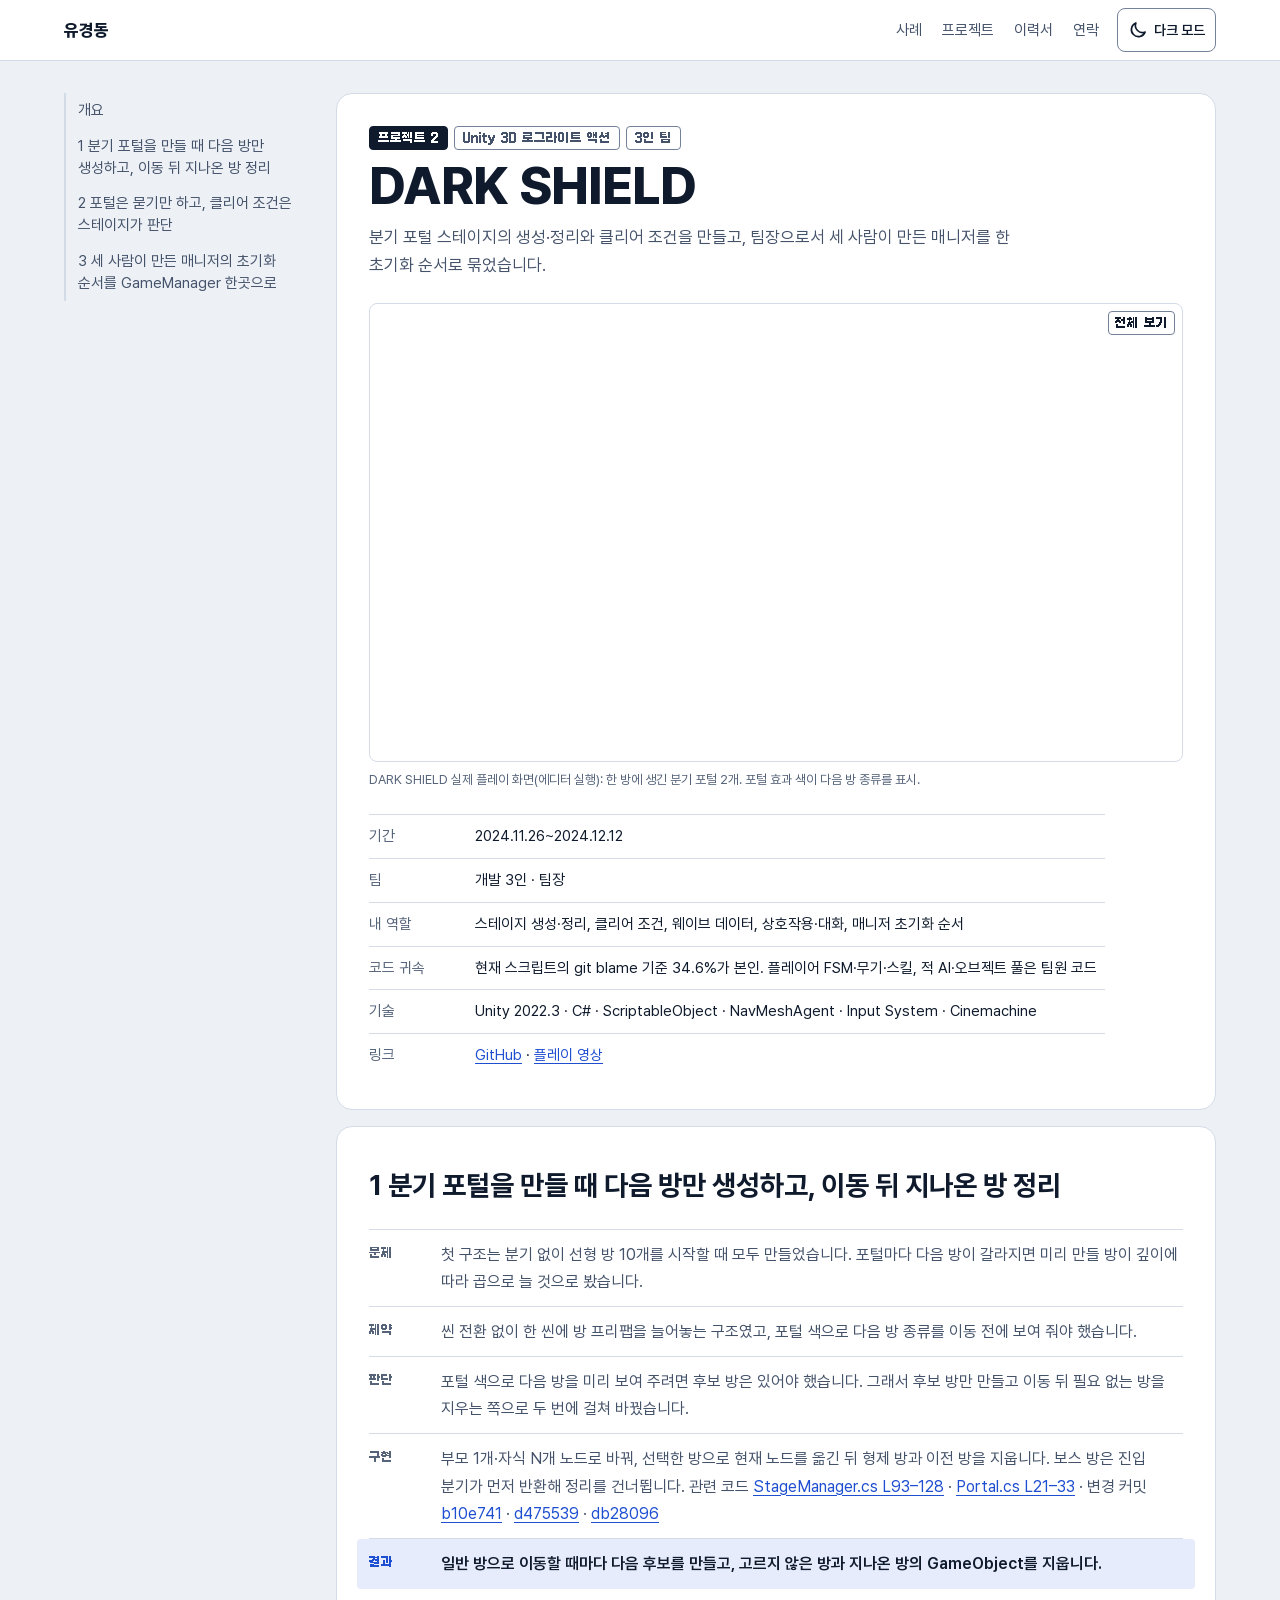
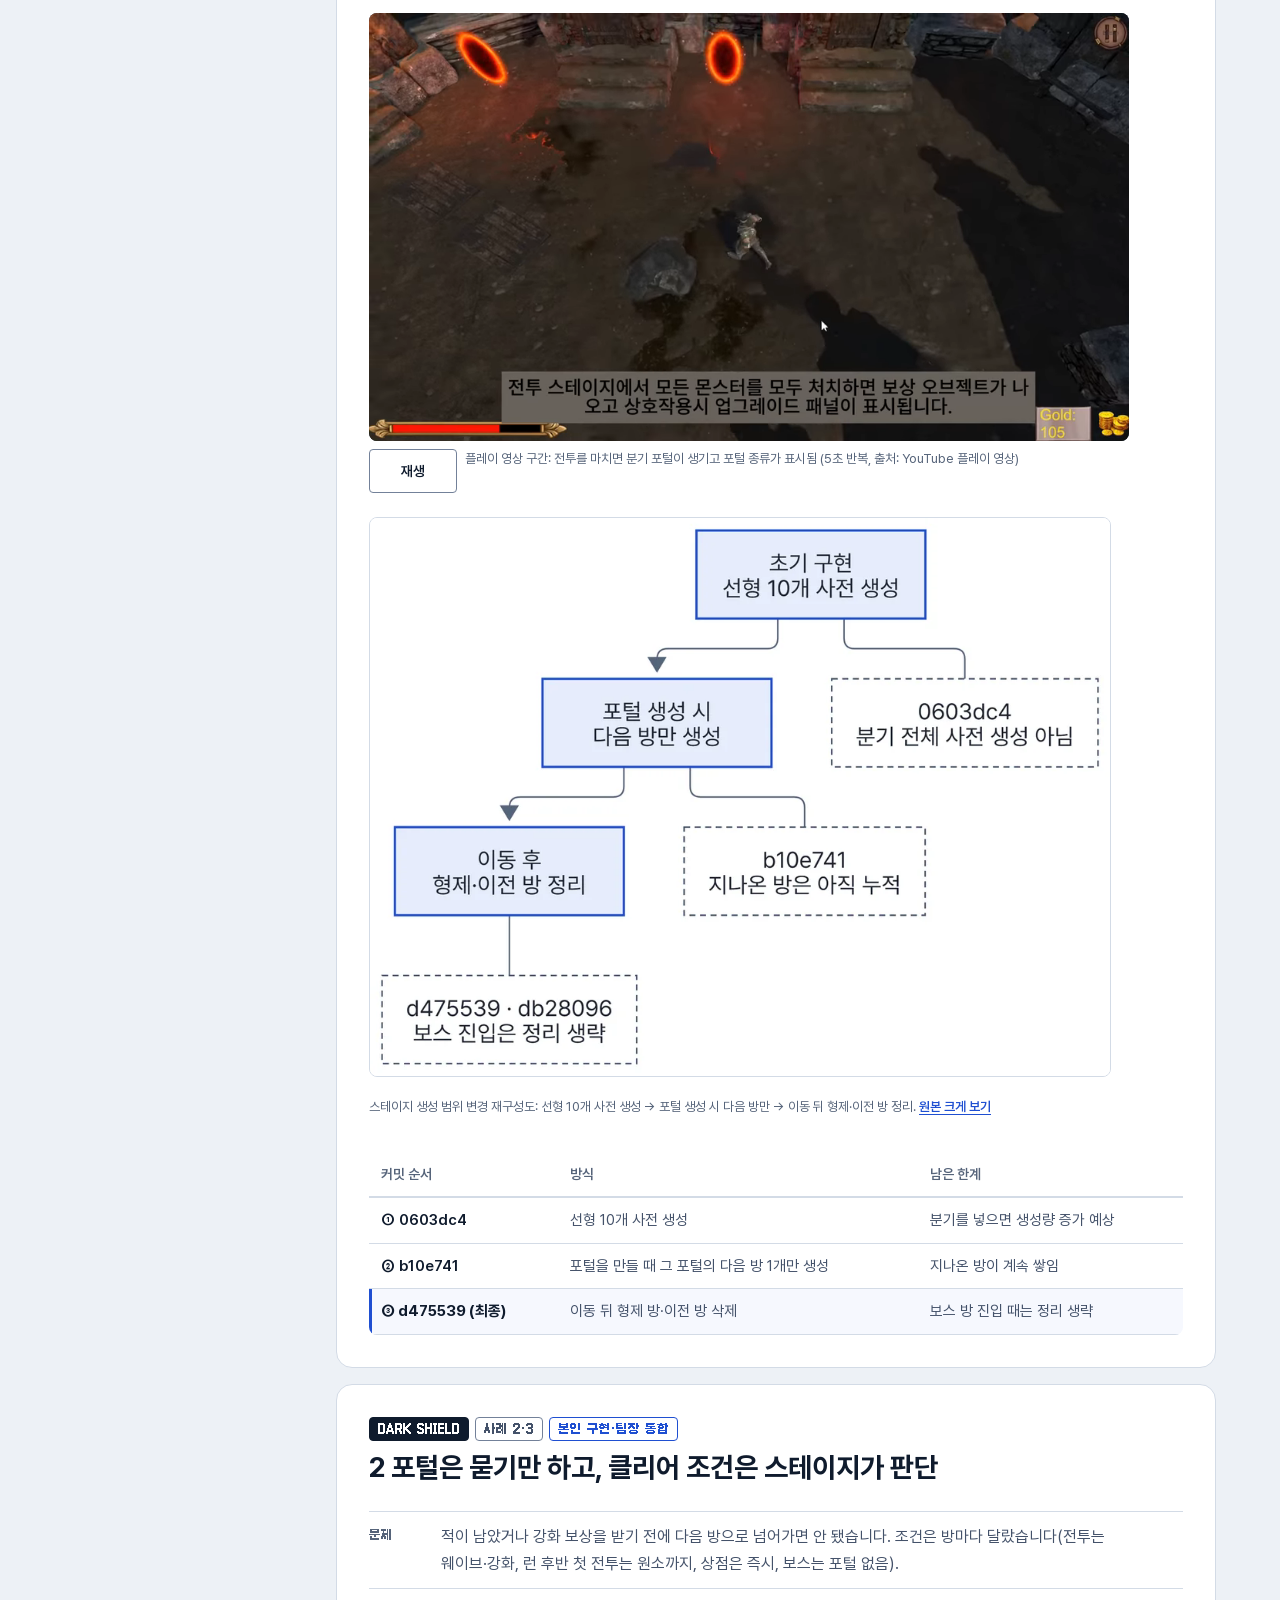
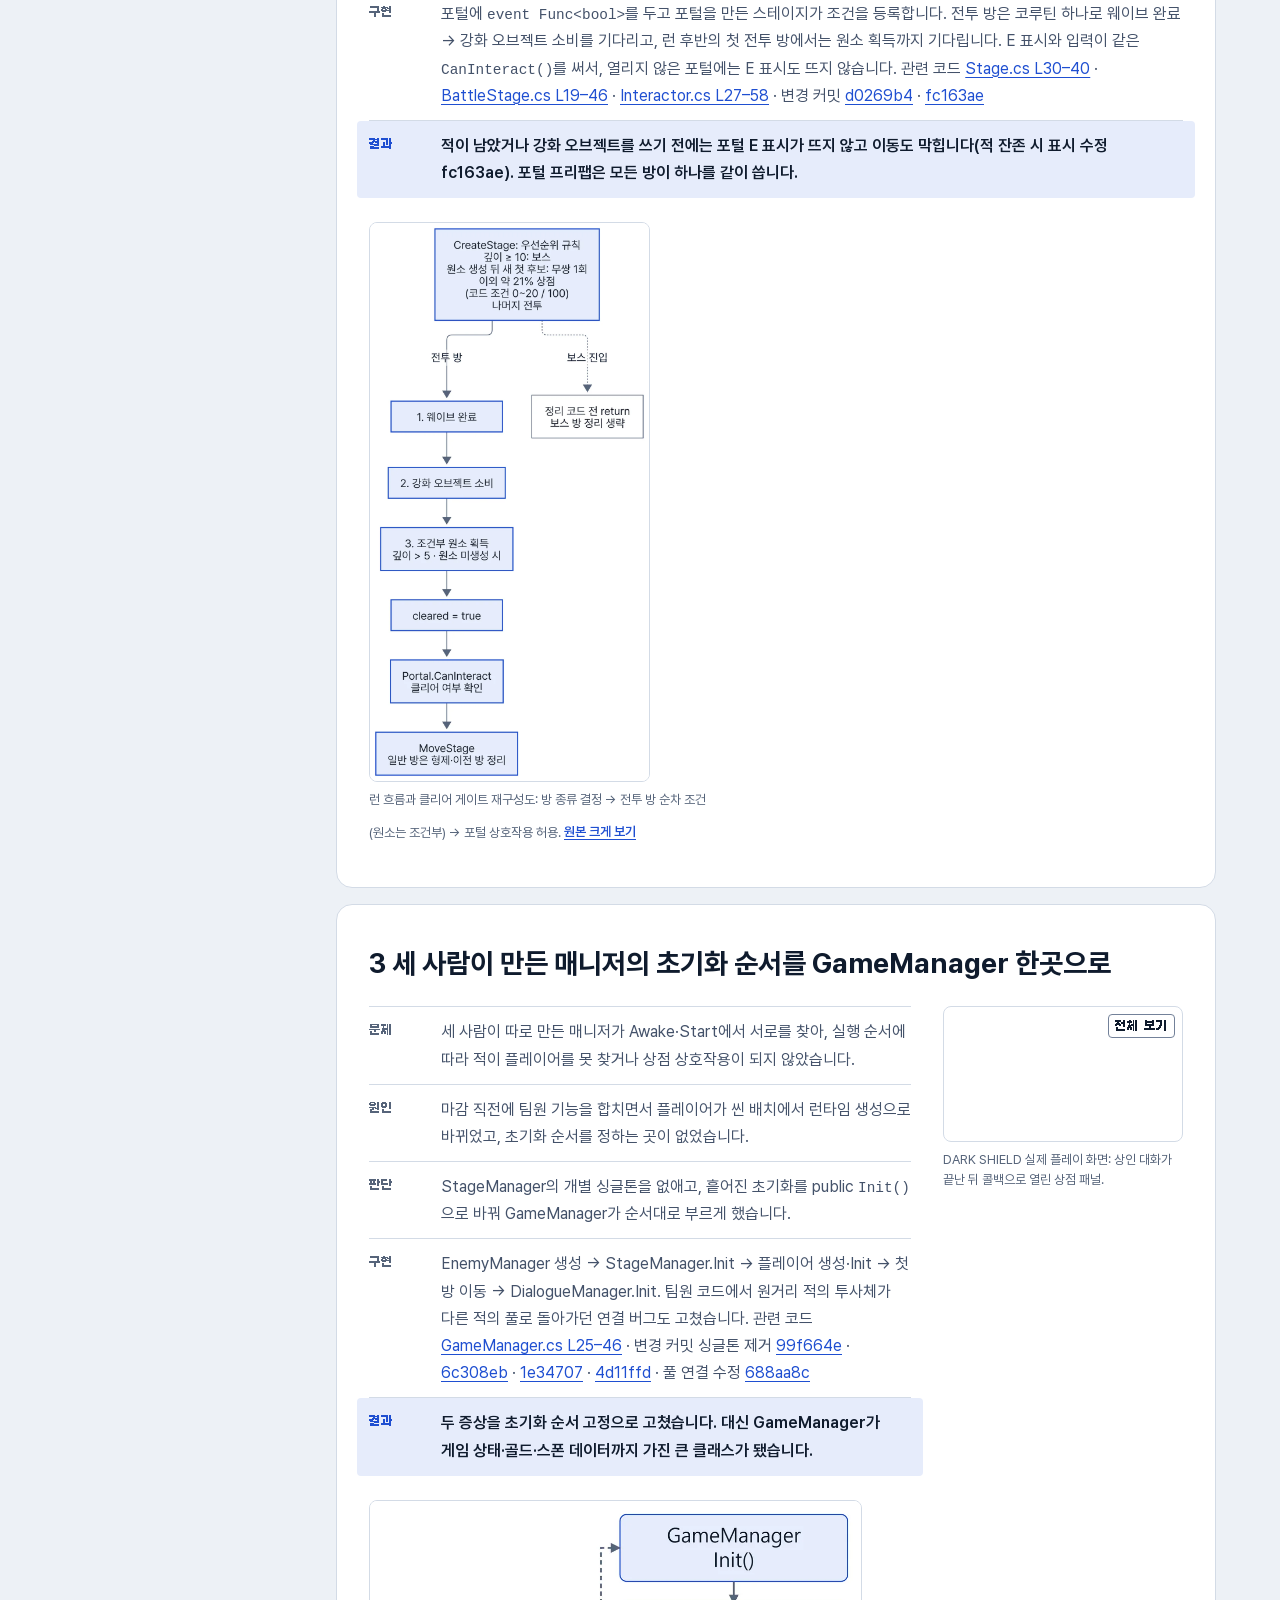
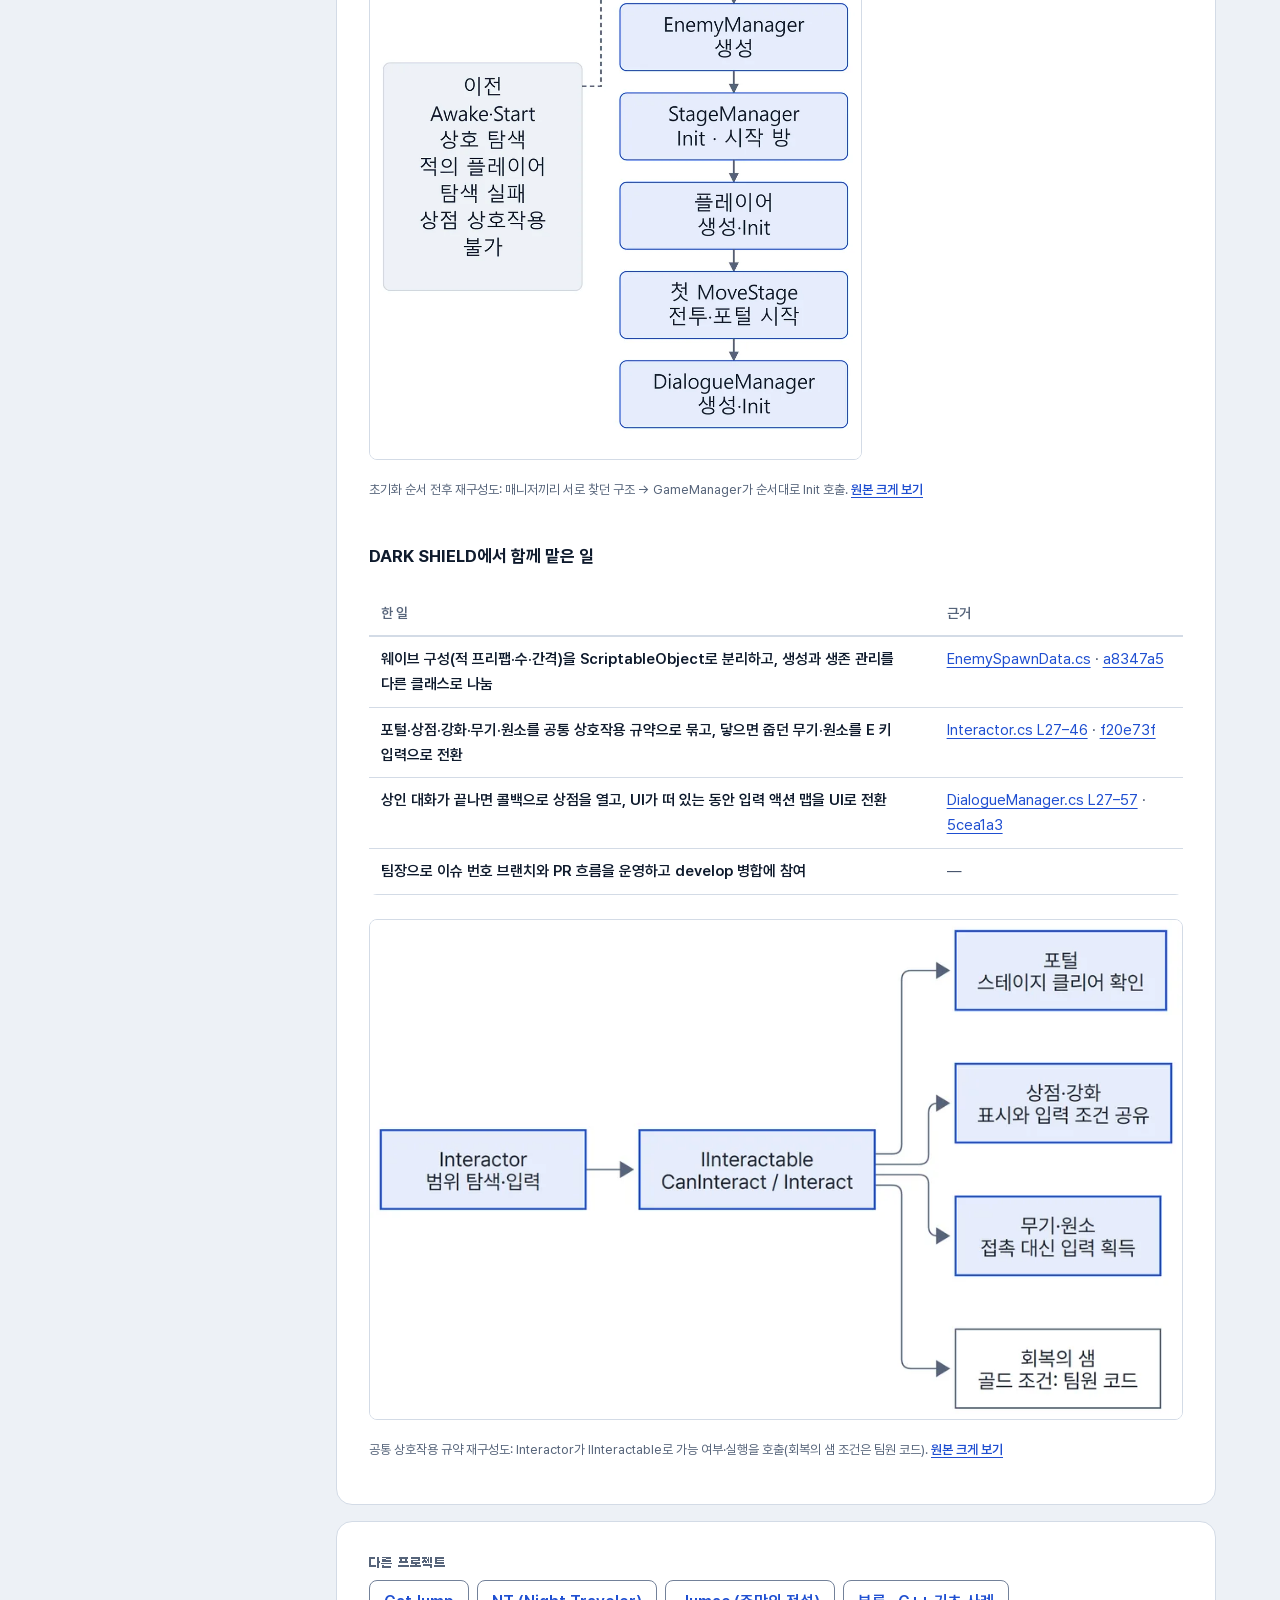
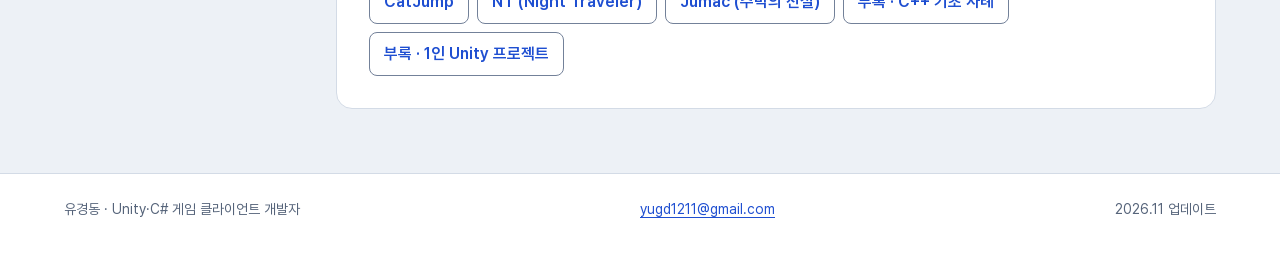
<file: projects/dark-shield.html>
<!doctype html><html lang="ko"><head><meta charset="utf-8"><meta name="viewport" content="width=device-width,initial-scale=1"><title>DARK SHIELD | 유경동</title><meta name="description" content="분기 포털 스테이지의 생성·정리와 클리어 조건을 만들고, 팀장으로서 세 사람이 만든 매니저를 한 초기화 순서로 묶었습니다."><meta property="og:type" content="website"><meta property="og:title" content="DARK SHIELD | 유경동"><meta property="og:description" content="분기 포털 스테이지의 생성·정리와 클리어 조건을 만들고, 팀장으로서 세 사람이 만든 매니저를 한 초기화 순서로 묶었습니다."><meta property="og:image" content="https://yugd1211.github.io/assets/og.png"><meta name="twitter:card" content="summary_large_image"><meta name="theme-color" content="#FFFFFF"><script>(function(){var d=document.documentElement,t=null;try{t=localStorage.getItem('theme')}catch(e){}if(t!=='dark'&&t!=='light')t=window.matchMedia&&matchMedia('(prefers-color-scheme: dark)').matches?'dark':'light';d.setAttribute('data-theme',t);d.className+=' js';if(t==='dark'){var m=document.querySelector('meta[name="theme-color"]');if(m)m.content='#131C2E'}})()</script><style>@media screen{html[data-theme=dark]{background:#0B1220}}</style><link rel="icon" href="../favicon.svg" type="image/svg+xml"><link rel="preload" href="../assets/fonts/Pretendard-400.woff2" as="font" type="font/woff2" crossorigin><link rel="preload" href="../assets/fonts/Pretendard-800.woff2" as="font" type="font/woff2" crossorigin><link rel="stylesheet" href="../assets/site.css"></head><body>
<a class="skip" href="#main">본문으로 건너뛰기</a>
<header class="top"><div class="wrap top-in"><a class="brand" href="../index.html">유경동</a><div class="top-end"><nav aria-label="주요 메뉴"><a href="../index.html#board">사례</a><a href="../index.html#work">프로젝트</a><a href="../resume.html">이력서</a><a href="mailto:yugd1211@gmail.com">연락</a></nav><button type="button" class="theme-btn" data-theme-toggle aria-pressed="false" aria-label="다크 모드"><svg class="i-moon" viewBox="0 0 24 24" fill="none" stroke="currentColor" stroke-width="2" stroke-linecap="round" stroke-linejoin="round" aria-hidden="true" focusable="false"><path d="M20.5 14.5A8.5 8.5 0 0 1 9.5 3.5a8.5 8.5 0 1 0 11 11z"/></svg><span class="theme-txt">다크 모드</span></button></div></div></header>
<div class="wrap detail"><nav class="toc" aria-label="DARK SHIELD 목차"><details><summary>DARK SHIELD 목차</summary><ol><li><a href="#overview">개요</a></li><li><a href="#case-13">1 분기 포털을 만들 때 다음 방만 생성하고, 이동 뒤 지나온 방 정리</a></li><li><a href="#case-14-2">2 포털은 묻기만 하고, 클리어 조건은 스테이지가 판단</a></li><li><a href="#case-14-3">3 세 사람이 만든 매니저의 초기화 순서를 GameManager 한곳으로</a></li></ol></details></nav><main id="main"><header class="sheet overview" id="overview" aria-labelledby="overview-h"><p class="chips"><span class="chip chip-key">프로젝트 2</span><span class="chip">Unity 3D 로그라이트 액션</span><span class="chip">3인 팀</span></p><h1 id="overview-h">DARK SHIELD</h1><p class="lead">분기 포털 스테이지의 생성⁠·⁠정리와 클리어 조건을 만들고, 팀장으로서 세 사람이 만든 매니저를 한 초기화 순서로 묶었습니다.</p><figure class="fig is-hero"><a class="zoom" href="../assets/img/ds_07_branch_portals_f2_hero-8480be-1182.webp"><img src="../assets/img/ds_07_branch_portals_f2_hero-8480be-1182.webp" srcset="../assets/img/ds_07_branch_portals_f2_hero-8480be-720.webp 720w, ../assets/img/ds_07_branch_portals_f2_hero-8480be-1182.webp 1182w" sizes="(min-width: 1100px) 860px, calc(100vw - 80px)" width="1182" height="665" loading="lazy" decoding="async" alt="DARK SHIELD 실제 플레이 화면(에디터 실행): 한 방에 생긴 분기 포털 2개. 포털 효과 색이 다음 방 종류를 표시."><span class="zoom-hint" aria-hidden="true">전체 보기</span></a><figcaption>DARK SHIELD 실제 플레이 화면(에디터 실행): 한 방에 생긴 분기 포털 2개. 포털 효과 색이 다음 방 종류를 표시.</figcaption></figure><div class="ov-grid"><dl class="kv"><div><dt>기간</dt><dd>2024.11.26~2024.12.12</dd></div><div><dt>팀</dt><dd>개발 3인 · 팀장</dd></div><div><dt>내 역할</dt><dd>스테이지 생성⁠·⁠정리, 클리어 조건, 웨이브 데이터, 상호작용⁠·⁠대화, 매니저 초기화 순서</dd></div><div><dt>코드 귀속</dt><dd>현재 스크립트의 git blame 기준 34.6%가 본인. 플레이어 FSM⁠·⁠무기⁠·⁠스킬, 적 AI⁠·⁠오브젝트 풀은 팀원 코드</dd></div><div><dt>기술</dt><dd>Unity 2022.3 · C# · ScriptableObject · NavMeshAgent · Input System · Cinemachine</dd></div><div><dt>링크</dt><dd><a href="https://github.com/yugd1211/DarkShield">GitHub</a> · <a href="https://youtu.be/SM46vrXvTMY">플레이 영상</a></dd></div></dl></div><div class="flow"></div></header><section class="sheet case" id="case-13" aria-labelledby="case-13-h"><h2 id="case-13-h">1 분기 포털을 만들 때 다음 방만 생성하고, 이동 뒤 지나온 방 정리</h2><div class="case-grid no-side"><dl class="verdict"><div class=""><dt>문제</dt><dd>첫 구조는 분기 없이 선형 방 10개를 시작할 때 모두 만들었습니다. 포털마다 다음 방이 갈라지면 미리 만들 방이 깊이에 따라 곱으로 늘 것으로 봤습니다.</dd></div><div class=""><dt>제약</dt><dd>씬 전환 없이 한 씬에 방 프리팹을 늘어놓는 구조였고, 포털 색으로 다음 방 종류를 이동 전에 보여 줘야 했습니다.</dd></div><div class=""><dt>판단</dt><dd>포털 색으로 다음 방을 미리 보여 주려면 후보 방은 있어야 했습니다. 그래서 후보 방만 만들고 이동 뒤 필요 없는 방을 지우는 쪽으로 두 번에 걸쳐 바꿨습니다.</dd></div><div class=""><dt>구현</dt><dd>부모 1개⁠·⁠자식 N개 노드로 바꿔, 선택한 방으로 현재 노드를 옮긴 뒤 형제 방과 이전 방을 지웁니다. 보스 방은 진입 분기가 먼저 반환해 정리를 건너뜁니다.
관련 코드 <a href="https://github.com/yugd1211/DarkShield/blob/2a779961ebef1861cef914dd2e66e244576283a4/DarkShield/Assets/02.Scripts/Stage/StageManager.cs#L93-L128">StageManager.cs L93–128</a> · <a href="https://github.com/yugd1211/DarkShield/blob/2a779961ebef1861cef914dd2e66e244576283a4/DarkShield/Assets/02.Scripts/Interactable/Portal.cs#L21-L33">Portal.cs L21–33</a> · 변경 커밋 <a href="https://github.com/yugd1211/DarkShield/commit/b10e741ebcd8703359eeb34e2df87c7c19e20400">b10e741</a> · <a href="https://github.com/yugd1211/DarkShield/commit/d475539ef3c7997efbe16179c0524be33c2e2ffd">d475539</a> · <a href="https://github.com/yugd1211/DarkShield/commit/db280963bd151550fedb0bc6c5a10d6364fab3c2">db28096</a></dd></div><div class="is-result"><dt>결과</dt><dd>일반 방으로 이동할 때마다 다음 후보를 만들고, 고르지 않은 방과 지나온 방의 GameObject를 지웁니다.</dd></div></dl></div><figure class="loop is-landscape" data-loop><div class="loop-frame"><video id="v4" muted loop playsinline controls preload="metadata" poster="../assets/media/ds_portal_branch-poster.webp" width="960" height="540" aria-label="플레이 영상 구간: 전투를 마치면 분기 포털이 생기고 포털 종류가 표시됨 (5초 반복, 출처: YouTube 플레이 영상)"><source src="../assets/media/ds_portal_branch.webm" type="video/webm"><source src="../assets/media/ds_portal_branch.mp4" type="video/mp4"></video></div><figcaption><button type="button" class="loop-btn" aria-controls="v4" aria-pressed="false" hidden><span class="loop-state">재생</span><span class="sr"> : 1 분기 포털을 만들 때 다음 방만 생성하고, 이동 뒤 지나온 방 정리 영상</span></button><span>플레이 영상 구간: 전투를 마치면 분기 포털이 생기고 포털 종류가 표시됨 (5초 반복, 출처: YouTube 플레이 영상)</span></figcaption></figure><div class="flow"><figure class="fig is-diagram"><a class="zoom" href="../assets/img/darkshield-stage-lifecycle-tb-diagram-4fae54-1920.webp" data-light-href="../assets/img/darkshield-stage-lifecycle-tb-diagram-4fae54-1920.webp" data-dark-href="../assets/img/darkshield-stage-lifecycle-tb-diagram-4fae54-dark-1920.webp"><img class="on-light" src="../assets/img/darkshield-stage-lifecycle-tb-diagram-4fae54-1920.webp" srcset="../assets/img/darkshield-stage-lifecycle-tb-diagram-4fae54-960.webp 960w, ../assets/img/darkshield-stage-lifecycle-tb-diagram-4fae54-1920.webp 1920w" sizes="(min-width: 1100px) 860px, calc(100vw - 80px)" width="1920" height="1447" loading="lazy" decoding="async" alt="스테이지 생성 범위 변경 재구성도: 선형 10개 사전 생성 → 포털 생성 시 다음 방만 → 이동 뒤 형제·이전 방 정리."><img class="on-dark" src="../assets/img/darkshield-stage-lifecycle-tb-diagram-4fae54-dark-1920.webp" srcset="../assets/img/darkshield-stage-lifecycle-tb-diagram-4fae54-dark-960.webp 960w, ../assets/img/darkshield-stage-lifecycle-tb-diagram-4fae54-dark-1920.webp 1920w" sizes="(min-width: 1100px) 860px, calc(100vw - 80px)" width="1920" height="1447" loading="lazy" decoding="async" alt="스테이지 생성 범위 변경 재구성도: 선형 10개 사전 생성 → 포털 생성 시 다음 방만 → 이동 뒤 형제·이전 방 정리."></a><figcaption>스테이지 생성 범위 변경 재구성도: 선형 10개 사전 생성 → 포털 생성 시 다음 방만 → 이동 뒤 형제⁠·⁠이전 방 정리. <a class="figure-full" href="../assets/img/darkshield-stage-lifecycle-tb-diagram-4fae54-1920.webp" data-light-href="../assets/img/darkshield-stage-lifecycle-tb-diagram-4fae54-1920.webp" data-dark-href="../assets/img/darkshield-stage-lifecycle-tb-diagram-4fae54-dark-1920.webp">원본 크게 보기<span class="sr"> : 스테이지 생성 범위 변경 재구성도: 선형 10개 사전 생성 → 포털 생성 시 다음 방만 → 이동 뒤 형제⁠·⁠이전 방 정리.</span></a></figcaption></figure><div class="tbl" role="region" tabindex="0" aria-label="커밋 순서 표 14"><table class="cmp"><thead><tr><th scope="col">커밋 순서</th><th scope="col">방식</th><th scope="col">남은 한계</th></tr></thead><tbody><tr><th scope="row">① 0603dc4</th><td data-label="방식">선형 10개 사전 생성</td><td data-label="남은 한계">분기를 넣으면 생성량 증가 예상</td></tr><tr><th scope="row">② b10e741</th><td data-label="방식">포털을 만들 때 그 포털의 다음 방 1개만 생성</td><td data-label="남은 한계">지나온 방이 계속 쌓임</td></tr><tr class="picked"><th scope="row"><strong>③ d475539 (최종)</strong></th><td data-label="방식">이동 뒤 형제 방⁠·⁠이전 방 삭제</td><td data-label="남은 한계">보스 방 진입 때는 정리 생략</td></tr></tbody></table></div></div></section><section class="sheet case" id="case-14-2" aria-labelledby="case-14-2-h"><p class="chips"><span class="chip chip-key">DARK SHIELD</span><span class="chip">사례 2⁠·⁠3</span><span class="chip chip-mine">본인 구현⁠·⁠팀장 통합</span></p><h2 id="case-14-2-h">2 포털은 묻기만 하고, 클리어 조건은 스테이지가 판단</h2><div class="case-grid no-side"><dl class="verdict"><div class=""><dt>문제</dt><dd>적이 남았거나 강화 보상을 받기 전에 다음 방으로 넘어가면 안 됐습니다. 조건은 방마다 달랐습니다(전투는 웨이브⁠·⁠강화, 런 후반 첫 전투는 원소까지, 상점은 즉시, 보스는 포털 없음).</dd></div><div class=""><dt>구현</dt><dd>포털에 <code>event Func&lt;bool&gt;</code>를 두고 포털을 만든 스테이지가 조건을 등록합니다. 전투 방은 코루틴 하나로 웨이브 완료 → 강화 오브젝트 소비를 기다리고, 런 후반의 첫 전투 방에서는 원소 획득까지 기다립니다. E 표시와 입력이 같은 <code>CanInteract()</code>를 써서, 열리지 않은 포털에는 E 표시도 뜨지 않습니다.
관련 코드 <a href="https://github.com/yugd1211/DarkShield/blob/2a779961ebef1861cef914dd2e66e244576283a4/DarkShield/Assets/02.Scripts/Stage/Stage.cs#L30-L40">Stage.cs L30–40</a> · <a href="https://github.com/yugd1211/DarkShield/blob/2a779961ebef1861cef914dd2e66e244576283a4/DarkShield/Assets/02.Scripts/Stage/BattleStage.cs#L19-L46">BattleStage.cs L19–46</a> · <a href="https://github.com/yugd1211/DarkShield/blob/2a779961ebef1861cef914dd2e66e244576283a4/DarkShield/Assets/02.Scripts/Interactable/Interactor.cs#L27-L58">Interactor.cs L27–58</a> · 변경 커밋 <a href="https://github.com/yugd1211/DarkShield/commit/d0269b4f2ec890806b37321e9ce113cded06975d">d0269b4</a> · <a href="https://github.com/yugd1211/DarkShield/commit/fc163ae5c37be8caf6e9c2cf01be0b6fea969cea">fc163ae</a></dd></div><div class="is-result"><dt>결과</dt><dd>적이 남았거나 강화 오브젝트를 쓰기 전에는 포털 E 표시가 뜨지 않고 이동도 막힙니다(적 잔존 시 표시 수정 fc163ae). 포털 프리팹은 모든 방이 하나를 같이 씁니다.</dd></div></dl></div><div class="flow"><figure class="fig is-diagram is-tall"><a class="zoom" href="../assets/img/darkshield-clear-gate-3d1b13-1920.webp" data-light-href="../assets/img/darkshield-clear-gate-3d1b13-1920.webp" data-dark-href="../assets/img/darkshield-clear-gate-3d1b13-dark-1920.webp"><img class="on-light" src="../assets/img/darkshield-clear-gate-3d1b13-1920.webp" srcset="../assets/img/darkshield-clear-gate-3d1b13-960.webp 960w, ../assets/img/darkshield-clear-gate-3d1b13-1920.webp 1920w" sizes="(min-width: 1100px) 860px, calc(100vw - 80px)" width="1920" height="3835" loading="lazy" decoding="async" alt="런 흐름과 클리어 게이트 재구성도: 방 종류 결정 → 전투 방 순차 조건(원소는 조건부) → 포털 상호작용 허용."><img class="on-dark" src="../assets/img/darkshield-clear-gate-3d1b13-dark-1920.webp" srcset="../assets/img/darkshield-clear-gate-3d1b13-dark-960.webp 960w, ../assets/img/darkshield-clear-gate-3d1b13-dark-1920.webp 1920w" sizes="(min-width: 1100px) 860px, calc(100vw - 80px)" width="1920" height="3835" loading="lazy" decoding="async" alt="런 흐름과 클리어 게이트 재구성도: 방 종류 결정 → 전투 방 순차 조건(원소는 조건부) → 포털 상호작용 허용."></a><figcaption>런 흐름과 클리어 게이트 재구성도: 방 종류 결정 → 전투 방 순차 조건(원소는 조건부) → 포털 상호작용 허용. <a class="figure-full" href="../assets/img/darkshield-clear-gate-3d1b13-1920.webp" data-light-href="../assets/img/darkshield-clear-gate-3d1b13-1920.webp" data-dark-href="../assets/img/darkshield-clear-gate-3d1b13-dark-1920.webp">원본 크게 보기<span class="sr"> : 런 흐름과 클리어 게이트 재구성도: 방 종류 결정 → 전투 방 순차 조건(원소는 조건부) → 포털 상호작용 허용.</span></a></figcaption></figure></div></section><section class="sheet case" id="case-14-3" aria-labelledby="case-14-3-h"><h2 id="case-14-3-h">3 세 사람이 만든 매니저의 초기화 순서를 GameManager 한곳으로</h2><div class="case-grid"><dl class="verdict"><div class=""><dt>문제</dt><dd>세 사람이 따로 만든 매니저가 Awake⁠·⁠Start에서 서로를 찾아, 실행 순서에 따라 적이 플레이어를 못 찾거나 상점 상호작용이 되지 않았습니다.</dd></div><div class=""><dt>원인</dt><dd>마감 직전에 팀원 기능을 합치면서 플레이어가 씬 배치에서 런타임 생성으로 바뀌었고, 초기화 순서를 정하는 곳이 없었습니다.</dd></div><div class=""><dt>판단</dt><dd>StageManager의 개별 싱글톤을 없애고, 흩어진 초기화를 public <code>Init()</code>으로 바꿔 GameManager가 순서대로 부르게 했습니다.</dd></div><div class=""><dt>구현</dt><dd>EnemyManager 생성 → StageManager.Init → 플레이어 생성⁠·⁠Init → 첫 방 이동 → DialogueManager.Init. 팀원 코드에서 원거리 적의 투사체가 다른 적의 풀로 돌아가던 연결 버그도 고쳤습니다.
관련 코드 <a href="https://github.com/yugd1211/DarkShield/blob/2a779961ebef1861cef914dd2e66e244576283a4/DarkShield/Assets/02.Scripts/Managers/GameManager.cs#L25-L46">GameManager.cs L25–46</a> · 변경 커밋 싱글톤 제거 <a href="https://github.com/yugd1211/DarkShield/commit/99f664e99770d046a501c9663a6f654ccd911ee3">99f664e</a> · <a href="https://github.com/yugd1211/DarkShield/commit/6c308eb71a186c7e4f4122314c78835122b616df">6c308eb</a> · <a href="https://github.com/yugd1211/DarkShield/commit/1e347073495b11b955b34fad41d7c37a4d5e6bb6">1e34707</a> · <a href="https://github.com/yugd1211/DarkShield/commit/4d11ffd57725fefe4f39f1bbfbafd3f4dc711225">4d11ffd</a> · 풀 연결 수정 <a href="https://github.com/yugd1211/DarkShield/commit/688aa8c29d33121817a56bccfd8f04347bd764b1">688aa8c</a></dd></div><div class="is-result"><dt>결과</dt><dd>두 증상을 초기화 순서 고정으로 고쳤습니다. 대신 GameManager가 게임 상태⁠·⁠골드⁠·⁠스폰 데이터까지 가진 큰 클래스가 됐습니다.</dd></div></dl><figure class="fig is-side"><a class="zoom" href="../assets/img/darkshield-npc-shop-0eb2ba-1280.webp"><img src="../assets/img/darkshield-npc-shop-0eb2ba-1280.webp" srcset="../assets/img/darkshield-npc-shop-0eb2ba-720.webp 720w, ../assets/img/darkshield-npc-shop-0eb2ba-1280.webp 1280w" sizes="(min-width: 1100px) 860px, calc(100vw - 80px)" width="1280" height="720" loading="lazy" decoding="async" alt="DARK SHIELD 실제 플레이 화면: 상인 대화가 끝난 뒤 콜백으로 열린 상점 패널."><span class="zoom-hint" aria-hidden="true">전체 보기</span></a><figcaption>DARK SHIELD 실제 플레이 화면: 상인 대화가 끝난 뒤 콜백으로 열린 상점 패널.</figcaption></figure></div><div class="flow"><figure class="fig is-diagram"><a class="zoom" href="../assets/img/darkshield-init-order-6b82f8-1920.webp" data-light-href="../assets/img/darkshield-init-order-6b82f8-1920.webp" data-dark-href="../assets/img/darkshield-init-order-6b82f8-dark-1920.webp"><img class="on-light" src="../assets/img/darkshield-init-order-6b82f8-1920.webp" srcset="../assets/img/darkshield-init-order-6b82f8-960.webp 960w, ../assets/img/darkshield-init-order-6b82f8-1920.webp 1920w" sizes="(min-width: 1100px) 860px, calc(100vw - 80px)" width="1920" height="2182" loading="lazy" decoding="async" alt="초기화 순서 전후 재구성도: 매니저끼리 서로 찾던 구조 → GameManager가 순서대로 Init 호출."><img class="on-dark" src="../assets/img/darkshield-init-order-6b82f8-dark-1920.webp" srcset="../assets/img/darkshield-init-order-6b82f8-dark-960.webp 960w, ../assets/img/darkshield-init-order-6b82f8-dark-1920.webp 1920w" sizes="(min-width: 1100px) 860px, calc(100vw - 80px)" width="1920" height="2182" loading="lazy" decoding="async" alt="초기화 순서 전후 재구성도: 매니저끼리 서로 찾던 구조 → GameManager가 순서대로 Init 호출."></a><figcaption>초기화 순서 전후 재구성도: 매니저끼리 서로 찾던 구조 → GameManager가 순서대로 Init 호출. <a class="figure-full" href="../assets/img/darkshield-init-order-6b82f8-1920.webp" data-light-href="../assets/img/darkshield-init-order-6b82f8-1920.webp" data-dark-href="../assets/img/darkshield-init-order-6b82f8-dark-1920.webp">원본 크게 보기<span class="sr"> : 초기화 순서 전후 재구성도: 매니저끼리 서로 찾던 구조 → GameManager가 순서대로 Init 호출.</span></a></figcaption></figure><h3 class="sub">DARK SHIELD에서 함께 맡은 일</h3><div class="tbl" role="region" tabindex="0" aria-label="한 일 표 15"><table class="cmp"><thead><tr><th scope="col">한 일</th><th scope="col">근거</th></tr></thead><tbody><tr><th scope="row">웨이브 구성(적 프리팹⁠·⁠수⁠·⁠간격)을 ScriptableObject로 분리하고, 생성과 생존 관리를 다른 클래스로 나눔</th><td data-label="근거"><a href="https://github.com/yugd1211/DarkShield/blob/2a779961ebef1861cef914dd2e66e244576283a4/DarkShield/Assets/02.Scripts/Stage/ScenarioSO/EnemySpawnData.cs#L4-L24">EnemySpawnData.cs</a> · <a href="https://github.com/yugd1211/DarkShield/commit/a8347a5c3b4c9d8761ad412cb435eae8ed3ea6d1">a8347a5</a></td></tr><tr><th scope="row">포털⁠·⁠상점⁠·⁠강화⁠·⁠무기⁠·⁠원소를 공통 상호작용 규약으로 묶고, 닿으면 줍던 무기⁠·⁠원소를 E 키 입력으로 전환</th><td data-label="근거"><a href="https://github.com/yugd1211/DarkShield/blob/2a779961ebef1861cef914dd2e66e244576283a4/DarkShield/Assets/02.Scripts/Interactable/Interactor.cs#L27-L46">Interactor.cs L27–46</a> · <a href="https://github.com/yugd1211/DarkShield/commit/f20e73f082cb3ec99a024415367139110443914f">f20e73f</a></td></tr><tr><th scope="row">상인 대화가 끝나면 콜백으로 상점을 열고, UI가 떠 있는 동안 입력 액션 맵을 UI로 전환</th><td data-label="근거"><a href="https://github.com/yugd1211/DarkShield/blob/2a779961ebef1861cef914dd2e66e244576283a4/DarkShield/Assets/02.Scripts/Dialogue/DialogueManager.cs#L27-L57">DialogueManager.cs L27–57</a> · <a href="https://github.com/yugd1211/DarkShield/commit/5cea1a3e40a89a28ca6c6c2aa772be3f26412cf1">5cea1a3</a></td></tr><tr><th scope="row">팀장으로 이슈 번호 브랜치와 PR 흐름을 운영하고 develop 병합에 참여</th><td data-label="근거">—</td></tr></tbody></table></div><figure class="fig is-diagram"><a class="zoom" href="../assets/img/darkshield-interaction-diagram-be70a8-1920.webp" data-light-href="../assets/img/darkshield-interaction-diagram-be70a8-1920.webp" data-dark-href="../assets/img/darkshield-interaction-diagram-be70a8-dark-1920.webp"><img class="on-light" src="../assets/img/darkshield-interaction-diagram-be70a8-1920.webp" srcset="../assets/img/darkshield-interaction-diagram-be70a8-960.webp 960w, ../assets/img/darkshield-interaction-diagram-be70a8-1920.webp 1920w" sizes="(min-width: 1100px) 860px, calc(100vw - 80px)" width="1920" height="1179" loading="lazy" decoding="async" alt="공통 상호작용 규약 재구성도: Interactor가 IInteractable로 가능 여부·실행을 호출(회복의 샘 조건은 팀원 코드)."><img class="on-dark" src="../assets/img/darkshield-interaction-diagram-be70a8-dark-1920.webp" srcset="../assets/img/darkshield-interaction-diagram-be70a8-dark-960.webp 960w, ../assets/img/darkshield-interaction-diagram-be70a8-dark-1920.webp 1920w" sizes="(min-width: 1100px) 860px, calc(100vw - 80px)" width="1920" height="1179" loading="lazy" decoding="async" alt="공통 상호작용 규약 재구성도: Interactor가 IInteractable로 가능 여부·실행을 호출(회복의 샘 조건은 팀원 코드)."></a><figcaption>공통 상호작용 규약 재구성도: Interactor가 IInteractable로 가능 여부⁠·⁠실행을 호출(회복의 샘 조건은 팀원 코드). <a class="figure-full" href="../assets/img/darkshield-interaction-diagram-be70a8-1920.webp" data-light-href="../assets/img/darkshield-interaction-diagram-be70a8-1920.webp" data-dark-href="../assets/img/darkshield-interaction-diagram-be70a8-dark-1920.webp">원본 크게 보기<span class="sr"> : 공통 상호작용 규약 재구성도: Interactor가 IInteractable로 가능 여부⁠·⁠실행을 호출(회복의 샘 조건은 팀원 코드).</span></a></figcaption></figure></div></section><nav class="next sheet" aria-label="다른 프로젝트"><p class="toc-h">다른 프로젝트</p><ul><li><a href="../projects/catjump.html">CatJump</a></li><li><a href="../projects/nt.html">NT (Night Traveler)</a></li><li><a href="../projects/jumac.html">Jumac (주막의 전설)</a></li><li><a href="../projects/appendix-1.html">부록 · C++ 기초 사례</a></li><li><a href="../projects/appendix-2.html">부록 · 1인 Unity 프로젝트</a></li></ul></nav></main></div>
<footer class="foot"><div class="wrap foot-in"><p>유경동 · Unity⁠·⁠C# 게임 클라이언트 개발자</p><p><a href="mailto:yugd1211@gmail.com">yugd1211@gmail.com</a></p><p>2026.11 업데이트</p></div></footer>
<script src="../assets/media.js" defer></script>
</body></html>
</file>
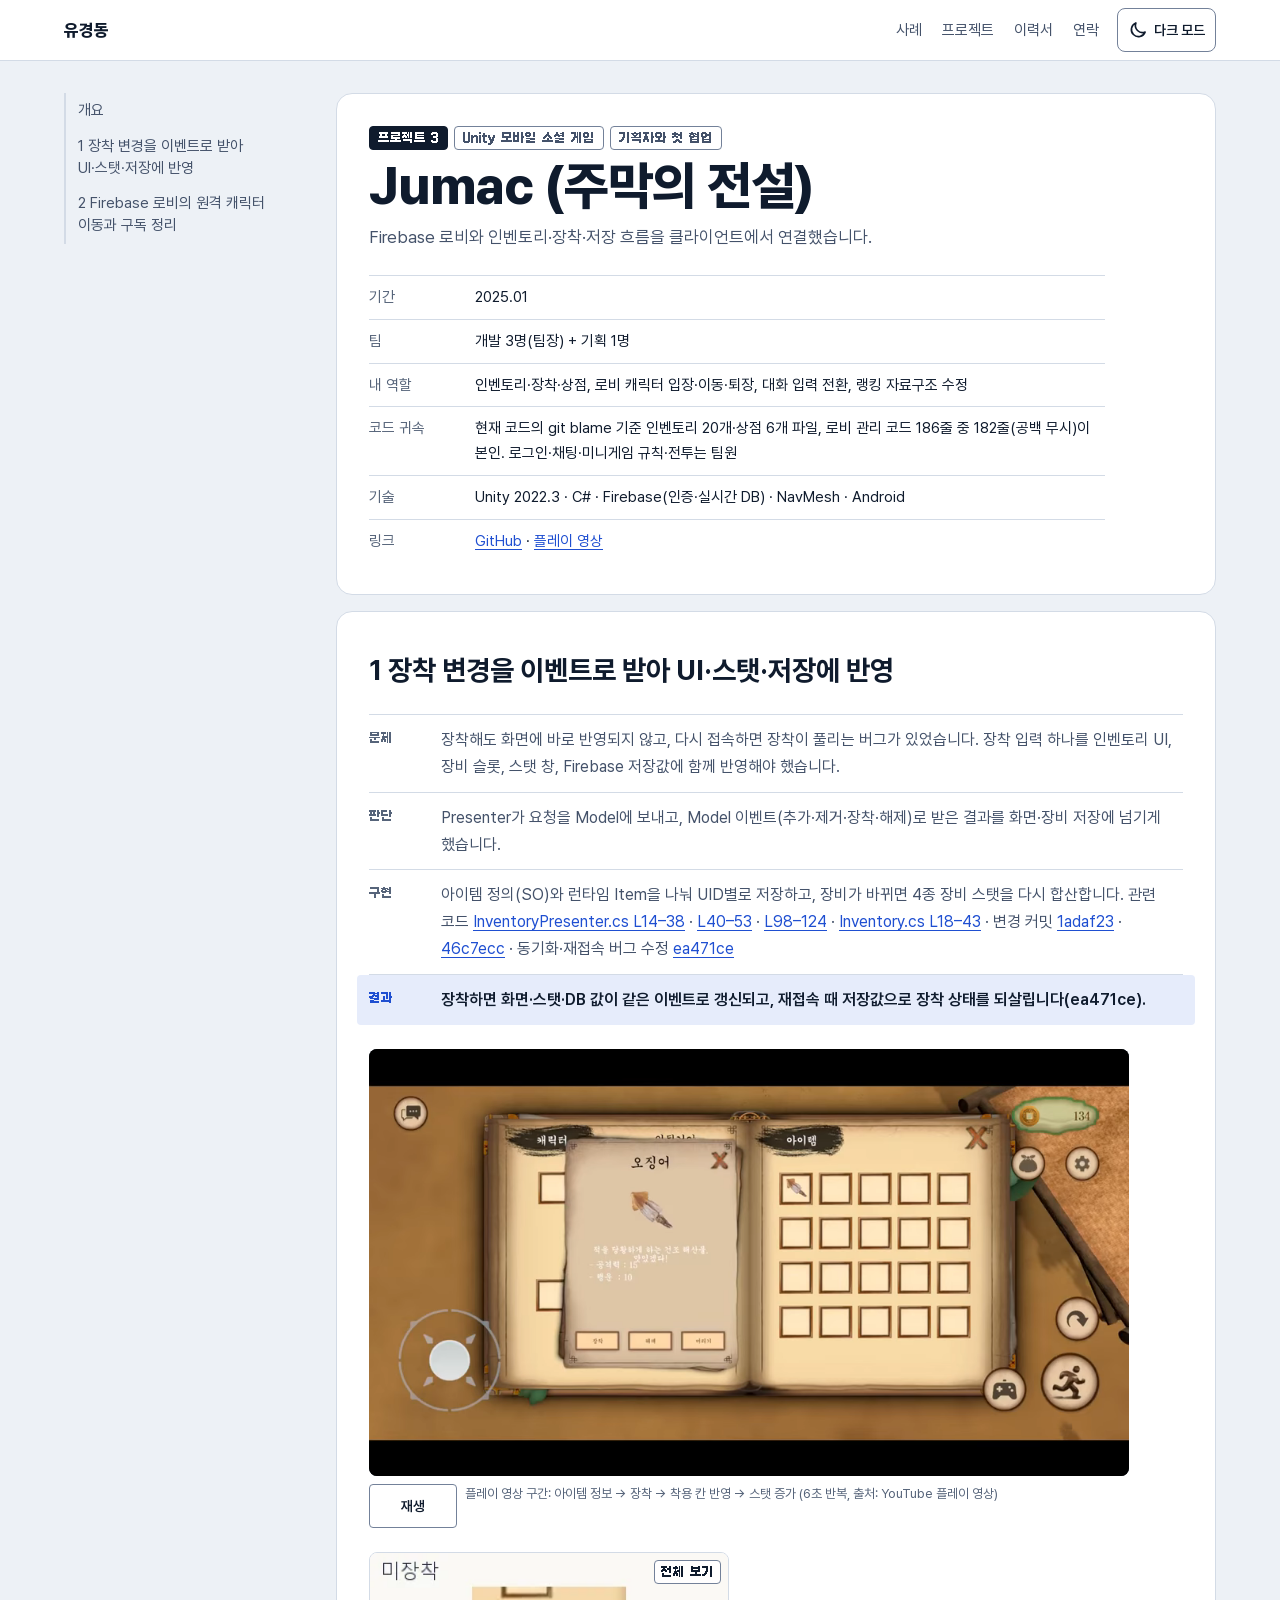
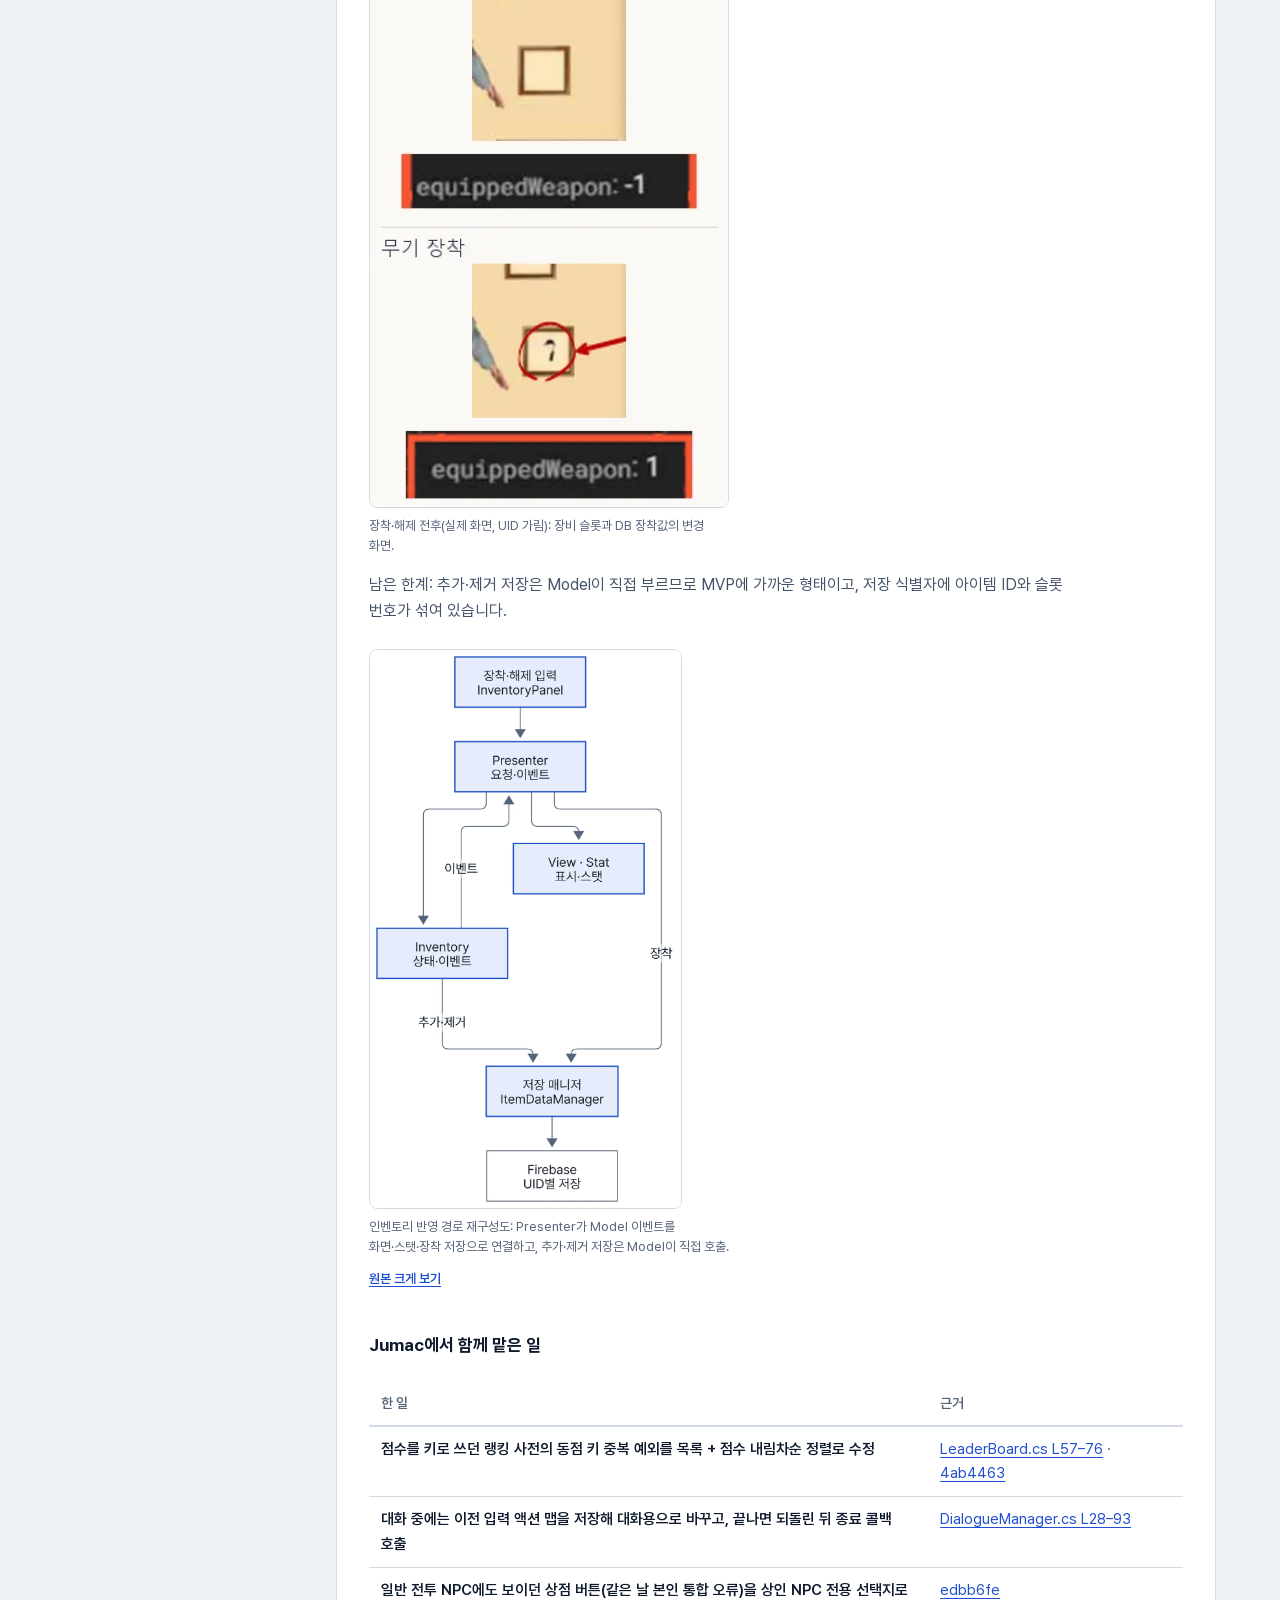
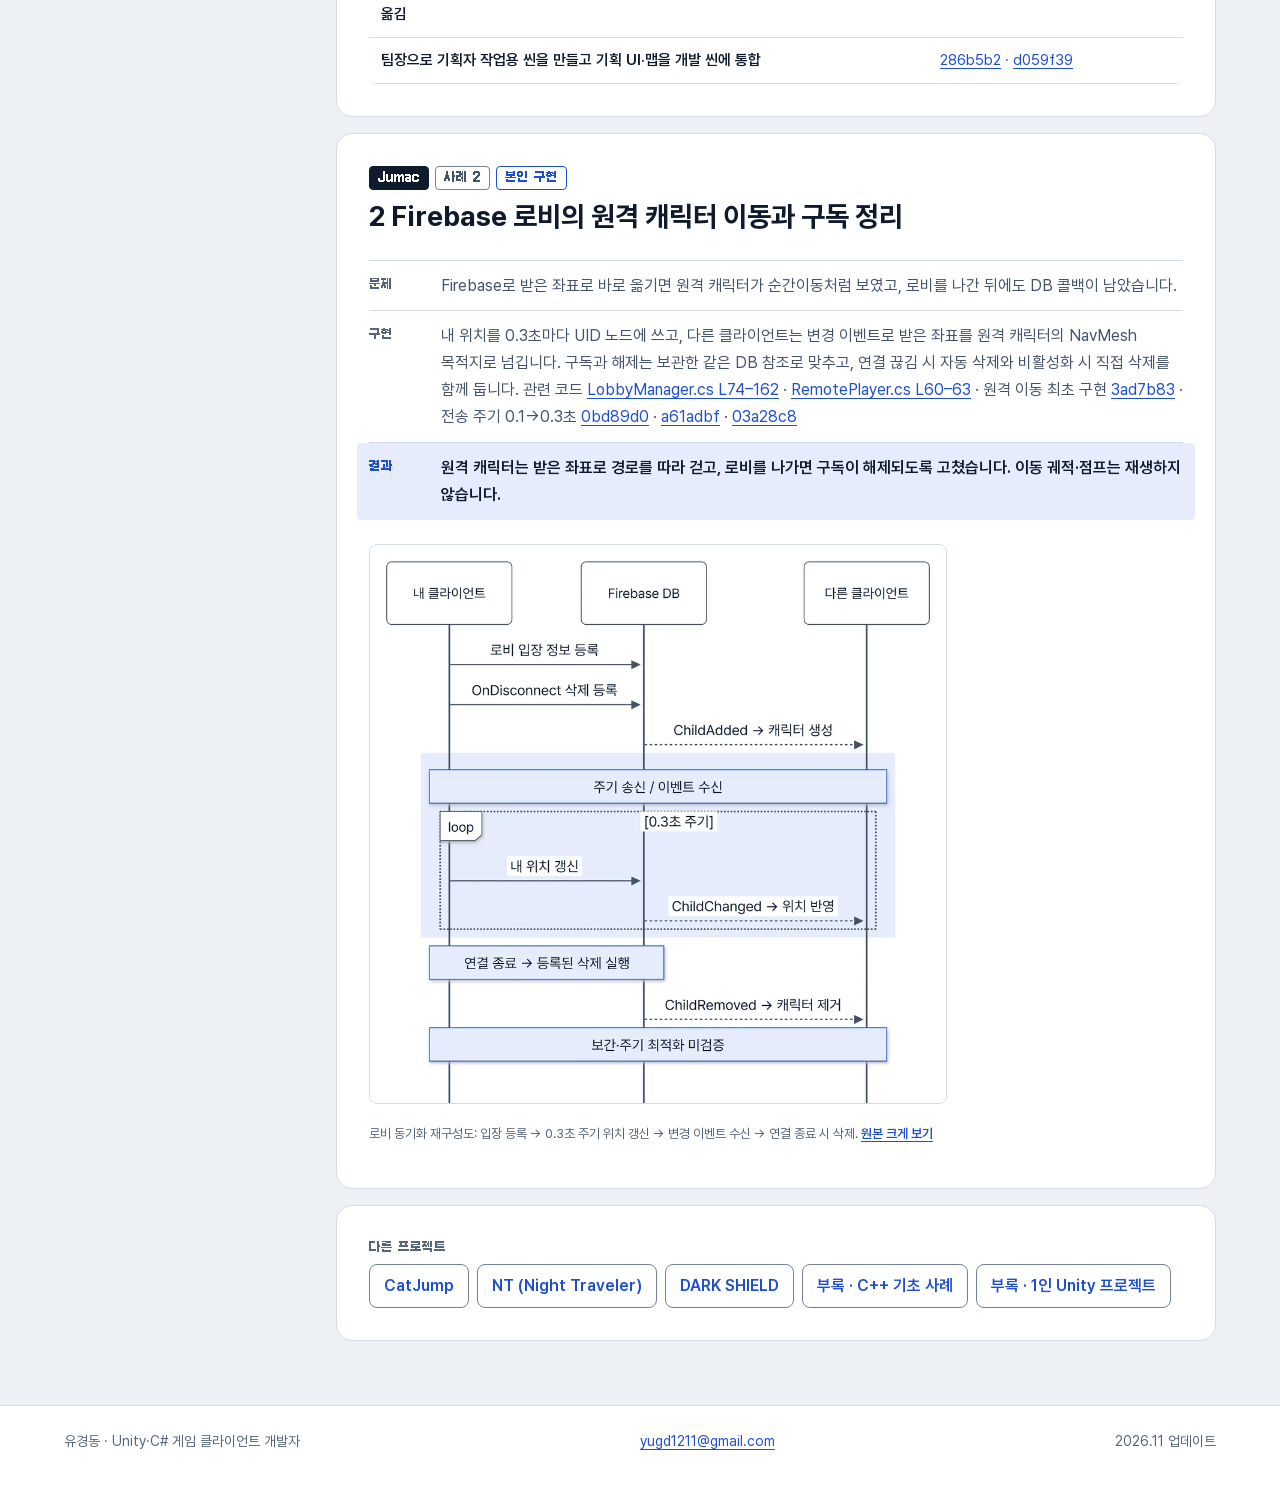
<file: projects/jumac.html>
<!doctype html><html lang="ko"><head><meta charset="utf-8"><meta name="viewport" content="width=device-width,initial-scale=1"><title>Jumac (주막의 전설) | 유경동</title><meta name="description" content="Firebase 로비와 인벤토리·장착·저장 흐름을 클라이언트에서 연결했습니다."><meta property="og:type" content="website"><meta property="og:title" content="Jumac (주막의 전설) | 유경동"><meta property="og:description" content="Firebase 로비와 인벤토리·장착·저장 흐름을 클라이언트에서 연결했습니다."><meta property="og:image" content="https://yugd1211.github.io/assets/og.png"><meta name="twitter:card" content="summary_large_image"><meta name="theme-color" content="#FFFFFF"><script>(function(){var d=document.documentElement,t=null;try{t=localStorage.getItem('theme')}catch(e){}if(t!=='dark'&&t!=='light')t=window.matchMedia&&matchMedia('(prefers-color-scheme: dark)').matches?'dark':'light';d.setAttribute('data-theme',t);d.className+=' js';if(t==='dark'){var m=document.querySelector('meta[name="theme-color"]');if(m)m.content='#131C2E'}})()</script><style>@media screen{html[data-theme=dark]{background:#0B1220}}</style><link rel="icon" href="../favicon.svg" type="image/svg+xml"><link rel="preload" href="../assets/fonts/Pretendard-400.woff2" as="font" type="font/woff2" crossorigin><link rel="preload" href="../assets/fonts/Pretendard-800.woff2" as="font" type="font/woff2" crossorigin><link rel="stylesheet" href="../assets/site.css"></head><body>
<a class="skip" href="#main">본문으로 건너뛰기</a>
<header class="top"><div class="wrap top-in"><a class="brand" href="../index.html">유경동</a><div class="top-end"><nav aria-label="주요 메뉴"><a href="../index.html#board">사례</a><a href="../index.html#work">프로젝트</a><a href="../resume.html">이력서</a><a href="mailto:yugd1211@gmail.com">연락</a></nav><button type="button" class="theme-btn" data-theme-toggle aria-pressed="false" aria-label="다크 모드"><svg class="i-moon" viewBox="0 0 24 24" fill="none" stroke="currentColor" stroke-width="2" stroke-linecap="round" stroke-linejoin="round" aria-hidden="true" focusable="false"><path d="M20.5 14.5A8.5 8.5 0 0 1 9.5 3.5a8.5 8.5 0 1 0 11 11z"/></svg><span class="theme-txt">다크 모드</span></button></div></div></header>
<div class="wrap detail"><nav class="toc" aria-label="Jumac (주막의 전설) 목차"><details><summary>Jumac (주막의 전설) 목차</summary><ol><li><a href="#overview">개요</a></li><li><a href="#case-15">1 장착 변경을 이벤트로 받아 UI⁠·⁠스탯⁠·⁠저장에 반영</a></li><li><a href="#case-16">2 Firebase 로비의 원격 캐릭터 이동과 구독 정리</a></li></ol></details></nav><main id="main"><header class="sheet overview" id="overview" aria-labelledby="overview-h"><p class="chips"><span class="chip chip-key">프로젝트 3</span><span class="chip">Unity 모바일 소셜 게임</span><span class="chip">기획자와 첫 협업</span></p><h1 id="overview-h">Jumac (주막의 전설)</h1><p class="lead">Firebase 로비와 인벤토리⁠·⁠장착⁠·⁠저장 흐름을 클라이언트에서 연결했습니다.</p><div class="ov-grid"><dl class="kv"><div><dt>기간</dt><dd>2025.01</dd></div><div><dt>팀</dt><dd>개발 3명(팀장) + 기획 1명</dd></div><div><dt>내 역할</dt><dd>인벤토리⁠·⁠장착⁠·⁠상점, 로비 캐릭터 입장⁠·⁠이동⁠·⁠퇴장, 대화 입력 전환, 랭킹 자료구조 수정</dd></div><div><dt>코드 귀속</dt><dd>현재 코드의 git blame 기준 인벤토리 20개⁠·⁠상점 6개 파일, 로비 관리 코드 186줄 중 182줄(공백 무시)이 본인. 로그인⁠·⁠채팅⁠·⁠미니게임 규칙⁠·⁠전투는 팀원</dd></div><div><dt>기술</dt><dd>Unity 2022.3 · C# · Firebase(인증⁠·⁠실시간 DB) · NavMesh · Android</dd></div><div><dt>링크</dt><dd><a href="https://github.com/KGAMeta8PreCollaboration/JumacGame">GitHub</a> · <a href="https://www.youtube.com/watch?v=NUXAidD4nL0">플레이 영상</a></dd></div></dl></div><div class="flow"></div></header><section class="sheet case" id="case-15" aria-labelledby="case-15-h"><h2 id="case-15-h">1 장착 변경을 이벤트로 받아 UI⁠·⁠스탯⁠·⁠저장에 반영</h2><div class="case-grid no-side"><dl class="verdict"><div class=""><dt>문제</dt><dd>장착해도 화면에 바로 반영되지 않고, 다시 접속하면 장착이 풀리는 버그가 있었습니다. 장착 입력 하나를 인벤토리 UI, 장비 슬롯, 스탯 창, Firebase 저장값에 함께 반영해야 했습니다.</dd></div><div class=""><dt>판단</dt><dd>Presenter가 요청을 Model에 보내고, Model 이벤트(추가⁠·⁠제거⁠·⁠장착⁠·⁠해제)로 받은 결과를 화면⁠·⁠장비 저장에 넘기게 했습니다.</dd></div><div class=""><dt>구현</dt><dd>아이템 정의(SO)와 런타임 Item을 나눠 UID별로 저장하고, 장비가 바뀌면 4종 장비 스탯을 다시 합산합니다.
관련 코드 <a href="https://github.com/KGAMeta8PreCollaboration/JumacGame/blob/c6c662db6f3e9a0949b2b77d8e4bb05778e448d0/Project/Assets/03.Code/Scripts/Inventory/Presenter/InventoryPresenter.cs#L14-L38">InventoryPresenter.cs L14–38</a> · <a href="https://github.com/KGAMeta8PreCollaboration/JumacGame/blob/c6c662db6f3e9a0949b2b77d8e4bb05778e448d0/Project/Assets/03.Code/Scripts/Inventory/Presenter/InventoryPresenter.cs#L40-L53">L40–53</a> · <a href="https://github.com/KGAMeta8PreCollaboration/JumacGame/blob/c6c662db6f3e9a0949b2b77d8e4bb05778e448d0/Project/Assets/03.Code/Scripts/Inventory/Presenter/InventoryPresenter.cs#L98-L124">L98–124</a> · <a href="https://github.com/KGAMeta8PreCollaboration/JumacGame/blob/c6c662db6f3e9a0949b2b77d8e4bb05778e448d0/Project/Assets/03.Code/Scripts/Inventory/Model/Inventory.cs#L18-L43">Inventory.cs L18–43</a> · 변경 커밋 <a href="https://github.com/KGAMeta8PreCollaboration/JumacGame/commit/1adaf237f24df9a22f1c954a4347139c15b6f1b0">1adaf23</a> · <a href="https://github.com/KGAMeta8PreCollaboration/JumacGame/commit/46c7ecc4c1022294aab9de0488bb7c30f182ee81">46c7ecc</a> · 동기화⁠·⁠재접속 버그 수정 <a href="https://github.com/KGAMeta8PreCollaboration/JumacGame/commit/ea471cee82f041bf8332b90c4b749631295c2d98">ea471ce</a></dd></div><div class="is-result"><dt>결과</dt><dd>장착하면 화면⁠·⁠스탯⁠·⁠DB 값이 같은 이벤트로 갱신되고, 재접속 때 저장값으로 장착 상태를 되살립니다(ea471ce).</dd></div></dl></div><figure class="loop is-landscape" data-loop><div class="loop-frame"><video id="v5" muted loop playsinline controls preload="metadata" poster="../assets/media/jm_inventory_equip-poster.webp" width="960" height="540" aria-label="플레이 영상 구간: 아이템 정보 → 장착 → 착용 칸 반영 → 스탯 증가 (6초 반복, 출처: YouTube 플레이 영상)"><source src="../assets/media/jm_inventory_equip.webm" type="video/webm"><source src="../assets/media/jm_inventory_equip.mp4" type="video/mp4"></video></div><figcaption><button type="button" class="loop-btn" aria-controls="v5" aria-pressed="false" hidden><span class="loop-state">재생</span><span class="sr"> : 1 장착 변경을 이벤트로 받아 UI⁠·⁠스탯⁠·⁠저장에 반영 영상</span></button><span>플레이 영상 구간: 아이템 정보 → 장착 → 착용 칸 반영 → 스탯 증가 (6초 반복, 출처: YouTube 플레이 영상)</span></figcaption></figure><div class="flow"><figure class="fig is-tall"><a class="zoom" href="../assets/img/jumac-equipment-uid-blurred-c716b4-330.webp" data-light-href="../assets/img/jumac-equipment-uid-blurred-c716b4-330.webp" data-dark-href="../assets/img/jumac-equipment-uid-blurred-c716b4-dark-330.webp"><img class="on-light" src="../assets/img/jumac-equipment-uid-blurred-c716b4-330.webp" srcset="../assets/img/jumac-equipment-uid-blurred-c716b4-330.webp 330w" sizes="(min-width: 1100px) 860px, calc(100vw - 80px)" width="330" height="510" loading="lazy" decoding="async" alt="장착·해제 전후(실제 화면, UID 가림): 장비 슬롯과 DB 장착값의 변경 화면."><img class="on-dark" src="../assets/img/jumac-equipment-uid-blurred-c716b4-dark-330.webp" srcset="../assets/img/jumac-equipment-uid-blurred-c716b4-dark-330.webp 330w" sizes="(min-width: 1100px) 860px, calc(100vw - 80px)" width="330" height="510" loading="lazy" decoding="async" alt="장착·해제 전후(실제 화면, UID 가림): 장비 슬롯과 DB 장착값의 변경 화면."><span class="zoom-hint" aria-hidden="true">전체 보기</span></a><figcaption>장착⁠·⁠해제 전후(실제 화면, UID 가림): 장비 슬롯과 DB 장착값의 변경 화면.</figcaption></figure><p>남은 한계: 추가⁠·⁠제거 저장은 Model이 직접 부르므로 MVP에 가까운 형태이고, 저장 식별자에 아이템 ID와 슬롯 번호가 섞여 있습니다.</p>
<figure class="fig is-diagram is-tall"><a class="zoom" href="../assets/img/jumac-inventory-diagram-56e239-1920.webp" data-light-href="../assets/img/jumac-inventory-diagram-56e239-1920.webp" data-dark-href="../assets/img/jumac-inventory-diagram-56e239-dark-1920.webp"><img class="on-light" src="../assets/img/jumac-inventory-diagram-56e239-1920.webp" srcset="../assets/img/jumac-inventory-diagram-56e239-960.webp 960w, ../assets/img/jumac-inventory-diagram-56e239-1920.webp 1920w" sizes="(min-width: 1100px) 860px, calc(100vw - 80px)" width="1920" height="3446" loading="lazy" decoding="async" alt="인벤토리 반영 경로 재구성도: Presenter가 Model 이벤트를 화면·스탯·장착 저장으로 연결하고, 추가·제거 저장은 Model이 직접 호출."><img class="on-dark" src="../assets/img/jumac-inventory-diagram-56e239-dark-1920.webp" srcset="../assets/img/jumac-inventory-diagram-56e239-dark-960.webp 960w, ../assets/img/jumac-inventory-diagram-56e239-dark-1920.webp 1920w" sizes="(min-width: 1100px) 860px, calc(100vw - 80px)" width="1920" height="3446" loading="lazy" decoding="async" alt="인벤토리 반영 경로 재구성도: Presenter가 Model 이벤트를 화면·스탯·장착 저장으로 연결하고, 추가·제거 저장은 Model이 직접 호출."></a><figcaption>인벤토리 반영 경로 재구성도: Presenter가 Model 이벤트를 화면⁠·⁠스탯⁠·⁠장착 저장으로 연결하고, 추가⁠·⁠제거 저장은 Model이 직접 호출. <a class="figure-full" href="../assets/img/jumac-inventory-diagram-56e239-1920.webp" data-light-href="../assets/img/jumac-inventory-diagram-56e239-1920.webp" data-dark-href="../assets/img/jumac-inventory-diagram-56e239-dark-1920.webp">원본 크게 보기<span class="sr"> : 인벤토리 반영 경로 재구성도: Presenter가 Model 이벤트를 화면⁠·⁠스탯⁠·⁠장착 저장으로 연결하고, 추가⁠·⁠제거 저장은 Model이 직접 호출.</span></a></figcaption></figure><h3 class="sub">Jumac에서 함께 맡은 일</h3><div class="tbl" role="region" tabindex="0" aria-label="한 일 표 16"><table class="cmp"><thead><tr><th scope="col">한 일</th><th scope="col">근거</th></tr></thead><tbody><tr><th scope="row">점수를 키로 쓰던 랭킹 사전의 동점 키 중복 예외를 목록 + 점수 내림차순 정렬로 수정</th><td data-label="근거"><a href="https://github.com/KGAMeta8PreCollaboration/JumacGame/blob/c6c662db6f3e9a0949b2b77d8e4bb05778e448d0/Project/Assets/03.Code/Scripts/UI/LeaderBoard/LeaderBoard.cs#L57-L76">LeaderBoard.cs L57–76</a> · <a href="https://github.com/KGAMeta8PreCollaboration/JumacGame/commit/4ab44635723b32e9f4ccffbdaffe2e5aa73918fa">4ab4463</a></td></tr><tr><th scope="row">대화 중에는 이전 입력 액션 맵을 저장해 대화용으로 바꾸고, 끝나면 되돌린 뒤 종료 콜백 호출</th><td data-label="근거"><a href="https://github.com/KGAMeta8PreCollaboration/JumacGame/blob/c6c662db6f3e9a0949b2b77d8e4bb05778e448d0/Project/Assets/03.Code/Scripts/Dialogue/DialogueManager.cs#L28-L93">DialogueManager.cs L28–93</a></td></tr><tr><th scope="row">일반 전투 NPC에도 보이던 상점 버튼(같은 날 본인 통합 오류)을 상인 NPC 전용 선택지로 옮김</th><td data-label="근거"><a href="https://github.com/KGAMeta8PreCollaboration/JumacGame/commit/edbb6fe">edbb6fe</a></td></tr><tr><th scope="row">팀장으로 기획자 작업용 씬을 만들고 기획 UI⁠·⁠맵을 개발 씬에 통합</th><td data-label="근거"><a href="https://github.com/KGAMeta8PreCollaboration/JumacGame/commit/286b5b2">286b5b2</a> · <a href="https://github.com/KGAMeta8PreCollaboration/JumacGame/commit/d059f39">d059f39</a></td></tr></tbody></table></div></div></section><section class="sheet case" id="case-16" aria-labelledby="case-16-h"><p class="chips"><span class="chip chip-key">Jumac</span><span class="chip">사례 2</span><span class="chip chip-mine">본인 구현</span></p><h2 id="case-16-h">2 Firebase 로비의 원격 캐릭터 이동과 구독 정리</h2><div class="case-grid no-side"><dl class="verdict"><div class=""><dt>문제</dt><dd>Firebase로 받은 좌표로 바로 옮기면 원격 캐릭터가 순간이동처럼 보였고, 로비를 나간 뒤에도 DB 콜백이 남았습니다.</dd></div><div class=""><dt>구현</dt><dd>내 위치를 0.3초마다 UID 노드에 쓰고, 다른 클라이언트는 변경 이벤트로 받은 좌표를 원격 캐릭터의 NavMesh 목적지로 넘깁니다. 구독과 해제는 보관한 같은 DB 참조로 맞추고, 연결 끊김 시 자동 삭제와 비활성화 시 직접 삭제를 함께 둡니다.
관련 코드 <a href="https://github.com/KGAMeta8PreCollaboration/JumacGame/blob/c6c662db6f3e9a0949b2b77d8e4bb05778e448d0/Project/Assets/03.Code/Scripts/Lobby/LobbyManager.cs#L74-L162">LobbyManager.cs L74–162</a> · <a href="https://github.com/KGAMeta8PreCollaboration/JumacGame/blob/c6c662db6f3e9a0949b2b77d8e4bb05778e448d0/Project/Assets/03.Code/Scripts/Lobby/RemotePlayer.cs#L60-L63">RemotePlayer.cs L60–63</a> · 원격 이동 최초 구현 <a href="https://github.com/KGAMeta8PreCollaboration/JumacGame/commit/3ad7b83">3ad7b83</a> · 전송 주기 0.1→0.3초 <a href="https://github.com/KGAMeta8PreCollaboration/JumacGame/commit/0bd89d017c243e6c213a31d4da5683eb524fe008">0bd89d0</a> · <a href="https://github.com/KGAMeta8PreCollaboration/JumacGame/commit/a61adbf">a61adbf</a> · <a href="https://github.com/KGAMeta8PreCollaboration/JumacGame/commit/03a28c8">03a28c8</a></dd></div><div class="is-result"><dt>결과</dt><dd>원격 캐릭터는 받은 좌표로 경로를 따라 걷고, 로비를 나가면 구독이 해제되도록 고쳤습니다. 이동 궤적⁠·⁠점프는 재생하지 않습니다.</dd></div></dl></div><div class="flow"><figure class="fig is-diagram"><a class="zoom" href="../assets/img/jumac-lobby-sync-8fa5dd-1920.webp" data-light-href="../assets/img/jumac-lobby-sync-8fa5dd-1920.webp" data-dark-href="../assets/img/jumac-lobby-sync-8fa5dd-dark-1920.webp"><img class="on-light" src="../assets/img/jumac-lobby-sync-8fa5dd-1920.webp" srcset="../assets/img/jumac-lobby-sync-8fa5dd-960.webp 960w, ../assets/img/jumac-lobby-sync-8fa5dd-1920.webp 1920w" sizes="(min-width: 1100px) 860px, calc(100vw - 80px)" width="1920" height="1859" loading="lazy" decoding="async" alt="로비 동기화 재구성도: 입장 등록 → 0.3초 주기 위치 갱신 → 변경 이벤트 수신 → 연결 종료 시 삭제."><img class="on-dark" src="../assets/img/jumac-lobby-sync-8fa5dd-dark-1920.webp" srcset="../assets/img/jumac-lobby-sync-8fa5dd-dark-960.webp 960w, ../assets/img/jumac-lobby-sync-8fa5dd-dark-1920.webp 1920w" sizes="(min-width: 1100px) 860px, calc(100vw - 80px)" width="1920" height="1859" loading="lazy" decoding="async" alt="로비 동기화 재구성도: 입장 등록 → 0.3초 주기 위치 갱신 → 변경 이벤트 수신 → 연결 종료 시 삭제."></a><figcaption>로비 동기화 재구성도: 입장 등록 → 0.3초 주기 위치 갱신 → 변경 이벤트 수신 → 연결 종료 시 삭제. <a class="figure-full" href="../assets/img/jumac-lobby-sync-8fa5dd-1920.webp" data-light-href="../assets/img/jumac-lobby-sync-8fa5dd-1920.webp" data-dark-href="../assets/img/jumac-lobby-sync-8fa5dd-dark-1920.webp">원본 크게 보기<span class="sr"> : 로비 동기화 재구성도: 입장 등록 → 0.3초 주기 위치 갱신 → 변경 이벤트 수신 → 연결 종료 시 삭제.</span></a></figcaption></figure></div></section><nav class="next sheet" aria-label="다른 프로젝트"><p class="toc-h">다른 프로젝트</p><ul><li><a href="../projects/catjump.html">CatJump</a></li><li><a href="../projects/nt.html">NT (Night Traveler)</a></li><li><a href="../projects/dark-shield.html">DARK SHIELD</a></li><li><a href="../projects/appendix-1.html">부록 · C++ 기초 사례</a></li><li><a href="../projects/appendix-2.html">부록 · 1인 Unity 프로젝트</a></li></ul></nav></main></div>
<footer class="foot"><div class="wrap foot-in"><p>유경동 · Unity⁠·⁠C# 게임 클라이언트 개발자</p><p><a href="mailto:yugd1211@gmail.com">yugd1211@gmail.com</a></p><p>2026.11 업데이트</p></div></footer>
<script src="../assets/media.js" defer></script>
</body></html>
</file>
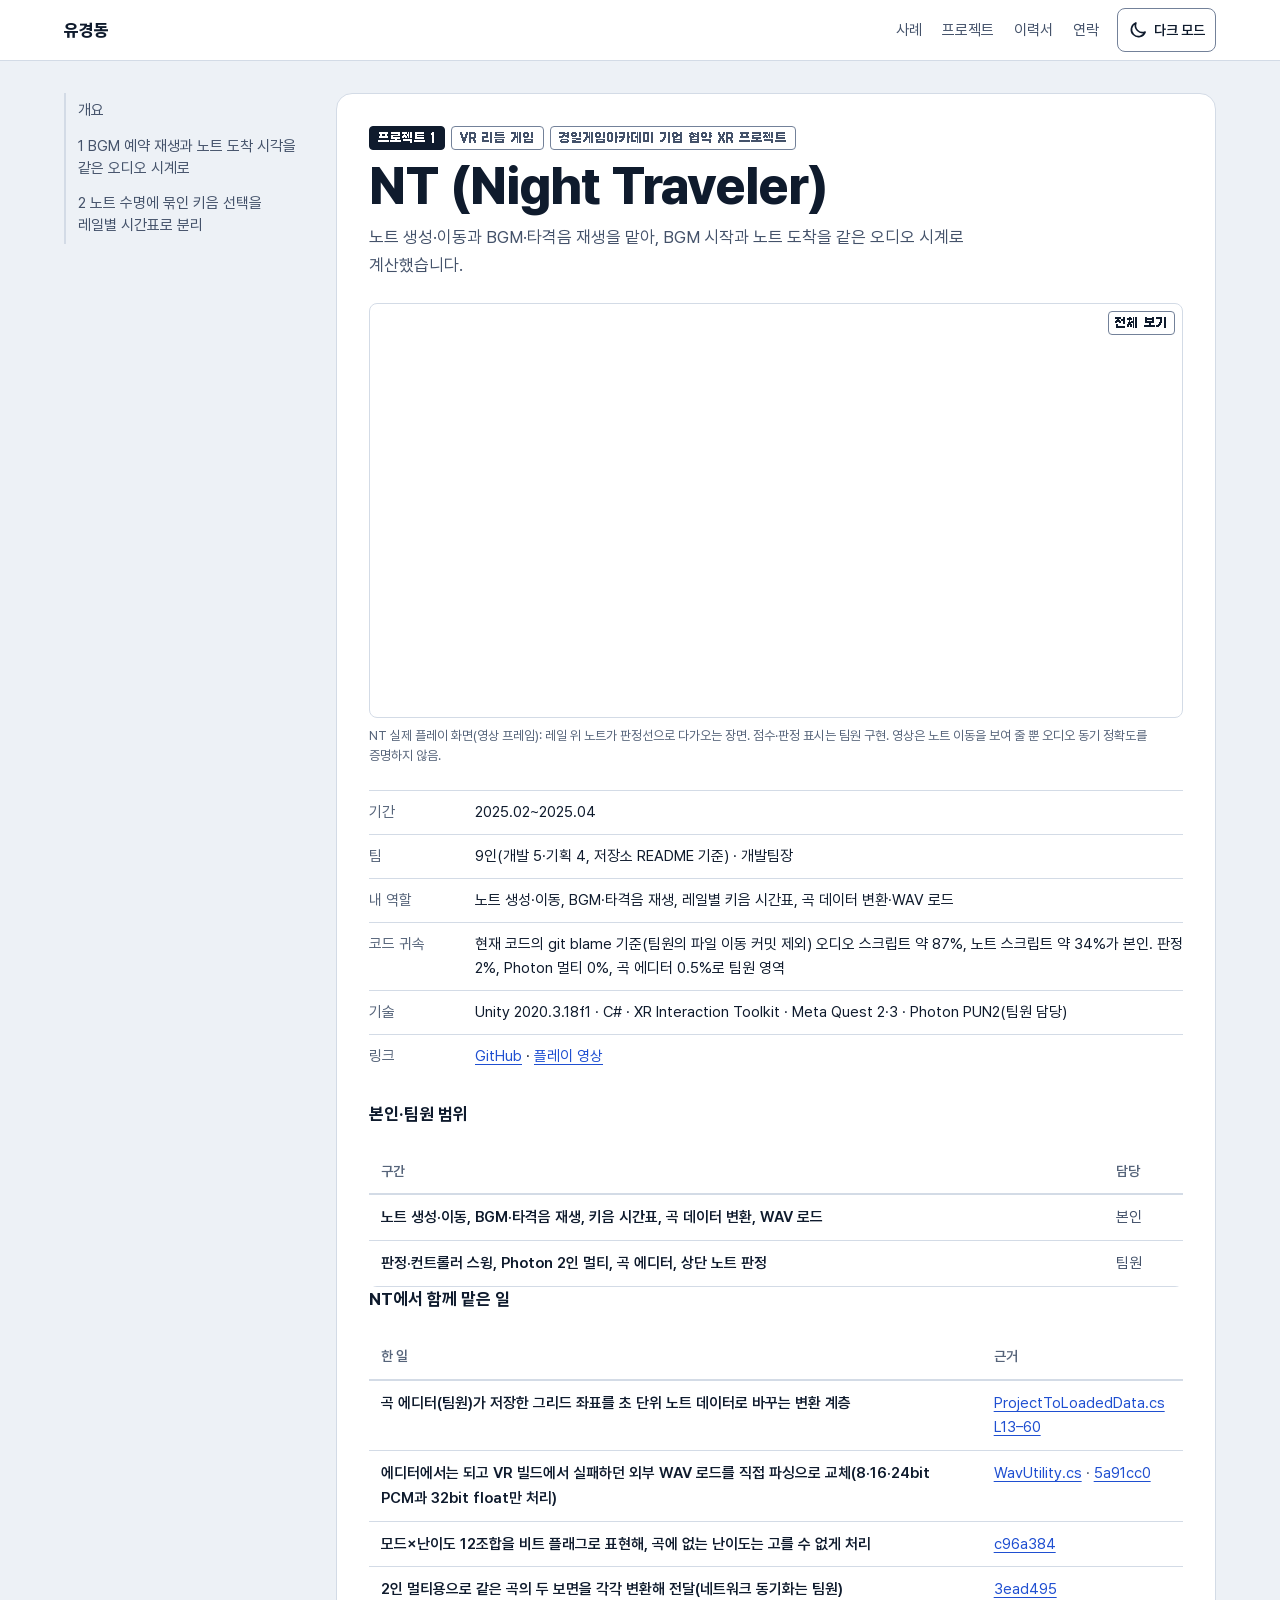
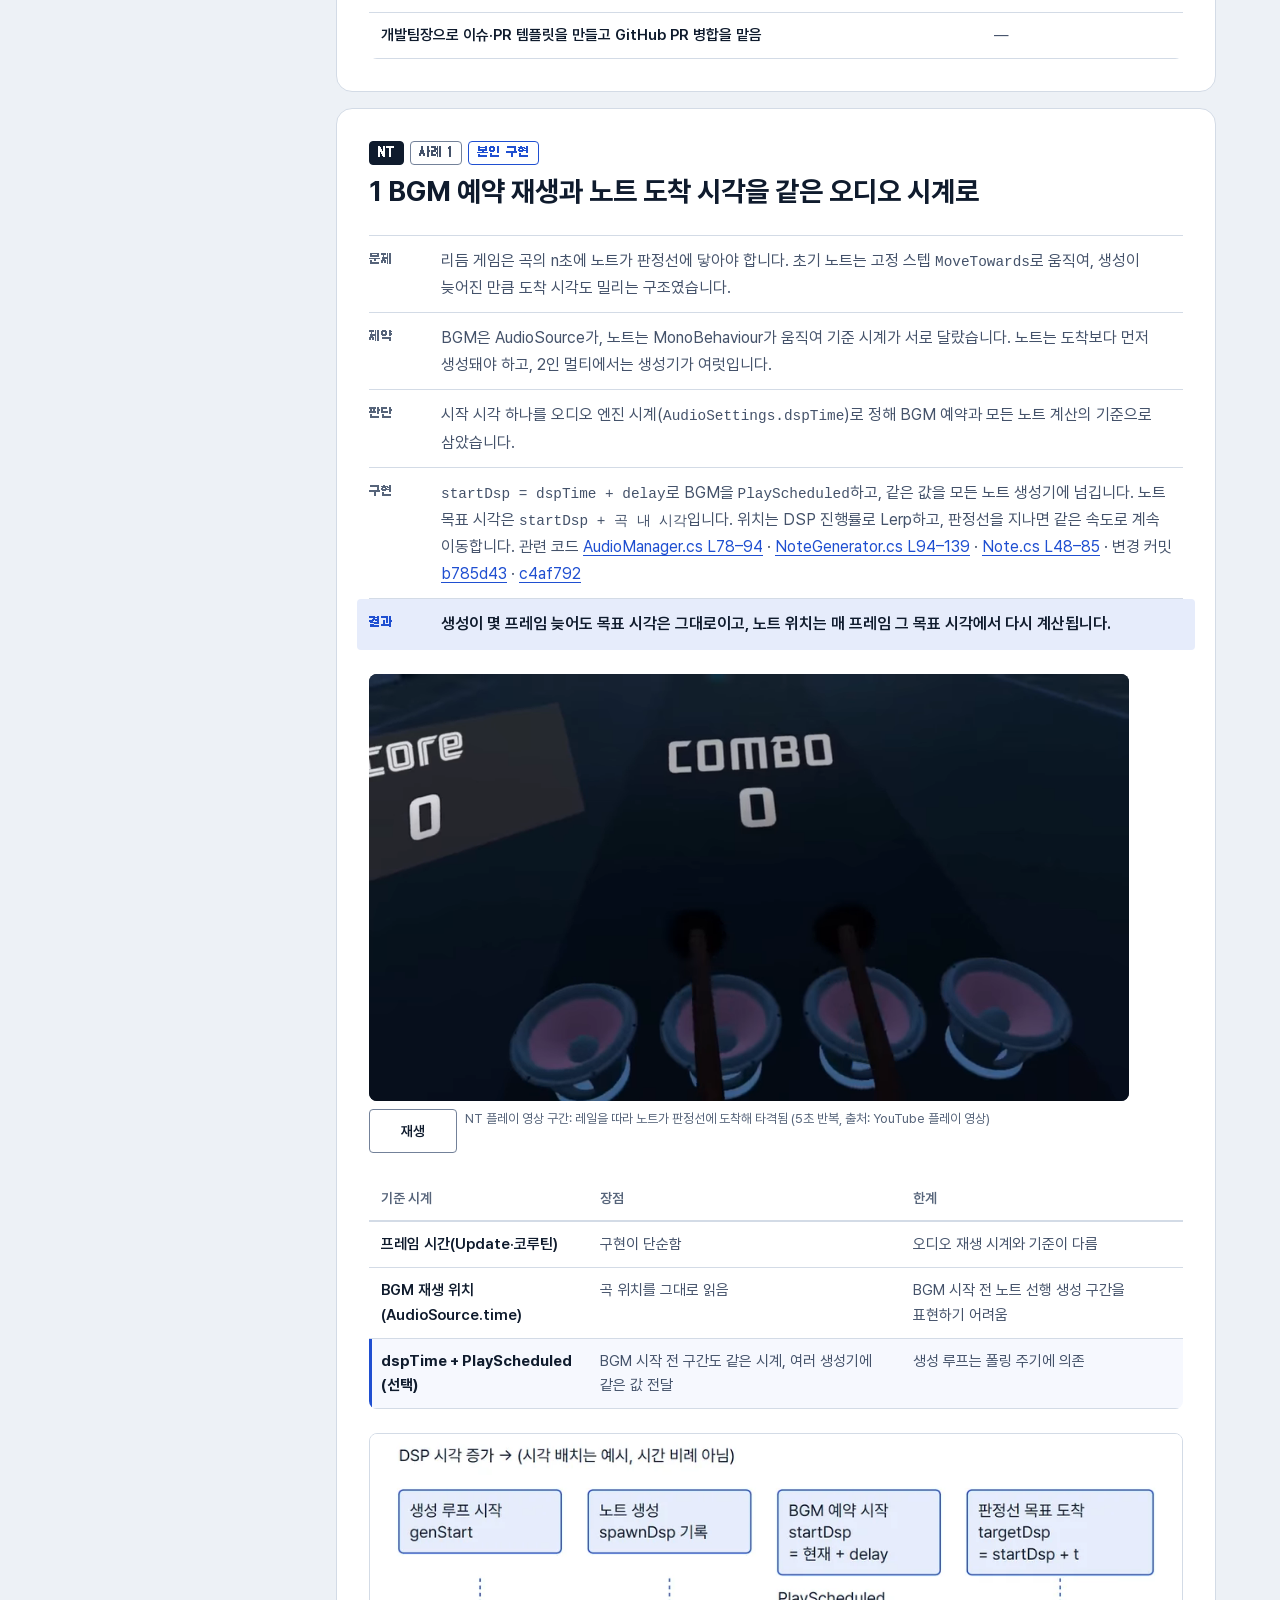
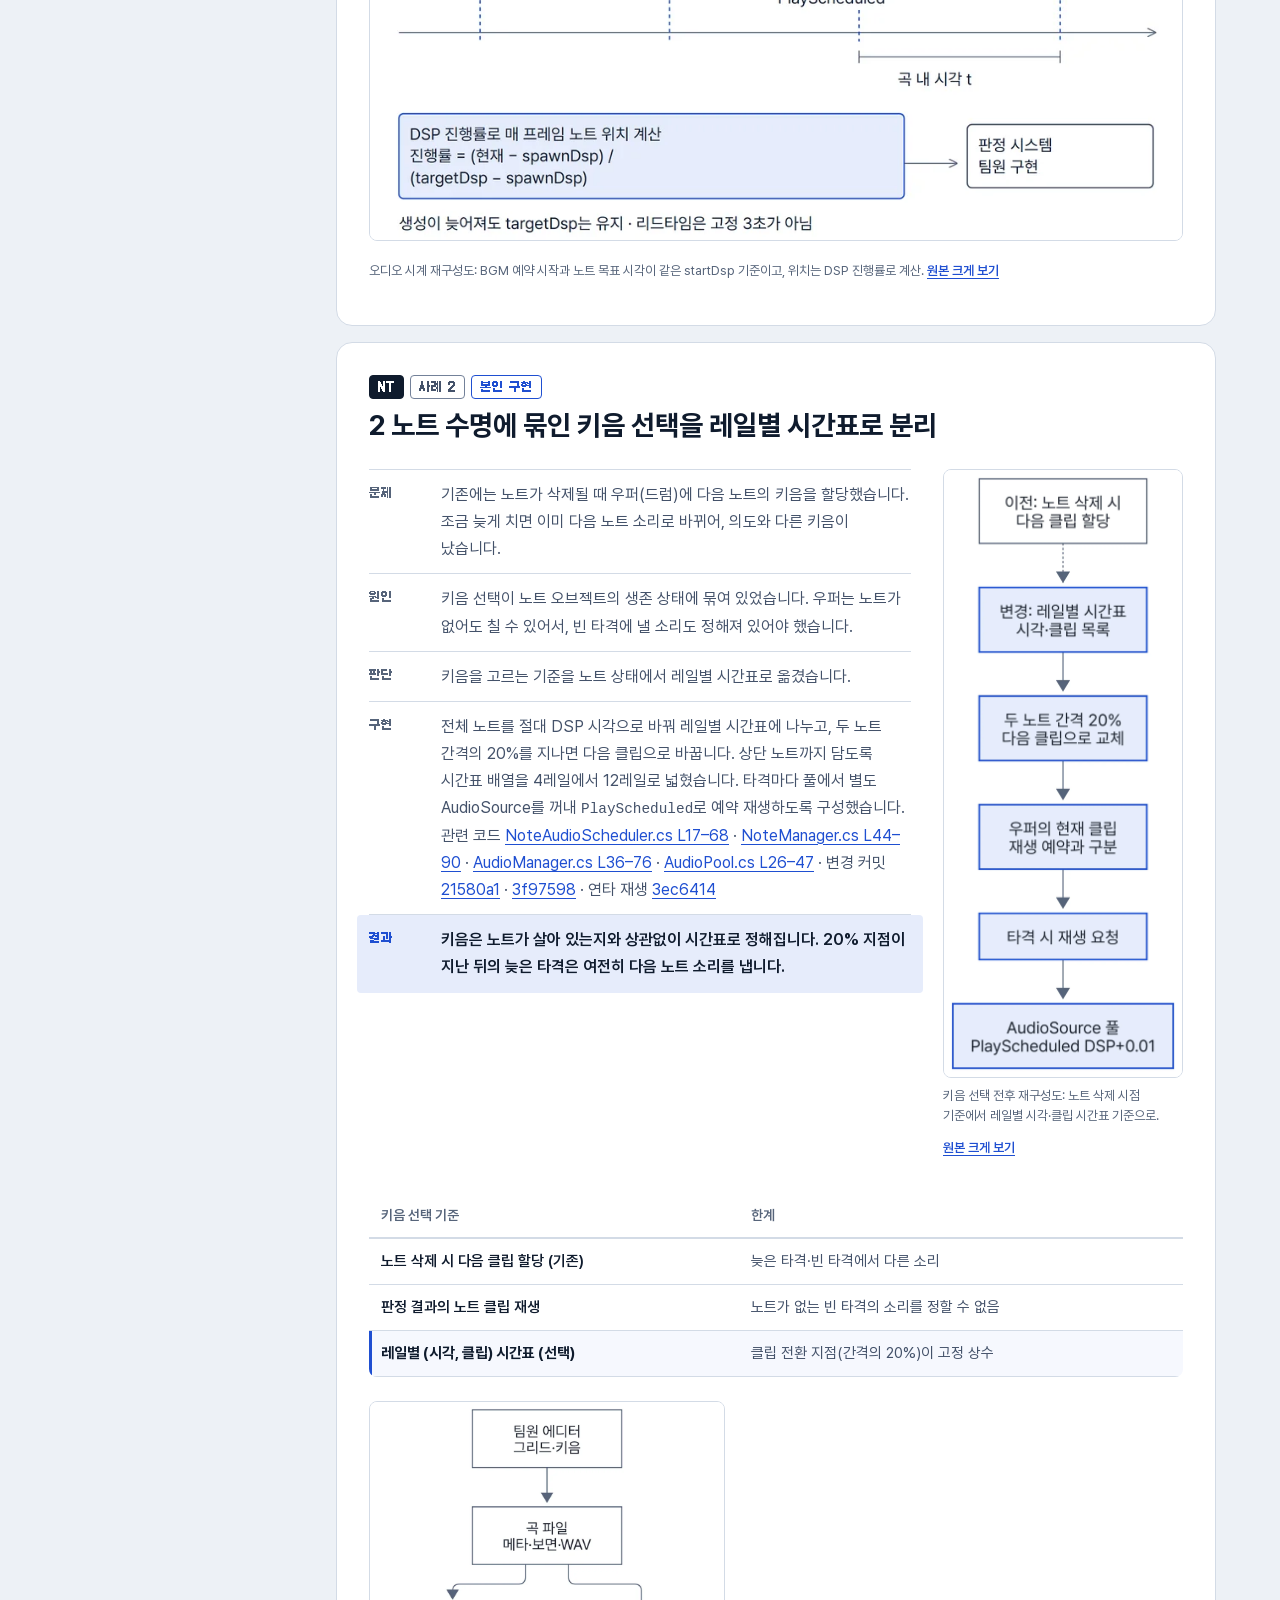
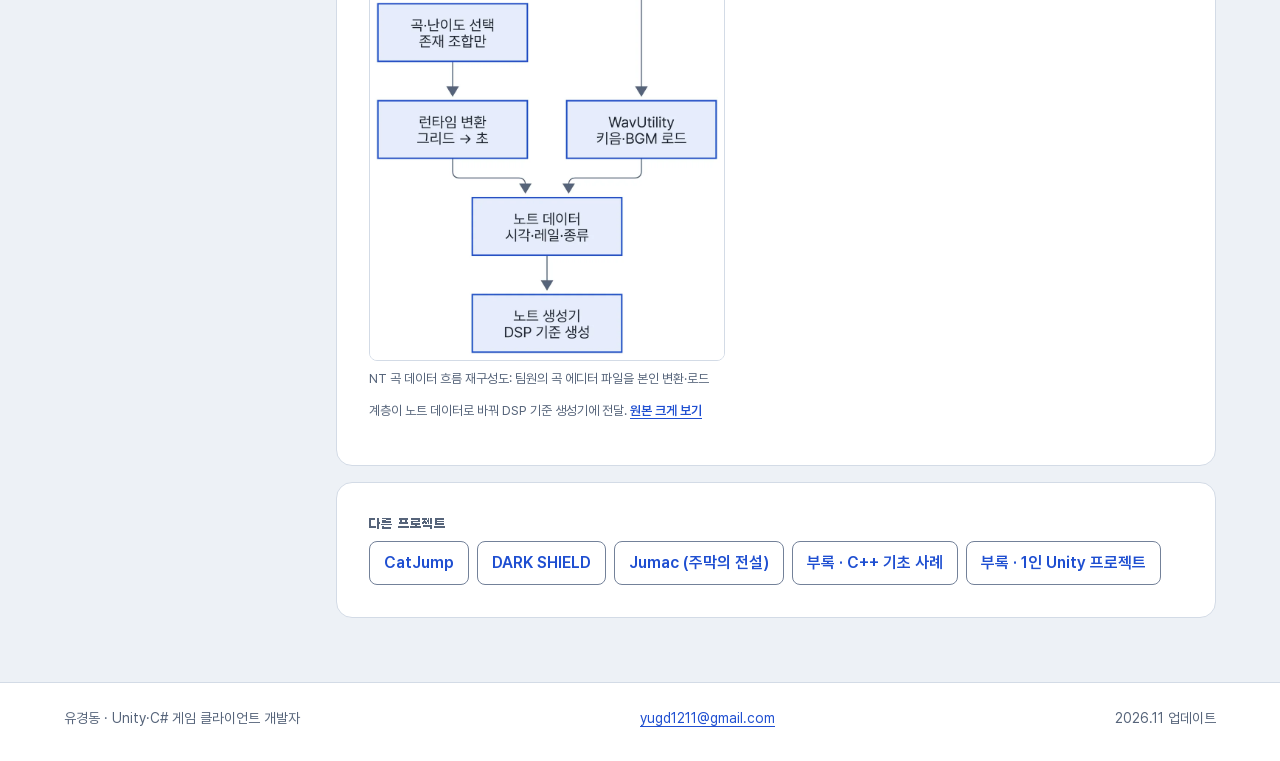
<file: projects/nt.html>
<!doctype html><html lang="ko"><head><meta charset="utf-8"><meta name="viewport" content="width=device-width,initial-scale=1"><title>NT (Night Traveler) | 유경동</title><meta name="description" content="노트 생성·이동과 BGM·타격음 재생을 맡아, BGM 시작과 노트 도착을 같은 오디오 시계로 계산했습니다."><meta property="og:type" content="website"><meta property="og:title" content="NT (Night Traveler) | 유경동"><meta property="og:description" content="노트 생성·이동과 BGM·타격음 재생을 맡아, BGM 시작과 노트 도착을 같은 오디오 시계로 계산했습니다."><meta property="og:image" content="https://yugd1211.github.io/assets/og.png"><meta name="twitter:card" content="summary_large_image"><meta name="theme-color" content="#FFFFFF"><script>(function(){var d=document.documentElement,t=null;try{t=localStorage.getItem('theme')}catch(e){}if(t!=='dark'&&t!=='light')t=window.matchMedia&&matchMedia('(prefers-color-scheme: dark)').matches?'dark':'light';d.setAttribute('data-theme',t);d.className+=' js';if(t==='dark'){var m=document.querySelector('meta[name="theme-color"]');if(m)m.content='#131C2E'}})()</script><style>@media screen{html[data-theme=dark]{background:#0B1220}}</style><link rel="icon" href="../favicon.svg" type="image/svg+xml"><link rel="preload" href="../assets/fonts/Pretendard-400.woff2" as="font" type="font/woff2" crossorigin><link rel="preload" href="../assets/fonts/Pretendard-800.woff2" as="font" type="font/woff2" crossorigin><link rel="stylesheet" href="../assets/site.css"></head><body>
<a class="skip" href="#main">본문으로 건너뛰기</a>
<header class="top"><div class="wrap top-in"><a class="brand" href="../index.html">유경동</a><div class="top-end"><nav aria-label="주요 메뉴"><a href="../index.html#board">사례</a><a href="../index.html#work">프로젝트</a><a href="../resume.html">이력서</a><a href="mailto:yugd1211@gmail.com">연락</a></nav><button type="button" class="theme-btn" data-theme-toggle aria-pressed="false" aria-label="다크 모드"><svg class="i-moon" viewBox="0 0 24 24" fill="none" stroke="currentColor" stroke-width="2" stroke-linecap="round" stroke-linejoin="round" aria-hidden="true" focusable="false"><path d="M20.5 14.5A8.5 8.5 0 0 1 9.5 3.5a8.5 8.5 0 1 0 11 11z"/></svg><span class="theme-txt">다크 모드</span></button></div></div></header>
<div class="wrap detail"><nav class="toc" aria-label="NT (Night Traveler) 목차"><details><summary>NT (Night Traveler) 목차</summary><ol><li><a href="#overview">개요</a></li><li><a href="#case-11">1 BGM 예약 재생과 노트 도착 시각을 같은 오디오 시계로</a></li><li><a href="#case-12">2 노트 수명에 묶인 키음 선택을 레일별 시간표로 분리</a></li></ol></details></nav><main id="main"><header class="sheet overview" id="overview" aria-labelledby="overview-h"><p class="chips"><span class="chip chip-key">프로젝트 1</span><span class="chip">VR 리듬 게임</span><span class="chip">경일게임아카데미 기업 협약 XR 프로젝트</span></p><h1 id="overview-h">NT (Night Traveler)</h1><p class="lead">노트 생성⁠·⁠이동과 BGM⁠·⁠타격음 재생을 맡아, BGM 시작과 노트 도착을 같은 오디오 시계로 계산했습니다.</p><figure class="fig is-hero"><a class="zoom" href="../assets/img/nt-note-flow-3f25c0-1280.webp"><img src="../assets/img/nt-note-flow-3f25c0-1280.webp" srcset="../assets/img/nt-note-flow-3f25c0-720.webp 720w, ../assets/img/nt-note-flow-3f25c0-1280.webp 1280w" sizes="(min-width: 1100px) 860px, calc(100vw - 80px)" width="1280" height="650" loading="lazy" decoding="async" alt="NT 실제 플레이 화면(영상 프레임): 레일 위 노트가 판정선으로 다가오는 장면. 점수·판정 표시는 팀원 구현. 영상은 노트 이동을 보여 줄 뿐 오디오 동기 정확도를 증명하지 않음."><span class="zoom-hint" aria-hidden="true">전체 보기</span></a><figcaption>NT 실제 플레이 화면(영상 프레임): 레일 위 노트가 판정선으로 다가오는 장면. 점수⁠·⁠판정 표시는 팀원 구현. 영상은 노트 이동을 보여 줄 뿐 오디오 동기 정확도를 증명하지 않음.</figcaption></figure><div class="ov-grid"><dl class="kv"><div><dt>기간</dt><dd>2025.02~2025.04</dd></div><div><dt>팀</dt><dd>9인(개발 5⁠·⁠기획 4, 저장소 README 기준) · 개발팀장</dd></div><div><dt>내 역할</dt><dd>노트 생성⁠·⁠이동, BGM⁠·⁠타격음 재생, 레일별 키음 시간표, 곡 데이터 변환⁠·⁠WAV 로드</dd></div><div><dt>코드 귀속</dt><dd>현재 코드의 git blame 기준(팀원의 파일 이동 커밋 제외) 오디오 스크립트 약 87%, 노트 스크립트 약 34%가 본인. 판정 2%, Photon 멀티 0%, 곡 에디터 0.5%로 팀원 영역</dd></div><div><dt>기술</dt><dd>Unity 2020.3.18f1 · C# · XR Interaction Toolkit · Meta Quest 2⁠·⁠3 · Photon PUN2(팀원 담당)</dd></div><div><dt>링크</dt><dd><a href="https://github.com/KGAMeta8PreCollaboration/NT">GitHub</a> · <a href="https://www.youtube.com/watch?v=CWxrNejLBVg">플레이 영상</a></dd></div></dl><section class="ov-sec"><h2 class="sub">본인⁠·⁠팀원 범위</h2><div class="tbl" role="region" tabindex="0" aria-label="구간 표 10"><table class="cmp"><thead><tr><th scope="col">구간</th><th scope="col">담당</th></tr></thead><tbody><tr><th scope="row">노트 생성⁠·⁠이동, BGM⁠·⁠타격음 재생, 키음 시간표, 곡 데이터 변환, WAV 로드</th><td data-label="담당">본인</td></tr><tr><th scope="row">판정⁠·⁠컨트롤러 스윙, Photon 2인 멀티, 곡 에디터, 상단 노트 판정</th><td data-label="담당">팀원</td></tr></tbody></table></div><h3 class="sub">NT에서 함께 맡은 일</h3><div class="tbl" role="region" tabindex="0" aria-label="한 일 표 11"><table class="cmp"><thead><tr><th scope="col">한 일</th><th scope="col">근거</th></tr></thead><tbody><tr><th scope="row">곡 에디터(팀원)가 저장한 그리드 좌표를 초 단위 노트 데이터로 바꾸는 변환 계층</th><td data-label="근거"><a href="https://github.com/KGAMeta8PreCollaboration/NT/blob/1f4a681a80ab9a1bfd38a6fe0f488ae75fb13dac/ProjectNT/Assets/03.Code/Scripts/Notes/ProjectToLoadedData.cs#L13-L60">ProjectToLoadedData.cs L13–60</a></td></tr><tr><th scope="row">에디터에서는 되고 VR 빌드에서 실패하던 외부 WAV 로드를 직접 파싱으로 교체(8⁠·⁠16⁠·⁠24bit PCM과 32bit float만 처리)</th><td data-label="근거"><a href="https://github.com/KGAMeta8PreCollaboration/NT/blob/1f4a681a80ab9a1bfd38a6fe0f488ae75fb13dac/ProjectNT/Assets/03.Code/Scripts/Utility/WavUtility.cs#L9-L131">WavUtility.cs</a> · <a href="https://github.com/KGAMeta8PreCollaboration/NT/commit/5a91cc099af030c7fbba85189f36b3e973cb4d10">5a91cc0</a></td></tr><tr><th scope="row">모드×난이도 12조합을 비트 플래그로 표현해, 곡에 없는 난이도는 고를 수 없게 처리</th><td data-label="근거"><a href="https://github.com/KGAMeta8PreCollaboration/NT/commit/c96a3842d2e1bf45af44dde72cd2e039af00810d">c96a384</a></td></tr><tr><th scope="row">2인 멀티용으로 같은 곡의 두 보면을 각각 변환해 전달(네트워크 동기화는 팀원)</th><td data-label="근거"><a href="https://github.com/KGAMeta8PreCollaboration/NT/commit/3ead495b218565584c2f27fc037fd5c38a6c9d29">3ead495</a></td></tr><tr><th scope="row">개발팀장으로 이슈⁠·⁠PR 템플릿을 만들고 GitHub PR 병합을 맡음</th><td data-label="근거">—</td></tr></tbody></table></div></section></div><div class="flow"></div></header><section class="sheet case" id="case-11" aria-labelledby="case-11-h"><p class="chips"><span class="chip chip-key">NT</span><span class="chip">사례 1</span><span class="chip chip-mine">본인 구현</span></p><h2 id="case-11-h">1 BGM 예약 재생과 노트 도착 시각을 같은 오디오 시계로</h2><div class="case-grid no-side"><dl class="verdict"><div class=""><dt>문제</dt><dd>리듬 게임은 곡의 n초에 노트가 판정선에 닿아야 합니다. 초기 노트는 고정 스텝 <code>MoveTowards</code>로 움직여, 생성이 늦어진 만큼 도착 시각도 밀리는 구조였습니다.</dd></div><div class=""><dt>제약</dt><dd>BGM은 AudioSource가, 노트는 MonoBehaviour가 움직여 기준 시계가 서로 달랐습니다. 노트는 도착보다 먼저 생성돼야 하고, 2인 멀티에서는 생성기가 여럿입니다.</dd></div><div class=""><dt>판단</dt><dd>시작 시각 하나를 오디오 엔진 시계(<code>AudioSettings.dspTime</code>)로 정해 BGM 예약과 모든 노트 계산의 기준으로 삼았습니다.</dd></div><div class=""><dt>구현</dt><dd><code>startDsp = dspTime + delay</code>로 BGM을 <code>PlayScheduled</code>하고, 같은 값을 모든 노트 생성기에 넘깁니다. 노트 목표 시각은 <code>startDsp + 곡 내 시각</code>입니다. 위치는 DSP 진행률로 Lerp하고, 판정선을 지나면 같은 속도로 계속 이동합니다.
관련 코드 <a href="https://github.com/KGAMeta8PreCollaboration/NT/blob/1f4a681a80ab9a1bfd38a6fe0f488ae75fb13dac/ProjectNT/Assets/03.Code/Scripts/Audio/AudioManager.cs#L78-L94">AudioManager.cs L78–94</a> · <a href="https://github.com/KGAMeta8PreCollaboration/NT/blob/1f4a681a80ab9a1bfd38a6fe0f488ae75fb13dac/ProjectNT/Assets/03.Code/Scripts/Notes/NoteGenerator.cs#L94-L139">NoteGenerator.cs L94–139</a> · <a href="https://github.com/KGAMeta8PreCollaboration/NT/blob/1f4a681a80ab9a1bfd38a6fe0f488ae75fb13dac/ProjectNT/Assets/03.Code/Scripts/Notes/Note.cs#L48-L85">Note.cs L48–85</a> · 변경 커밋 <a href="https://github.com/KGAMeta8PreCollaboration/NT/commit/b785d434602feb748b91ef1ae402591e29bfa645">b785d43</a> · <a href="https://github.com/KGAMeta8PreCollaboration/NT/commit/c4af792b14b225aa946f6884feccb76d5af5a964">c4af792</a></dd></div><div class="is-result"><dt>결과</dt><dd>생성이 몇 프레임 늦어도 목표 시각은 그대로이고, 노트 위치는 매 프레임 그 목표 시각에서 다시 계산됩니다.</dd></div></dl></div><figure class="loop is-landscape" data-loop><div class="loop-frame"><video id="v3" muted loop playsinline controls preload="metadata" poster="../assets/media/nt_note_flow-poster.webp" width="960" height="540" aria-label="NT 플레이 영상 구간: 레일을 따라 노트가 판정선에 도착해 타격됨 (5초 반복, 출처: YouTube 플레이 영상)"><source src="../assets/media/nt_note_flow.webm" type="video/webm"><source src="../assets/media/nt_note_flow.mp4" type="video/mp4"></video></div><figcaption><button type="button" class="loop-btn" aria-controls="v3" aria-pressed="false" hidden><span class="loop-state">재생</span><span class="sr"> : 1 BGM 예약 재생과 노트 도착 시각을 같은 오디오 시계로 영상</span></button><span>NT 플레이 영상 구간: 레일을 따라 노트가 판정선에 도착해 타격됨 (5초 반복, 출처: YouTube 플레이 영상)</span></figcaption></figure><div class="flow"><div class="tbl" role="region" tabindex="0" aria-label="기준 시계 표 12"><table class="cmp"><thead><tr><th scope="col">기준 시계</th><th scope="col">장점</th><th scope="col">한계</th></tr></thead><tbody><tr><th scope="row">프레임 시간(Update⁠·⁠코루틴)</th><td data-label="장점">구현이 단순함</td><td data-label="한계">오디오 재생 시계와 기준이 다름</td></tr><tr><th scope="row">BGM 재생 위치(AudioSource.time)</th><td data-label="장점">곡 위치를 그대로 읽음</td><td data-label="한계">BGM 시작 전 노트 선행 생성 구간을 표현하기 어려움</td></tr><tr class="picked"><th scope="row"><strong>dspTime + PlayScheduled (선택)</strong></th><td data-label="장점">BGM 시작 전 구간도 같은 시계, 여러 생성기에 같은 값 전달</td><td data-label="한계">생성 루프는 폴링 주기에 의존</td></tr></tbody></table></div><figure class="fig is-diagram"><a class="zoom" href="../assets/img/nt-audio-clock-f4e7ae-1920.webp" data-light-href="../assets/img/nt-audio-clock-f4e7ae-1920.webp" data-dark-href="../assets/img/nt-audio-clock-f4e7ae-dark-1920.webp"><img class="on-light" src="../assets/img/nt-audio-clock-f4e7ae-1920.webp" srcset="../assets/img/nt-audio-clock-f4e7ae-960.webp 960w, ../assets/img/nt-audio-clock-f4e7ae-1920.webp 1920w" sizes="(min-width: 1100px) 860px, calc(100vw - 80px)" width="1920" height="960" loading="lazy" decoding="async" alt="오디오 시계 재구성도: BGM 예약 시작과 노트 목표 시각이 같은 startDsp 기준이고, 위치는 DSP 진행률로 계산."><img class="on-dark" src="../assets/img/nt-audio-clock-f4e7ae-dark-1920.webp" srcset="../assets/img/nt-audio-clock-f4e7ae-dark-960.webp 960w, ../assets/img/nt-audio-clock-f4e7ae-dark-1920.webp 1920w" sizes="(min-width: 1100px) 860px, calc(100vw - 80px)" width="1920" height="960" loading="lazy" decoding="async" alt="오디오 시계 재구성도: BGM 예약 시작과 노트 목표 시각이 같은 startDsp 기준이고, 위치는 DSP 진행률로 계산."></a><figcaption>오디오 시계 재구성도: BGM 예약 시작과 노트 목표 시각이 같은 startDsp 기준이고, 위치는 DSP 진행률로 계산. <a class="figure-full" href="../assets/img/nt-audio-clock-f4e7ae-1920.webp" data-light-href="../assets/img/nt-audio-clock-f4e7ae-1920.webp" data-dark-href="../assets/img/nt-audio-clock-f4e7ae-dark-1920.webp">원본 크게 보기<span class="sr"> : 오디오 시계 재구성도: BGM 예약 시작과 노트 목표 시각이 같은 startDsp 기준이고, 위치는 DSP 진행률로 계산.</span></a></figcaption></figure></div></section><section class="sheet case" id="case-12" aria-labelledby="case-12-h"><p class="chips"><span class="chip chip-key">NT</span><span class="chip">사례 2</span><span class="chip chip-mine">본인 구현</span></p><h2 id="case-12-h">2 노트 수명에 묶인 키음 선택을 레일별 시간표로 분리</h2><div class="case-grid"><dl class="verdict"><div class=""><dt>문제</dt><dd>기존에는 노트가 삭제될 때 우퍼(드럼)에 다음 노트의 키음을 할당했습니다. 조금 늦게 치면 이미 다음 노트 소리로 바뀌어, 의도와 다른 키음이 났습니다.</dd></div><div class=""><dt>원인</dt><dd>키음 선택이 노트 오브젝트의 생존 상태에 묶여 있었습니다. 우퍼는 노트가 없어도 칠 수 있어서, 빈 타격에 낼 소리도 정해져 있어야 했습니다.</dd></div><div class=""><dt>판단</dt><dd>키음을 고르는 기준을 노트 상태에서 레일별 시간표로 옮겼습니다.</dd></div><div class=""><dt>구현</dt><dd>전체 노트를 절대 DSP 시각으로 바꿔 레일별 시간표에 나누고, 두 노트 간격의 20%를 지나면 다음 클립으로 바꿉니다. 상단 노트까지 담도록 시간표 배열을 4레일에서 12레일로 넓혔습니다. 타격마다 풀에서 별도 AudioSource를 꺼내 <code>PlayScheduled</code>로 예약 재생하도록 구성했습니다.
관련 코드 <a href="https://github.com/KGAMeta8PreCollaboration/NT/blob/1f4a681a80ab9a1bfd38a6fe0f488ae75fb13dac/ProjectNT/Assets/03.Code/Scripts/Notes/NoteAudioScheduler.cs#L17-L68">NoteAudioScheduler.cs L17–68</a> · <a href="https://github.com/KGAMeta8PreCollaboration/NT/blob/1f4a681a80ab9a1bfd38a6fe0f488ae75fb13dac/ProjectNT/Assets/03.Code/Scripts/Notes/NoteManager.cs#L44-L90">NoteManager.cs L44–90</a> · <a href="https://github.com/KGAMeta8PreCollaboration/NT/blob/1f4a681a80ab9a1bfd38a6fe0f488ae75fb13dac/ProjectNT/Assets/03.Code/Scripts/Audio/AudioManager.cs#L36-L76">AudioManager.cs L36–76</a> · <a href="https://github.com/KGAMeta8PreCollaboration/NT/blob/1f4a681a80ab9a1bfd38a6fe0f488ae75fb13dac/ProjectNT/Assets/03.Code/Scripts/Audio/AudioPool.cs#L26-L47">AudioPool.cs L26–47</a> · 변경 커밋 <a href="https://github.com/KGAMeta8PreCollaboration/NT/commit/21580a19c4866bc2b9cb88c0b4893650d0b66ada">21580a1</a> · <a href="https://github.com/KGAMeta8PreCollaboration/NT/commit/3f975984f87913868fca411bfe81b5c9d21719cd">3f97598</a> · 연타 재생 <a href="https://github.com/KGAMeta8PreCollaboration/NT/commit/3ec641467585d851aa004c00fd13deafef893553">3ec6414</a></dd></div><div class="is-result"><dt>결과</dt><dd>키음은 노트가 살아 있는지와 상관없이 시간표로 정해집니다. 20% 지점이 지난 뒤의 늦은 타격은 여전히 다음 노트 소리를 냅니다.</dd></div></dl><figure class="fig is-diagram is-tall is-long is-side"><a class="zoom" href="../assets/img/nt-keysound-schedule-c3e11d-1920.webp" data-light-href="../assets/img/nt-keysound-schedule-c3e11d-1920.webp" data-dark-href="../assets/img/nt-keysound-schedule-c3e11d-dark-1920.webp"><img class="on-light" src="../assets/img/nt-keysound-schedule-c3e11d-1920.webp" srcset="../assets/img/nt-keysound-schedule-c3e11d-960.webp 960w, ../assets/img/nt-keysound-schedule-c3e11d-1920.webp 1920w" sizes="(min-width: 1100px) 860px, calc(100vw - 80px)" width="1920" height="4897" loading="lazy" decoding="async" alt="키음 선택 전후 재구성도: 노트 삭제 시점 기준에서 레일별 시각·클립 시간표 기준으로."><img class="on-dark" src="../assets/img/nt-keysound-schedule-c3e11d-dark-1920.webp" srcset="../assets/img/nt-keysound-schedule-c3e11d-dark-960.webp 960w, ../assets/img/nt-keysound-schedule-c3e11d-dark-1920.webp 1920w" sizes="(min-width: 1100px) 860px, calc(100vw - 80px)" width="1920" height="4897" loading="lazy" decoding="async" alt="키음 선택 전후 재구성도: 노트 삭제 시점 기준에서 레일별 시각·클립 시간표 기준으로."></a><figcaption>키음 선택 전후 재구성도: 노트 삭제 시점 기준에서 레일별 시각⁠·⁠클립 시간표 기준으로. <a class="figure-full" href="../assets/img/nt-keysound-schedule-c3e11d-1920.webp" data-light-href="../assets/img/nt-keysound-schedule-c3e11d-1920.webp" data-dark-href="../assets/img/nt-keysound-schedule-c3e11d-dark-1920.webp">원본 크게 보기<span class="sr"> : 키음 선택 전후 재구성도: 노트 삭제 시점 기준에서 레일별 시각⁠·⁠클립 시간표 기준으로.</span></a></figcaption></figure></div><div class="flow"><div class="tbl" role="region" tabindex="0" aria-label="키음 선택 기준 표 13"><table class="cmp"><thead><tr><th scope="col">키음 선택 기준</th><th scope="col">한계</th></tr></thead><tbody><tr><th scope="row">노트 삭제 시 다음 클립 할당 (기존)</th><td data-label="한계">늦은 타격⁠·⁠빈 타격에서 다른 소리</td></tr><tr><th scope="row">판정 결과의 노트 클립 재생</th><td data-label="한계">노트가 없는 빈 타격의 소리를 정할 수 없음</td></tr><tr class="picked"><th scope="row"><strong>레일별 (시각, 클립) 시간표 (선택)</strong></th><td data-label="한계">클립 전환 지점(간격의 20%)이 고정 상수</td></tr></tbody></table></div><figure class="fig is-diagram is-tall"><a class="zoom" href="../assets/img/nt-song-to-notes-diagram-95941e-1920.webp" data-light-href="../assets/img/nt-song-to-notes-diagram-95941e-1920.webp" data-dark-href="../assets/img/nt-song-to-notes-diagram-95941e-dark-1920.webp"><img class="on-light" src="../assets/img/nt-song-to-notes-diagram-95941e-1920.webp" srcset="../assets/img/nt-song-to-notes-diagram-95941e-960.webp 960w, ../assets/img/nt-song-to-notes-diagram-95941e-1920.webp 1920w" sizes="(min-width: 1100px) 860px, calc(100vw - 80px)" width="1920" height="3024" loading="lazy" decoding="async" alt="NT 곡 데이터 흐름 재구성도: 팀원의 곡 에디터 파일을 본인 변환·로드 계층이 노트 데이터로 바꿔 DSP 기준 생성기에 전달."><img class="on-dark" src="../assets/img/nt-song-to-notes-diagram-95941e-dark-1920.webp" srcset="../assets/img/nt-song-to-notes-diagram-95941e-dark-960.webp 960w, ../assets/img/nt-song-to-notes-diagram-95941e-dark-1920.webp 1920w" sizes="(min-width: 1100px) 860px, calc(100vw - 80px)" width="1920" height="3024" loading="lazy" decoding="async" alt="NT 곡 데이터 흐름 재구성도: 팀원의 곡 에디터 파일을 본인 변환·로드 계층이 노트 데이터로 바꿔 DSP 기준 생성기에 전달."></a><figcaption>NT 곡 데이터 흐름 재구성도: 팀원의 곡 에디터 파일을 본인 변환⁠·⁠로드 계층이 노트 데이터로 바꿔 DSP 기준 생성기에 전달. <a class="figure-full" href="../assets/img/nt-song-to-notes-diagram-95941e-1920.webp" data-light-href="../assets/img/nt-song-to-notes-diagram-95941e-1920.webp" data-dark-href="../assets/img/nt-song-to-notes-diagram-95941e-dark-1920.webp">원본 크게 보기<span class="sr"> : NT 곡 데이터 흐름 재구성도: 팀원의 곡 에디터 파일을 본인 변환⁠·⁠로드 계층이 노트 데이터로 바꿔 DSP 기준 생성기에 전달.</span></a></figcaption></figure></div></section><nav class="next sheet" aria-label="다른 프로젝트"><p class="toc-h">다른 프로젝트</p><ul><li><a href="../projects/catjump.html">CatJump</a></li><li><a href="../projects/dark-shield.html">DARK SHIELD</a></li><li><a href="../projects/jumac.html">Jumac (주막의 전설)</a></li><li><a href="../projects/appendix-1.html">부록 · C++ 기초 사례</a></li><li><a href="../projects/appendix-2.html">부록 · 1인 Unity 프로젝트</a></li></ul></nav></main></div>
<footer class="foot"><div class="wrap foot-in"><p>유경동 · Unity⁠·⁠C# 게임 클라이언트 개발자</p><p><a href="mailto:yugd1211@gmail.com">yugd1211@gmail.com</a></p><p>2026.11 업데이트</p></div></footer>
<script src="../assets/media.js" defer></script>
</body></html>
</file>
<file: assets/site.css>
/* yugd1211.github.io — v3 "Case File" (F-E2, 2026-11-13)
   C 골격(사례 보드·판정표·시트) + B의 이름 위계와 Galmuri 짧은 라벨. 라이트·다크 두 테마(F-DARK, 2026-11-17), 포인트 컬러는 코발트 하나.
   대담한 요소는 한 곳: 판정표 결과 행(코발트 면). 라운드는 위계별 16 > 8 > 4, 그림자 없음.
   같은 토큰을 build/src/tokens.css(PDF)도 쓴다. */
@font-face { font-family: Pretendard; font-weight: 400; font-display: swap; src: url(fonts/Pretendard-400.woff2) format('woff2'); }
@font-face { font-family: Pretendard; font-weight: 600; font-display: swap; src: url(fonts/Pretendard-600.woff2) format('woff2'); }
@font-face { font-family: Pretendard; font-weight: 700; font-display: swap; src: url(fonts/Pretendard-700.woff2) format('woff2'); }
@font-face { font-family: Pretendard; font-weight: 800; font-display: swap; src: url(fonts/Pretendard-800.woff2) format('woff2'); }
@font-face { font-family: Galmuri11; font-weight: 700; font-display: swap; src: url(fonts/Galmuri11-Bold.woff2) format('woff2'); }

:root {
  --bg: #EDF1F6;          /* 회청 바탕 */
  --sheet: #FFFFFF;
  --ink: #0F1B2D;         /* 17.3:1 on sheet, 15.2:1 on bg */
  --ink-2: #44526A;       /* 7.9:1 / 7.0:1 */
  --ink-3: #56647A;       /* 6.0:1 / 5.3:1 */
  --line: #D3DBE6;        /* 장식 경계 */
  --line-strong: #738199; /* 조작 요소 경계: 3.9:1 on sheet, 3.5:1 on bg */
  --accent: #1F4FD1;      /* 6.8:1 on sheet, 5.7:1 on accent-soft */
  --accent-soft: #E6ECFB;
  --accent-hover: #1A43B4; /* 주 버튼 hover 면 */
  --on-accent: #FFFFFF;   /* accent 면 위 글자 6.8:1 */
  --on-ink: #FFFFFF;      /* ink 면(핵심 칩·건너뛰기) 위 글자 */
  --well: #EDF1F6;        /* 시트 안 오목 면: 태그·콜아웃·이력서 머리·표 머리 */
  --picked: #F6F8FE;      /* 표 선택 행 */
  --code-bg: #F3F5F9; --code-ink: #0F1B2D;
  --media-bg: #0F1B2D;    /* 영상 로딩 전 면 */
  --media-edge: transparent; /* 영상·썸네일 가장자리(다크에서만 보임) */
  --hint-bg: rgba(255, 255, 255, .92);
  --rule: #0F1B2D;        /* 이력서 구획선: 라이트는 ink, 다크는 한 단 낮춤 */
  color-scheme: light;
  --sans: Pretendard, 'Apple SD Gothic Neo', 'Malgun Gothic', sans-serif;
  --label: Galmuri11, Pretendard, 'Malgun Gothic', sans-serif;
  --s1: 4px; --s2: 8px; --s3: 16px; --s4: 24px; --s5: 32px; --s6: 48px; --s7: 64px;
  --r-sheet: 16px; --r-media: 8px; --r-tag: 4px;
  --wrap: 1200px;
}
/* 다크 토큰(F-DARK). 화면에서만 적용되므로 인쇄는 언제나 라이트다.
   같은 값이 두 번 나온다: head 인라인 스크립트가 붙인 data-theme, 그리고 JS가 꺼진 화면의 기기 설정.
   두 블록이 같은지와 대비는 src/contrast.mjs 가 검사한다. 대비 실측값: reviews/FDARK_log.md */
@media screen {
  :root[data-theme="dark"] {
    --bg: #0B1220; --sheet: #131C2E;
    --ink: #E6ECF5; --ink-2: #B4C0D3; --ink-3: #93A2B8;
    --line: #27344B; --line-strong: #6F809B;
    --accent: #8FB0FF; --accent-soft: #1A2B55; --accent-hover: #A9C2FF;
    --on-accent: #0B1220; --on-ink: #0B1220;
    --well: #1B2740; --picked: #18233D;
    --code-bg: #0E1626; --code-ink: #E6ECF5;
    --media-bg: #05090F; --media-edge: #27344B;
    --hint-bg: rgba(11, 18, 32, .88);
    --rule: #6F809B;
    color-scheme: dark;
  }
}
@media screen and (prefers-color-scheme: dark) {
  :root:not([data-theme]) {
    --bg: #0B1220; --sheet: #131C2E;
    --ink: #E6ECF5; --ink-2: #B4C0D3; --ink-3: #93A2B8;
    --line: #27344B; --line-strong: #6F809B;
    --accent: #8FB0FF; --accent-soft: #1A2B55; --accent-hover: #A9C2FF;
    --on-accent: #0B1220; --on-ink: #0B1220;
    --well: #1B2740; --picked: #18233D;
    --code-bg: #0E1626; --code-ink: #E6ECF5;
    --media-bg: #05090F; --media-edge: #27344B;
    --hint-bg: rgba(11, 18, 32, .88);
    --rule: #6F809B;
    color-scheme: dark;
  }
}
* { box-sizing: border-box; }
html { -webkit-text-size-adjust: 100%; }
@media (prefers-reduced-motion: no-preference) { html { scroll-behavior: smooth; } }
body { margin: 0; background: var(--bg); color: var(--ink); font: 400 1rem/1.65 var(--sans); word-break: keep-all; overflow-wrap: anywhere; line-break: strict; }
img, video { display: block; max-width: 100%; height: auto; }
a { color: var(--accent); text-underline-offset: 3px; text-decoration-thickness: 1px; }
:focus-visible { outline: 2px solid var(--accent); outline-offset: 3px; border-radius: 2px; }
h1, h2, h3, h4, p, dl, dd, figure, ul, ol { margin: 0; }
code { font: .9em Consolas, 'JetBrains Mono', monospace; overflow-wrap: anywhere; }
.wrap { max-width: var(--wrap); margin: 0 auto; padding-left: var(--s4); padding-right: var(--s4); }
.sr { position: absolute; width: 1px; height: 1px; overflow: hidden; clip: rect(0 0 0 0); white-space: nowrap; }
.skip { position: absolute; left: -999px; top: 8px; background: var(--ink); color: var(--on-ink); padding: 10px 14px; z-index: 10; border-radius: var(--r-tag); }
.skip:focus { left: 8px; }

/* top bar */
.top { background: var(--sheet); border-bottom: 1px solid var(--line); }
.top-in { display: flex; justify-content: space-between; align-items: center; min-height: 60px; gap: var(--s3); }
.brand { flex-shrink: 0; white-space: nowrap; display: inline-flex; align-items: center; min-height: 44px; color: var(--ink); text-decoration: none; font-weight: 800; font-size: 1.0625rem; }
.top nav { display: flex; flex-wrap: wrap; }
.top nav a { display: inline-flex; align-items: center; min-height: 44px; padding: 0 10px; color: var(--ink-2); text-decoration: none; font-size: .9375rem; }
.top nav a:hover { color: var(--accent); }
.top-end { display: flex; align-items: center; gap: var(--s2); min-width: 0; }
/* 테마 전환: JS가 있을 때만 보인다(head 스크립트가 html.js 를 붙임). 390에서는 아이콘만, 이름은 aria-label.
   아이콘은 스위치 이름(다크 모드)과 같은 달 하나, 켜짐은 aria-pressed 면·테두리로 표시 (F-DARK2) */
.theme-btn { display: none; flex-shrink: 0; align-items: center; justify-content: center; gap: 6px; min-width: 44px; min-height: 44px; padding: 0 10px; border: 1px solid var(--line-strong); border-radius: var(--r-media); background: var(--sheet); color: var(--ink); font: 600 .875rem var(--sans); cursor: pointer; }
.js .theme-btn { display: inline-flex; }
.theme-btn:hover { border-color: var(--accent); color: var(--accent); }
.theme-btn[aria-pressed="true"] { background: var(--accent-soft); border-color: var(--accent); }
.theme-btn svg { width: 20px; height: 20px; flex-shrink: 0; }
.theme-txt { display: none; }
@media (min-width: 768px) { .theme-txt { display: inline; } }
/* 360 이하(갤럭시 계열 폭): 토글이 들어온 뒤에도 헤더 한 줄 유지. 메뉴 높이 44px 유지 (F-DARK2) */
@media (max-width: 374px) {
  .top-in { gap: var(--s2); }
  .top-end { gap: var(--s1); }
  .top nav { flex-wrap: nowrap; }
  .top nav a { justify-content: center; min-width: 44px; padding: 0 6px; font-size: .875rem; white-space: nowrap; }
}
@media (max-width: 339px) { .top nav a { min-width: 0; padding: 0 4px; } }
/* 다크용 재구성도: 같은 SVG에 다크 팔레트를 입힌 래스터. 화면의 다크에서만 바꿔 보인다 */
.on-dark { display: none; }
@media screen {
  [data-theme="dark"] .on-dark { display: block; }
  [data-theme="dark"] .on-light { display: none; }
}
@media screen and (prefers-color-scheme: dark) {
  :root:not([data-theme]) .on-dark { display: block; }
  :root:not([data-theme]) .on-light { display: none; }
}
pre { margin: var(--s3) 0 0; padding: var(--s3); overflow-x: auto; background: var(--code-bg); color: var(--code-ink); border: 1px solid var(--line); border-radius: var(--r-media); font-size: .875rem; line-height: 1.6; }
pre code { overflow-wrap: normal; }

/* buttons */
.actions { display: flex; flex-wrap: wrap; gap: var(--s2); }
.btn { display: inline-flex; align-items: center; min-height: 44px; padding: 0 18px; border-radius: var(--r-media); border: 1px solid var(--line-strong); background: var(--sheet); color: var(--ink); text-decoration: none; font-weight: 600; font-size: .9375rem; }
.btn:hover { border-color: var(--accent); color: var(--accent); }
.btn.primary { background: var(--accent); border-color: var(--accent); color: var(--on-accent); }
.btn.primary:hover { background: var(--accent-hover); border-color: var(--accent-hover); color: var(--on-accent); }

/* hero: 이름 → 직무(픽셀 라벨) → 진술 → 행동. 높이 예산 1280 기준 약 320px */
.hero { display: grid; grid-template-columns: minmax(0, 1fr) minmax(0, 340px); gap: var(--s5) var(--s6); align-items: end; padding-top: var(--s6); padding-bottom: var(--s5); }
.name { font: 800 clamp(2.5rem, 1.9rem + 2.4vw, 3.5rem)/1.05 var(--sans); letter-spacing: -.02em; }
.role { margin-top: var(--s2); font: 700 16px/1.5 var(--label); color: var(--accent); }
.statement { margin-top: var(--s3); font: 600 clamp(1.125rem, 1rem + .6vw, 1.5rem)/1.5 var(--sans); max-width: 32em; text-wrap: pretty; }
.hero .actions { margin-top: var(--s4); }
.project-jump { grid-column: 1 / -1; display: flex; flex-wrap: wrap; gap: 4px 20px; border-top: 1px solid var(--line); padding-top: 8px; }
.project-jump a { display: inline-flex; align-items: center; min-height: 44px; font-size: .9375rem; }
.facts { border-top: 1px solid var(--line); }
.facts div { display: grid; grid-template-columns: 5.5em minmax(0, 1fr); gap: var(--s3); padding: 10px 0; border-bottom: 1px solid var(--line); font-size: .9375rem; }
.facts dt { color: var(--ink-3); }
.facts dd { color: var(--ink); }

/* section titles */
.sec { font: 700 1.25rem/1.3 var(--sans); margin: 0 0 var(--s3); }
.board, .work, .contact { padding-bottom: var(--s6); }

/* chips: 짧은 라벨만 Galmuri 고정 12px */
.chips { display: flex; flex-wrap: wrap; gap: 6px; align-items: center; }
.chip { display: inline-flex; align-items: center; min-height: 24px; font: 700 12px/1.4 var(--label); color: var(--ink-2); border: 1px solid var(--line-strong); border-radius: var(--r-tag); padding: 1px 8px; }
.chip a { color: inherit; }
.chip-key { background: var(--ink); border-color: var(--ink); color: var(--on-ink); }
.chip-mine { border-color: var(--accent); color: var(--accent); }

/* 판정표 */
.verdict { border-top: 1px solid var(--line); }
.verdict div { display: grid; grid-template-columns: 3.5em minmax(0, 1fr); gap: var(--s3); padding: 11px 0; border-bottom: 1px solid var(--line); }
.verdict dt { font: 700 12px/1.9 var(--label); color: var(--ink-3); padding-top: 1px; }
.verdict dd { color: var(--ink-2); font-size: .9375rem; }
.verdict .is-result { background: var(--accent-soft); margin: 0 -12px; padding-left: 12px; padding-right: 12px; border-radius: var(--r-tag); border-bottom-color: transparent; }
.verdict .is-result dt { color: var(--accent); }
.verdict .is-result dd { color: var(--ink); font-weight: 600; }

/* case cards */
.cards { display: grid; grid-template-columns: minmax(0, 1fr); gap: var(--s3); align-items: start; }
.card { container-type: inline-size; background: var(--sheet); border: 1px solid var(--line); border-radius: var(--r-sheet); padding: var(--s4); display: grid; grid-template-columns: minmax(0, 1fr); gap: var(--s4); }
.card h3 { font-size: 1.1875rem; line-height: 1.4; margin: var(--s2) 0 var(--s3); }
.card h3 a { color: var(--ink); text-decoration: none; }
.card h3 a:hover { color: var(--accent); text-decoration: underline; }
.card-lead h3 { font-size: clamp(1.375rem, 1.1rem + 1vw, 1.625rem); }
.card-foot { margin-top: var(--s2); }
.more { display: inline-flex; align-items: center; min-height: 44px; font-weight: 600; }
.card-media .loop.is-portrait { max-width: 240px; }
@media (min-width: 1024px) {
  .cards { grid-template-columns: repeat(2, minmax(0, 1fr)); }
  .card-lead { grid-column: 1 / -1; padding: var(--s5); }
}
/* 카드 폭이 충분할 때만 본문 | 세로 미디어 2열. 본문 열 최소 16em 보장 */
@container (min-width: 560px) {
  .card-text { min-width: 16em; }
}
.card:not(.media-below):has(.is-portrait) { grid-template-columns: minmax(0, 1fr); }
@media (min-width: 560px) {
  .card:not(.media-below):has(.is-portrait) { grid-template-columns: minmax(16em, 1fr) 160px; }
  .card-lead:not(.media-below):has(.is-portrait) { grid-template-columns: minmax(16em, 1fr) 220px; gap: var(--s5); }
}
@media (min-width: 1024px) {
  .card:not(.card-lead):not(.media-below):has(.is-portrait) { grid-template-columns: minmax(16em, 1fr) 150px; }
}

/* loop video */
.loop-frame { position: relative; border-radius: var(--r-media); overflow: hidden; background: var(--media-bg); outline: 1px solid var(--media-edge); outline-offset: -1px; }
.loop video { width: 100%; }
.loop.is-landscape { max-width: 760px; margin-top: var(--s4); }
.loop-btn { flex-shrink: 0; min-height: 44px; min-width: 88px; padding: 0 14px; border: 1px solid var(--line-strong); border-radius: var(--r-tag); background: var(--sheet); color: var(--ink); font: 600 .875rem var(--sans); cursor: pointer; }
.loop figcaption { display: flex; flex-wrap: wrap; align-items: start; gap: 8px; }
.loop figcaption > span { flex: 1 1 150px; }
.loop figcaption, .fig figcaption { margin-top: var(--s2); font-size: .8125rem; line-height: 1.55; color: var(--ink-3); }

/* figures */
.fig { margin: var(--s4) 0 0; }
.fig .zoom { position: relative; display: block; border-radius: var(--r-media); }
.fig img { width: 100%; border-radius: var(--r-media); border: 1px solid var(--line); background: var(--sheet); }
.fig.is-strip img { border: 0; }
.fig.is-tall { max-width: 360px; }
.fig.is-hero { margin-top: var(--s4); }
.zoom-hint { position: absolute; right: 8px; top: 8px; font: 700 12px/1 var(--label); color: var(--ink); background: var(--hint-bg); border: 1px solid var(--line-strong); border-radius: var(--r-tag); padding: 5px 6px; opacity: 1; }
.figure-full { display: inline-flex; align-items: center; min-height: 44px; font-weight: 600; }
.zoom:hover .zoom-hint, .zoom:focus-visible .zoom-hint { opacity: 1; }
.card-media .fig { margin-top: 0; }
.gallery { display: grid; grid-template-columns: repeat(auto-fit, minmax(min(100%, 260px), 1fr)); gap: var(--s4); align-items: start; margin-top: var(--s4); }
.gallery .fig { margin-top: 0; }
.gallery .fig img { width: auto; max-width: 100%; max-height: 340px; }
.gallery .fig.is-strip { grid-column: 1 / -1; }
/* 갤러리 그림은 칸보다 좁을 수 있다: "전체 보기" 표지가 그림 모서리에 붙도록 링크를 그림 폭에 맞춘다 (F-DARK r2) */
.gallery .fig .zoom { width: fit-content; max-width: 100%; }
/* 세로로 아주 긴 흐름도(비율 2.2 초과)는 높이 상한에 맞추면 폭 160px대로 줄어 글자를 못 읽는다: 읽기 폭 260px 보장 (F-DARK2, DK_Codex P2-1).
   갤러리·옆 칸 규칙은 뒤에 오거나 더 구체적이라 그대로 이긴다. 화면 전용: 인쇄 크기는 그대로 */
@media (min-width: 640px) { .fig.is-diagram img { width: auto; max-width: 100%; max-height: 560px; } }
@media screen and (min-width: 640px) { .fig.is-diagram.is-long img { width: 260px; max-height: none; } }
@media (min-width: 640px) { .gallery .fig.is-diagram img { max-height: 340px; } }

/* project rows */
.rows { list-style: none; padding: 0; background: var(--sheet); border: 1px solid var(--line); border-radius: var(--r-sheet); }
.row { display: grid; grid-template-columns: minmax(0, 1fr); gap: var(--s3); padding: var(--s4); }
.row + .row { border-top: 1px solid var(--line); }
.row > img, .row-blank { width: 100%; aspect-ratio: 16 / 9; max-height: 200px; object-fit: cover; border-radius: var(--r-media); background: var(--well); outline: 1px solid var(--media-edge); outline-offset: -1px; }
.row h3 { font-size: 1.125rem; line-height: 1.4; }
.row h3 a { color: var(--ink); }
.row-meta { font-size: .875rem; color: var(--ink-3); margin-top: 2px; }
.row-line { font-size: .9375rem; color: var(--ink-2); margin-top: var(--s2); }
.row-case { margin-top: var(--s4); }
.row-case h4 { font-size: 1rem; line-height: 1.5; margin-bottom: var(--s2); }
.row-case > p { font-size: .9375rem; color: var(--ink-2); }
.row-case .verdict div { grid-template-columns: 3em minmax(0, 1fr); gap: 8px; }
.row-case .verdict dd { font-size: .875rem; }
.row:has(.row-case) .row-main { grid-column: 2 / -1; }
.row:has(.row-case) .row-side { grid-column: 2 / -1; }
.tags { list-style: none; padding: 0; display: flex; flex-wrap: wrap; gap: var(--s1); }
.tags li { font-size: .8125rem; font-weight: 600; color: var(--ink-2); background: var(--well); border-radius: var(--r-tag); padding: 2px 8px; }
.row-links { margin-top: var(--s2); font-size: .9375rem; }
.row-links a { display: inline-block; padding: 10px 0; }
@media (min-width: 640px) {
  .row { grid-template-columns: 180px minmax(0, 1fr); align-items: start; gap: var(--s4); }
  .row > img, .row-blank { max-height: none; }
  .row-side { grid-column: 2; }
}
@media (min-width: 1024px) {
  .row { grid-template-columns: 180px minmax(0, 1fr) 280px; }
  .row-side { grid-column: auto; }
}

.contact .email { font-size: 1.25rem; font-weight: 700; display: inline-block; padding: 8px 0; }
.contact-fact { color: var(--ink-2); }
.contact .actions { margin-top: var(--s3); }

/* footer */
.foot { border-top: 1px solid var(--line); background: var(--sheet); }
.foot-in { display: flex; justify-content: space-between; flex-wrap: wrap; gap: var(--s2) var(--s4); padding-top: var(--s4); padding-bottom: var(--s5); font-size: .875rem; color: var(--ink-3); }
.foot a { display: inline-block; padding: 10px 0; margin: -10px 0; }

/* project detail: 고정 목차 + 시트 */
.detail { display: grid; grid-template-columns: minmax(0, 1fr); gap: var(--s4); padding-top: var(--s4); padding-bottom: var(--s6); }
.toc { background: var(--sheet); border: 1px solid var(--line); border-radius: var(--r-sheet); padding: var(--s3) var(--s4); font-size: .9375rem; }
.toc-h { font: 700 12px/1.5 var(--label); color: var(--ink-3); margin-bottom: var(--s1); }
.toc summary { min-height: 44px; align-content: center; cursor: pointer; font-weight: 600; }
.toc ol, .next ul { list-style: none; padding: 0; }
.toc a { display: flex; align-items: center; min-height: 44px; padding: 6px 0; color: var(--ink-2); text-decoration: none; line-height: 1.45; }
.toc a:hover { color: var(--accent); }
@media (min-width: 1024px) {
  .detail { grid-template-columns: 240px minmax(0, 1fr); gap: var(--s5); padding-top: var(--s5); align-items: start; }
  .toc { position: sticky; top: var(--s4); background: transparent; border: 0; padding: 0; }
  .toc summary { display: none; }
  .toc details > ol { display: block; }
  .toc ol { border-left: 2px solid var(--line); }
  .toc a { min-height: 0; padding: 7px 0 7px 12px; margin-left: -2px; border-left: 2px solid transparent; }
  .toc a:hover { border-left-color: var(--accent); }
}
.sheet { background: var(--sheet); border: 1px solid var(--line); border-radius: var(--r-sheet); padding: var(--s4) 20px; margin-bottom: var(--s3); scroll-margin-top: var(--s3); }
@media (min-width: 768px) { .sheet { padding: var(--s5); } }
.overview h1 { font: 800 clamp(2.25rem, 1.6rem + 2.4vw, 3.25rem)/1.1 var(--sans); letter-spacing: -.02em; margin-top: var(--s2); }
.lead { font-size: 1.0625rem; color: var(--ink-2); max-width: 38em; margin-top: var(--s2); }
.ov-grid { display: grid; grid-template-columns: minmax(0, 1fr); gap: var(--s4); margin-top: var(--s4); }
/* Contribution tables need the full reading column, including at 1280px with a side rail. */
.ov-grid > * { min-width: 0; }
.ov-grid .cmp tbody th { min-width: 4em; word-break: keep-all; overflow-wrap: normal; }
.kv div { display: grid; grid-template-columns: 6em minmax(0, 1fr); gap: var(--s3); padding: 9px 0; border-top: 1px solid var(--line); font-size: .9375rem; }
.kv dt { color: var(--ink-3); }
.kv dd a { display: inline-block; }
.sub { font-size: 1.0625rem; line-height: 1.45; margin: var(--s5) 0 var(--s2); }
.ov-sec .sub { margin-top: 0; }
.case h2 { font-size: clamp(1.3125rem, 1.1rem + .9vw, 1.75rem); line-height: 1.35; margin: var(--s2) 0 var(--s4); max-width: 28em; }
.case-grid { display: grid; grid-template-columns: minmax(0, 1fr); gap: var(--s4); }
.case-grid .verdict dd { font-size: 1rem; line-height: 1.7; }
.case-grid .loop.is-portrait, .case-grid .fig.is-side { max-width: 280px; }
.case-grid .fig.is-side.is-diagram img { width: 100%; max-height: none; }
.case-grid .fig.is-side { margin-top: 0; }
@media (min-width: 900px) {
  .case-grid { grid-template-columns: minmax(0, 1fr) 240px; gap: var(--s5); align-items: start; }
  .case-grid.no-side { grid-template-columns: minmax(0, 1fr); }
}
.flow > p, .flow > ul { margin-top: var(--s3); max-width: 46em; color: var(--ink-2); }
.flow > ul { padding-left: 1.2em; }
.flow > ul li + li { margin-top: 4px; }
.flow > .kv, .flow > .tbl { margin-top: var(--s4); }
.note { margin-top: var(--s4); font-size: .9375rem; color: var(--ink-2); background: var(--well); border-radius: var(--r-media); padding: var(--s3) var(--s4); }
.note strong { color: var(--ink); }
.next ul { display: flex; flex-wrap: wrap; gap: var(--s2); margin-top: var(--s2); }
.next a { display: inline-flex; align-items: center; min-height: 44px; padding: 0 14px; border: 1px solid var(--line-strong); border-radius: var(--r-media); text-decoration: none; font-weight: 600; }

/* comparison tables */
.tbl { margin-top: var(--s4); overflow-x: auto; border-radius: var(--r-media); }
.cmp { width: 100%; border-collapse: collapse; font-size: .9375rem; }
.cmp th, .cmp td { text-align: left; vertical-align: top; padding: 10px 12px; border-bottom: 1px solid var(--line); }
.cmp thead th { color: var(--ink-3); font-weight: 600; font-size: .875rem; border-bottom: 2px solid var(--line); }
.cmp tbody th { font-weight: 600; color: var(--ink); }
.cmp td { color: var(--ink-2); }
.cmp tr.picked th { box-shadow: inset 3px 0 0 var(--accent); }
.cmp tr.picked th, .cmp tr.picked td { background: var(--picked); }
@media (max-width: 639px) {
  .cmp thead { position: absolute; width: 1px; height: 1px; overflow: hidden; clip: rect(0 0 0 0); }
  .cmp, .cmp tbody, .cmp tr, .cmp th, .cmp td { display: block; width: 100%; }
  .cmp tr { border: 1px solid var(--line); border-radius: var(--r-media); margin-bottom: var(--s2); }
  .cmp tbody th { border-bottom: 1px solid var(--line); }
  .cmp td { border-bottom: 0; padding-top: 6px; }
  .cmp td::before { content: attr(data-label); display: block; font-size: .8125rem; font-weight: 600; color: var(--ink-3); }
  .cmp tr.picked { border-color: var(--accent); }
  .cmp tr.picked th { box-shadow: none; }
  /* Vertical Mermaid diagrams fit the screen; the original remains one tap away. */
  .fig.is-diagram img { min-width: 0; width: 100%; max-height: none; }
  .row:has(.row-case) .row-main, .row:has(.row-case) .row-side { grid-column: auto; }
  .wrap { padding-left: var(--s3); padding-right: var(--s3); }
  .hero { padding-top: var(--s5); }
  .card { padding: 20px; }
  /* 390 첫 화면에 실제 게임 화면이 보이도록 대표 카드의 미디어를 위로 */
  .card-lead .card-media { order: -1; }
  .verdict .is-optional { display: none; }
  .card-lead .card-media .loop.is-portrait { max-width: 100%; }
  .card-lead .card-media video { max-height: 340px; object-fit: cover; object-position: 50% 30%; }
}
@media (max-width: 899px) {
  .hero { grid-template-columns: minmax(0, 1fr); align-items: start; gap: var(--s4); }
}

/* resume summary page */
.resume-page { padding-top: var(--s4); padding-bottom: var(--s6); max-width: 960px; }
.resume .hd { display: grid; grid-template-columns: minmax(0, 1fr); gap: var(--s3); background: var(--well); border-radius: var(--r-media); padding: var(--s4); }
.resume .hd > div > p { margin-top: var(--s2); font: 700 16px/1.5 var(--label); color: var(--accent); }
.resume .hd ul { list-style: none; padding: 0; font-size: .9375rem; }
.resume .hd ul a { display: inline-block; padding: 6px 0; }
@media (min-width: 768px) { .resume .hd { grid-template-columns: minmax(0, 1fr) auto; align-items: end; } }
.resume > p { margin-top: var(--s3); color: var(--ink-2); max-width: 46em; }
.resume .sec { margin-top: var(--s5); padding-bottom: var(--s2); border-bottom: 2px solid var(--rule); }
.resume h3 { font-size: 1.0625rem; line-height: 1.45; }
.resume .entry { padding: var(--s3) 0; border-bottom: 1px solid var(--line); }
.resume .entry-meta { display: flex; flex-wrap: wrap; gap: 4px 12px; font-size: .875rem; color: var(--ink-3); margin-top: 2px; }
.resume .current { color: var(--accent); font-weight: 700; }
.resume .entry-main > p { margin-top: var(--s2); color: var(--ink-2); font-size: .9375rem; }
.resume ul { list-style: none; padding: 0; margin-top: var(--s2); }
.resume .pd { display: grid; grid-template-columns: minmax(0, 1fr); gap: 2px; padding: 8px 0; border-top: 1px solid var(--line); font-size: .9375rem; }
.resume .pd strong { color: var(--ink); }
.resume .pd span { color: var(--ink-2); }
@media (min-width: 640px) { .resume .pd { grid-template-columns: 12em minmax(0, 1fr); gap: var(--s3); } }
.resume-actions { margin-top: var(--s3); }

@media (prefers-reduced-motion: reduce) { *, *::before, *::after { transition: none !important; animation: none !important; } }

/* print: 내비·목차·조작 요소 없이 흰 종이에 본문만 */
@media print {
  @page { size: A4; margin: 14mm 14mm 16mm; }
  body { background: #fff; font-size: 10.5pt; }
  .top, .toc, .foot, .skip, .loop-btn, .next, .zoom-hint, .actions, .more, .project-jump, .figure-full, .on-dark { display: none !important; }
  .wrap { max-width: none; padding: 0; }
  .detail { display: block; padding: 0; }
  .sheet, .card, .rows { border: 0; border-radius: 0; padding: 0; margin: 0 0 8mm; background: #fff; }
  .case { break-before: auto; }
  .overview:has(> .ov-grid:empty):not(:has(> .fig)) { margin-bottom: 3mm; }
  .hero { padding-top: 0; }
  .cards { display: block; }
  .card { display: block; margin-bottom: 8mm; break-inside: auto; }
  .card-media { max-width: 60mm; margin-top: 4mm; }
  .verdict div, figure, tr, .kv div, .resume .entry { break-inside: avoid; }
  .row { display: block; break-inside: auto; }
  .row > img { width: 42mm; max-height: 25mm; margin-bottom: 3mm; }
  h1, h2, h3, h4, .chips, .sub, .sec { break-after: avoid; }
  .case-grid { display: block; }
  .case-grid .loop, .case-grid .fig { margin-top: 4mm; max-width: 60mm; }
  .case-grid.no-side { display: block; }
  .fig.is-diagram img { min-width: 0; }
  .fig, .loop.is-landscape { max-width: 150mm; }
  .verdict .is-result, .chip-key, .cmp tr.picked th, .cmp tr.picked td { print-color-adjust: exact; -webkit-print-color-adjust: exact; }
  a { color: var(--ink); }
  .resume { font-size: 9.5pt; line-height: 1.45; }
  .resume .name { font-size: 28pt; }
  .resume .hd { padding: 3mm; gap: 3mm; }
  .resume .hd > div > p { font-size: 10pt; margin-top: 2mm; }
  .resume .hd ul, .resume .entry-meta { font-size: 9pt; }
  .resume .hd ul a { padding: 1mm 0; }
  .resume > p { margin-top: 2mm; }
  .resume .sec { margin-top: 5mm; }
  .resume .sec { font-size: 12pt; margin-bottom: 2mm; padding-bottom: 1.5mm; }
  .resume h3 { font-size: 10.5pt; }
  .resume .entry { padding: 2.5mm 0; }
  /* Keep experience + the first project together, and give the remaining projects/skills their own page. */
  .resume .entry:has(h3[id^="dark-shield-"]) { break-before: page; }
  .resume .entry-main > p { font-size: 9.5pt; margin-top: 2mm; }
  .resume ul { margin-top: 1.5mm; }
  .resume .pd { font-size: 9.5pt; padding: 1.3mm 0; gap: 3mm; }
  .contact { break-before: avoid; break-inside: avoid; padding-bottom: 0; }
  .hero, .board, .work { padding-bottom: 5mm; }
  .hero { display: block; }
  .facts { margin-top: 4mm; }
  .row-case { margin-top: 3mm; }
  .row-case .verdict dd { font-size: 9pt; }
}

/* r3 fixes */
.ov-grid > :only-child { grid-column: 1 / -1; max-width: 46em; }
.flow > p > strong:only-child { font-size: .9375rem; font-weight: 600; color: var(--ink-2); }
.row-src { font-size: .8125rem; color: var(--ink-3); margin-top: -8px; }
@media (min-width: 640px) { .row-src { grid-column: 1; grid-row: 2; margin-top: -12px; } }

/* A console appendix reads better as named cases than a cropped strip thumbnail. */
.row.row-no-thumb { grid-template-columns: minmax(0, 1fr); }
.row.row-no-thumb .row-main, .row.row-no-thumb .row-side { grid-column: 1 / -1; }
</file>
